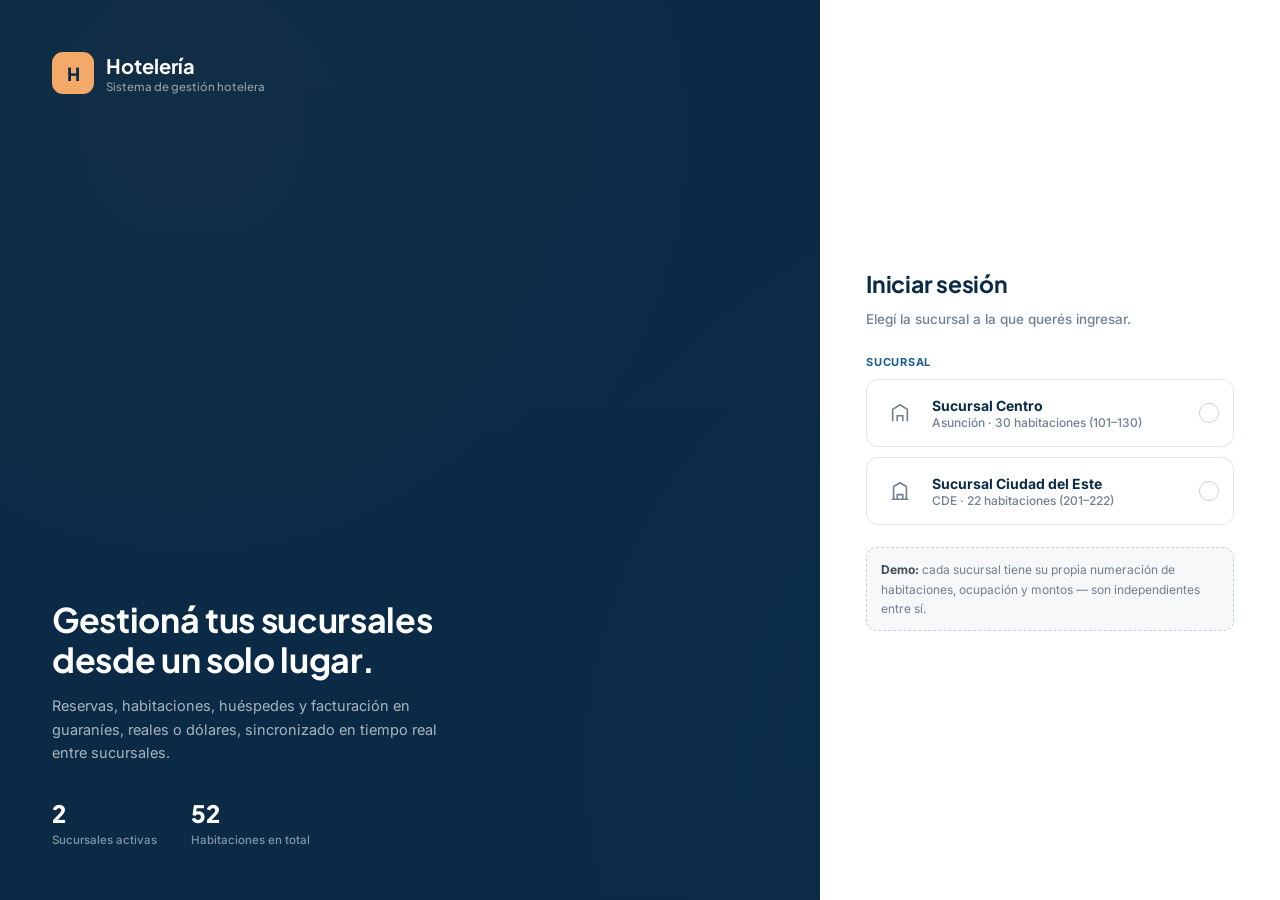
<file: index.html>
<!DOCTYPE html>
<html lang="es">
<head>
<meta charset="UTF-8">
<meta name="viewport" content="width=device-width, initial-scale=1.0">
<title>Hotelería — Iniciar sesión</title>
<link rel="stylesheet" href="assets/styles.css">
<style>
  body.login-body{
    min-height:100vh;
    display:flex;
    background:
      radial-gradient(circle at 15% 15%, rgba(245,169,104,.10), transparent 40%),
      radial-gradient(circle at 85% 85%, rgba(59,138,196,.16), transparent 45%),
      var(--blue-950);
  }
  .login-shell{
    display:grid;
    grid-template-columns:1fr 460px;
    width:100%;
  }
  .login-visual{
    position:relative;
    padding:52px;
    display:flex;
    flex-direction:column;
    justify-content:space-between;
    color:var(--white);
    overflow:hidden;
  }
  .login-visual::before{
    content:'';
    position:absolute;
    inset:0;
    z-index:0;
    /* Imagen de hotel con degradado oscuro encima para legibilidad */
    background:
      linear-gradient(180deg, rgba(10,42,69,.65) 0%, rgba(10,42,69,.85) 100%),
      url('https://images.unsplash.com/photo-1566073771259-6a8506099945?w=1200&h=800&fit=crop&crop=center') center/cover no-repeat;
  }
  .login-visual > *{position:relative; z-index:1;}
  .brandmark{display:flex; align-items:center; gap:12px;}
  .brandmark .mark{
    width:42px; height:42px; border-radius:11px;
    background:var(--orange-400);
    display:flex; align-items:center; justify-content:center;
    font-family:var(--font-display); font-weight:800; font-size:18px; color:var(--blue-950);
  }
  .brandmark .name{font-family:var(--font-display); font-weight:700; font-size:20px;}
  .brandmark .name span{display:block; font-size:11.5px; font-weight:500; color:rgba(255,255,255,.55); margin-top:1px;}

  .visual-copy h2{
    font-size:34px; color:var(--white); line-height:1.18; max-width:460px; font-weight:700;
  }
  .visual-copy p{
    font-size:14.5px; color:rgba(255,255,255,.65); max-width:420px; margin-top:14px; line-height:1.6;
  }
  .visual-stats{display:flex; gap:34px; margin-top:34px;}
  .visual-stats div b{display:block; font-family:var(--font-display); font-size:24px; font-weight:800;}
  .visual-stats div small{font-size:11.5px; color:rgba(255,255,255,.5); font-weight:500;}
  .visual-footer{font-size:12px; color:rgba(255,255,255,.4);}

  .login-panel{
    background:var(--white);
    display:flex; flex-direction:column; justify-content:center;
    padding:52px 46px;
  }
  .login-panel h1{font-size:23px; margin-bottom:6px;}
  .login-panel .lead{font-size:13.5px; color:var(--gray-500); margin-bottom:28px; font-weight:500;}

  .step-label{
    font-size:11px; text-transform:uppercase; letter-spacing:.07em;
    font-weight:700; color:var(--blue-700); margin-bottom:10px;
  }

  .sucursal-options{display:flex; flex-direction:column; gap:10px; margin-bottom:6px;}
  .sucursal-card{
    display:flex; align-items:center; gap:13px;
    border:1.5px solid var(--gray-200);
    border-radius:12px;
    padding:14px;
    cursor:pointer;
    transition:border-color .15s ease, background .15s ease;
    text-align:left;
    background:var(--white);
  }
  .sucursal-card:hover{border-color:var(--blue-500); background:var(--blue-50);}
  .sucursal-card.selected{border-color:var(--blue-700); background:var(--blue-50); box-shadow:0 0 0 3px var(--blue-100);}
  .sucursal-card .icon{
    width:38px; height:38px; border-radius:9px; flex-shrink:0;
    /* Fondo eliminado (antes tenía background:var(--blue-100)) */
    background:transparent;
    color:var(--gray-500);
    display:flex; align-items:center; justify-content:center;
  }
  .sucursal-card .icon svg{width:22px; height:22px; stroke:currentColor;}
  .sucursal-card .info b{display:block; font-size:14px; color:var(--blue-950); font-weight:700;}
  .sucursal-card .info small{font-size:12px; color:var(--gray-500); font-weight:500;}
  .sucursal-card .check{
    margin-left:auto; width:20px; height:20px; border-radius:50%;
    border:1.5px solid var(--gray-300); flex-shrink:0;
    display:flex; align-items:center; justify-content:center;
  }
  .sucursal-card.selected .check{background:var(--blue-700); border-color:var(--blue-700);}
  .sucursal-card.selected .check::after{content:''; width:8px; height:8px; border-radius:50%; background:var(--white);}

  .divider-line{height:1px; background:var(--gray-200); margin:22px 0;}

  .login-form{display:none;}
  .login-form.visible{display:block;}
  .back-link{display:inline-flex; align-items:center; gap:6px; font-size:12.5px; font-weight:600; color:var(--gray-500); margin-bottom:16px; cursor:pointer;}
  .back-link svg{width:14px;height:14px;}
  .back-link:hover{color:var(--blue-700);}

  .form-sucursal-tag{
    display:inline-flex; align-items:center; gap:7px;
    color:var(--orange-500);
    font-size:12.5px; font-weight:700;
    margin-bottom:20px;
  }
  .form-sucursal-tag .dot{width:6px; height:6px; border-radius:50%; background:var(--orange-500);}

  .checkbox-row{display:flex; align-items:center; justify-content:space-between; margin-bottom:22px; font-size:13px;}
  .checkbox-row label{display:flex; align-items:center; gap:7px; color:var(--gray-700); font-weight:500; cursor:pointer;}
  .checkbox-row a{color:var(--blue-700); font-weight:600;}

  .error-msg{
    display:none;
    background:var(--danger-bg); color:var(--danger);
    font-size:12.5px; font-weight:600;
    padding:9px 12px; border-radius:8px; margin-bottom:16px;
  }
  .error-msg.visible{display:block;}

  .demo-hint{
    margin-top:22px; padding:12px 14px;
    background:var(--gray-50); border:1px dashed var(--gray-300);
    border-radius:10px; font-size:12px; color:var(--gray-500); line-height:1.6;
  }
  .demo-hint b{color:var(--gray-700);}

  @media (max-width: 900px){
    .login-shell{grid-template-columns:1fr;}
    .login-visual{display:none;}
  }
</style>
</head>
<body class="login-body">

  <div class="login-shell">
    <!-- Panel visual -->
    <div class="login-visual">
      <div class="brandmark">
        <div class="mark">H</div>
        <div class="name">Hotelería<span>Sistema de gestión hotelera</span></div>
      </div>

      <div class="visual-copy">
        <h2>Gestioná tus sucursales desde un solo lugar.</h2>
        <p>Reservas, habitaciones, huéspedes y facturación en guaraníes, reales o dólares, sincronizado en tiempo real entre sucursales.</p>
        <div class="visual-stats">
          <div><b>2</b><small>Sucursales activas</small></div>
          <div><b>52</b><small>Habitaciones en total</small></div>
        </div>
      </div>
    </div>

    <!-- Panel de login -->
    <div class="login-panel">

      <!-- Paso 1: selección de sucursal -->
      <div id="stepSucursal">
        <h1>Iniciar sesión</h1>
        <p class="lead">Elegí la sucursal a la que querés ingresar.</p>

        <div class="step-label">Sucursal</div>
        <div class="sucursal-options">
          <button type="button" class="sucursal-card" data-sucursal="centro" onclick="seleccionarSucursal('centro')">
            <div class="icon">
              <svg viewBox="0 0 24 24" fill="none" stroke="currentColor" stroke-width="1.8"><path d="M4 21V8l8-5 8 5v13"/><path d="M9 21v-6h6v6"/><path d="M9 12h.01M15 12h.01M9 9h.01M15 9h.01"/></svg>
            </div>
            <div class="info">
              <b>Sucursal Centro</b>
              <small>Asunción · 30 habitaciones (101–130)</small>
            </div>
            <div class="check"></div>
          </button>

          <button type="button" class="sucursal-card" data-sucursal="este" onclick="seleccionarSucursal('este')">
            <div class="icon">
              <svg viewBox="0 0 24 24" fill="none" stroke="currentColor" stroke-width="1.8"><path d="M3 21h18M5 21V7l7-4 7 4v14M9 21v-5h6v5"/></svg>
            </div>
            <div class="info">
              <b>Sucursal Ciudad del Este</b>
              <small>CDE · 22 habitaciones (201–222)</small>
            </div>
            <div class="check"></div>
          </button>
        </div>

        <div class="demo-hint"><b>Demo:</b> cada sucursal tiene su propia numeración de habitaciones, ocupación y montos — son independientes entre sí.</div>
      </div>

      <!-- Paso 2: credenciales -->
      <div id="stepLogin" class="login-form">
        <span class="back-link" onclick="volverASucursal()">
          <svg viewBox="0 0 24 24" fill="none" stroke="currentColor" stroke-width="2"><path d="M19 12H5M12 19l-7-7 7-7"/></svg>
          Cambiar sucursal
        </span>

        <h1>Ingresar al sistema</h1>
        <p class="lead">Ingresá tus credenciales para continuar.</p>

        <div class="form-sucursal-tag"><span class="dot"></span><span id="tagSucursalNombre">Sucursal Centro</span></div>

        <div id="errorMsg" class="error-msg">Usuario o contraseña incorrectos. Probá con las credenciales de demostración.</div>

        <form id="loginForm" onsubmit="return manejarLogin(event)">
          <div class="field">
            <label>Usuario</label>
            <input type="text" id="usuario" placeholder="p. ej. admin" required>
          </div>
          <div class="field">
            <label>Contraseña</label>
            <input type="password" id="password" placeholder="••••••••" required>
          </div>
          <div class="checkbox-row">
            <label><input type="checkbox" checked style="width:auto;"> Recordarme</label>
            <a href="#">¿Olvidaste tu contraseña?</a>
          </div>
          <button type="submit" class="btn btn-primary btn-block">Ingresar</button>
        </form>
      </div>

    </div>
  </div>

<script>
  let sucursalElegida = null;

  const nombresSucursal = {
    centro: 'Sucursal Centro',
    este: 'Sucursal Ciudad del Este'
  };

  // Lista de usuarios válidos (usuario -> contraseña)
  const USUARIOS_VALIDOS = {
    'admin': '1234',
    'prueba': '123456',
    'Yessica': '1234567'
  };

  function seleccionarSucursal(id){
    sucursalElegida = id;
    document.querySelectorAll('.sucursal-card').forEach(c=>{
      c.classList.toggle('selected', c.dataset.sucursal === id);
    });
    setTimeout(()=>{
      document.getElementById('stepSucursal').style.display = 'none';
      document.getElementById('stepLogin').classList.add('visible');
      document.getElementById('tagSucursalNombre').textContent = nombresSucursal[id];
      // Limpiar errores previos al cambiar
      document.getElementById('errorMsg').classList.remove('visible');
    }, 180);
  }

  function volverASucursal(){
    document.getElementById('stepLogin').classList.remove('visible');
    document.getElementById('stepSucursal').style.display = 'block';
    document.getElementById('errorMsg').classList.remove('visible');
  }

  function manejarLogin(e){
    e.preventDefault();
    const usuario = document.getElementById('usuario').value.trim();
    const password = document.getElementById('password').value.trim();
    const errorMsg = document.getElementById('errorMsg');

    // Validar que los campos no estén vacíos
    if(!usuario || !password){
      errorMsg.textContent = 'Por favor, completá ambos campos.';
      errorMsg.classList.add('visible');
      return false;
    }

    // Verificar credenciales contra la lista de usuarios
    if(USUARIOS_VALIDOS.hasOwnProperty(usuario) && USUARIOS_VALIDOS[usuario] === password){
      // Credenciales correctas
      localStorage.setItem('hoteleria_sucursal', sucursalElegida);
      localStorage.setItem('hoteleria_auth', JSON.stringify({
        nombre: usuario,
        rol: 'Recepción',
        usuario: usuario
      }));
      if(!localStorage.getItem('hoteleria_currency')){
        localStorage.setItem('hoteleria_currency', 'PYG');
      }
      window.location.href = 'dashboard.html';
      return false;
    } else {
      errorMsg.textContent = 'Usuario o contraseña incorrectos. Probá con las credenciales de demostración.';
      errorMsg.classList.add('visible');
      return false;
    }
  }
</script>
</body>
</html>
</file>
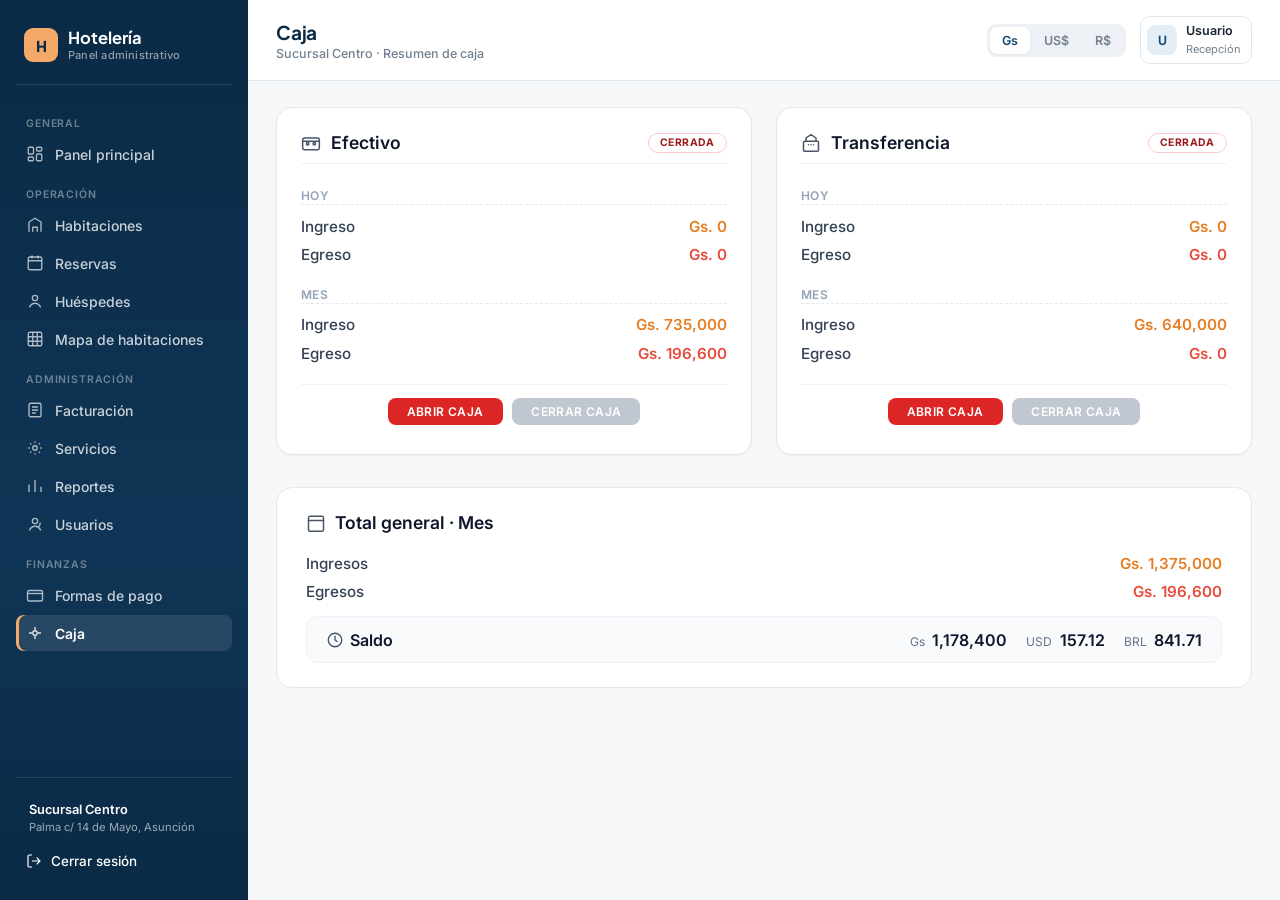
<file: caja.html>
<!DOCTYPE html>
<html lang="es">
<head>
  <meta charset="UTF-8">
  <meta name="viewport" content="width=device-width, initial-scale=1.0">
  <title>Hotelería — Caja</title>
  <link rel="stylesheet" href="assets/styles.css">
  <style>
    .caja-layout {
      display: flex;
      gap: 1.5rem;
      flex-wrap: wrap;
      margin-bottom: 2rem;
    }
    .caja-card {
      flex: 1 1 280px;
      background: #fff;
      border-radius: 16px;
      padding: 1.5rem 1.5rem 1.8rem;
      border: 1px solid #e5e7eb;
      box-shadow: 0 1px 3px rgba(0,0,0,0.04);
      transition: box-shadow 0.2s;
    }
    .caja-card:hover {
      box-shadow: 0 4px 12px rgba(0,0,0,0.04);
    }
    .caja-card .card-title {
      display: flex;
      align-items: center;
      justify-content: space-between;
      font-size: 1.1rem;
      font-weight: 600;
      color: #0f172a;
      margin-bottom: 1.2rem;
      padding-bottom: 0.6rem;
      border-bottom: 1px solid #eef2f6;
    }
    .caja-card .card-title .left {
      display: flex;
      align-items: center;
      gap: 0.6rem;
    }
    .caja-card .card-title .left svg {
      width: 20px;
      height: 20px;
      stroke: #475569;
      stroke-width: 1.8;
      fill: none;
      flex-shrink: 0;
    }

    /* ===== ESTADOS SIN FONDO, SOLO TEXTO Y BORDE ===== */
    .caja-card .estado {
      font-size: 0.65rem;
      font-weight: 700;
      text-transform: uppercase;
      letter-spacing: 0.04em;
      padding: 0.15rem 0.7rem;
      border-radius: 20px;
      border: 1px solid transparent;
    }
    .caja-card .estado.cerrada {
      color: #991b1b;
      border-color: #fecaca;
      background: transparent;
    }
    .caja-card .estado.abierta {
      color: #166534;
      border-color: #bbf7d0;
      background: transparent;
    }

    .period-label {
      display: flex;
      justify-content: space-between;
      font-size: 0.75rem;
      font-weight: 600;
      text-transform: uppercase;
      color: #94a3b8;
      letter-spacing: 0.04em;
      padding: 0.3rem 0 0.1rem;
      border-bottom: 1px dashed #e2e8f0;
      margin-bottom: 0.4rem;
    }
    .period-label + .period-label {
      margin-top: 0.8rem;
    }
    .row-item {
      display: flex;
      justify-content: space-between;
      padding: 0.3rem 0;
      font-size: 0.95rem;
    }
    .row-item .label {
      color: #334155;
      font-weight: 500;
    }
    .row-item .value {
      font-weight: 600;
    }
    .row-item .value.ingreso {
      color: #E67E22;
    }
    .row-item .value.egreso {
      color: #E74C3C;
    }

    /* ===== BOTONES MÁS COMPACTOS ===== */
    .caja-actions {
      display: flex;
      gap: 0.6rem;
      margin-top: 1rem;
      padding-top: 0.8rem;
      border-top: 1px solid #eef2f6;
      justify-content: center;
    }
    .caja-actions button {
      padding: 0.4rem 1.2rem;
      border-radius: 8px;
      border: none;
      font-weight: 600;
      font-size: 0.75rem;
      cursor: pointer;
      transition: background 0.15s;
      text-transform: uppercase;
      letter-spacing: 0.03em;
      min-width: 100px;
      flex: 0 1 auto;
    }
    .btn-abrir {
      background: #dc2626;
      color: #fff;
    }
    .btn-abrir:hover:not(:disabled) {
      background: #b91c1c;
    }
    .btn-abrir:disabled {
      opacity: 0.4;
      cursor: not-allowed;
    }
    .btn-cerrar {
      background: #64748b;
      color: #fff;
    }
    .btn-cerrar:hover:not(:disabled) {
      background: #475569;
    }
    .btn-cerrar:disabled {
      opacity: 0.4;
      cursor: not-allowed;
    }

    .total-box {
      background: #fff;
      border-radius: 16px;
      padding: 1.5rem 1.8rem;
      border: 1px solid #e5e7eb;
      margin-top: 0.5rem;
    }
    .total-box .total-title {
      font-size: 1.1rem;
      font-weight: 600;
      color: #0f172a;
      display: flex;
      align-items: center;
      gap: 0.6rem;
      margin-bottom: 1rem;
    }
    .total-box .total-title svg {
      width: 20px;
      height: 20px;
      stroke: #475569;
      stroke-width: 1.8;
      fill: none;
    }
    .total-row {
      display: flex;
      justify-content: space-between;
      padding: 0.3rem 0;
      font-size: 0.95rem;
    }
    .total-row .label {
      color: #334155;
      font-weight: 500;
    }
    .total-row .value {
      font-weight: 600;
    }
    .total-row .value.ingreso {
      color: #E67E22;
    }
    .total-row .value.egreso {
      color: #E74C3C;
    }

    .saldo-multimoneda {
      display: flex;
      justify-content: space-between;
      align-items: center;
      background: #f8fafc;
      padding: 0.8rem 1.2rem;
      border-radius: 12px;
      margin-top: 0.6rem;
      border: 1px solid #eef2f6;
      flex-wrap: wrap;
      gap: 0.5rem;
    }
    .saldo-multimoneda .saldo-label {
      font-weight: 600;
      color: #0f172a;
      display: flex;
      align-items: center;
      gap: 0.4rem;
    }
    .saldo-multimoneda .saldo-label svg {
      width: 18px;
      height: 18px;
      stroke: #475569;
      stroke-width: 1.8;
      fill: none;
    }
    .saldo-multimoneda .monedas {
      display: flex;
      gap: 1.2rem;
      flex-wrap: wrap;
    }
    .saldo-multimoneda .monedas span {
      font-weight: 600;
      color: #0f172a;
    }
    .saldo-multimoneda .monedas .moneda {
      font-weight: 400;
      color: #64748b;
      font-size: 0.75rem;
      margin-right: 0.2rem;
    }

    @media (max-width: 640px) {
      .caja-card {
        flex: 1 1 100%;
      }
      .saldo-multimoneda {
        flex-direction: column;
        align-items: stretch;
        gap: 0.4rem;
      }
      .saldo-multimoneda .monedas {
        justify-content: space-between;
      }
      .caja-actions button {
        min-width: 80px;
        padding: 0.3rem 0.8rem;
        font-size: 0.7rem;
      }
    }

    /* ===== SIDEBAR CON SCROLL ===== */
    .sidebar {
      overflow-y: auto;
      max-height: 100vh;
      scrollbar-width: thin;
    }
    .sidebar::-webkit-scrollbar {
      width: 4px;
    }
    .sidebar::-webkit-scrollbar-thumb {
      background: #cbd5e1;
      border-radius: 4px;
    }
    .sidebar::-webkit-scrollbar-track {
      background: transparent;
    }

    /* ===== SUCURSAL EN SIDEBAR (dinámico) ===== */
    .sidebar-footer {
      background: transparent;
    }
    .sucursal-info {
      padding: 0.5rem 0.8rem;
      font-size: 0.8rem;
      color: #ffffff;
      line-height: 1.5;
    }
    .sucursal-info .nombre {
      font-weight: 600;
      color: #ffffff;
      display: block;
    }
    .sucursal-info .direccion {
      font-size: 0.7rem;
      color: rgba(255, 255, 255, 0.6);
      display: block;
    }
    .logout-link {
      color: #ffffff !important;
    }
    .logout-link:hover {
      color: rgba(255, 255, 255, 0.7) !important;
    }

    /* ===== MODAL DE CIERRE DE SESIÓN ===== */
    .modal-confirm {
      max-width: 400px;
      width: 90%;
    }
    .modal-confirm .modal-body p {
      font-size: 1rem;
      color: #1e293b;
      margin: 0.5rem 0 1.2rem;
      line-height: 1.6;
    }
    .modal-confirm .modal-foot {
      display: flex;
      gap: 0.8rem;
      justify-content: center;
      padding-top: 0.5rem;
    }
    .modal-confirm .btn-cancel {
      background: #e2e8f0;
      color: #1e293b;
      border: none;
      padding: 0.5rem 1.5rem;
      border-radius: 8px;
      font-weight: 600;
      font-size: 0.9rem;
      cursor: pointer;
      transition: background 0.2s;
      min-width: 100px;
    }
    .modal-confirm .btn-cancel:hover {
      background: #cbd5e1;
    }
    .modal-confirm .btn-danger {
      background: #dc2626;
      color: #fff;
      border: none;
      padding: 0.5rem 1.5rem;
      border-radius: 8px;
      font-weight: 600;
      font-size: 0.9rem;
      cursor: pointer;
      transition: background 0.2s;
      min-width: 100px;
    }
    .modal-confirm .btn-danger:hover {
      background: #b91c1c;
    }
  </style>
</head>
<body>
<div class="mobile-topbar">
  <div class="brandmark"><div class="mark">H</div><span class="brandname">Hotelería</span></div>
  <button class="hamburger-btn" onclick="toggleSidebar()" aria-label="Abrir menú">
    <svg viewBox="0 0 24 24" fill="none" stroke="currentColor" stroke-width="2"><path d="M4 6h16M4 12h16M4 18h16"/></svg>
  </button>
</div>
<div class="sidebar-overlay" onclick="closeSidebar()"></div>
<div class="app-shell">

  <!-- ===== SIDEBAR ACTUALIZADA (con enlace a Servicios) ===== -->
  <aside class="sidebar">
    <div class="sidebar-brand">
      <div class="mark">H</div>
      <div class="name">Hotelería<span>Panel administrativo</span></div>
    </div>

    <div class="nav-group-label">General</div>
    <a class="nav-link" href="dashboard.html">
      <svg viewBox="0 0 24 24" fill="none" stroke="currentColor" stroke-width="1.8"><rect x="3" y="3" width="7" height="9" rx="1.5"/><rect x="14" y="3" width="7" height="5" rx="1.5"/><rect x="14" y="12" width="7" height="9" rx="1.5"/><rect x="3" y="16" width="7" height="5" rx="1.5"/></svg>
      Panel principal
    </a>

    <div class="nav-group-label">Operación</div>
    <a class="nav-link" href="habitaciones.html">
      <svg viewBox="0 0 24 24" fill="none" stroke="currentColor" stroke-width="1.8"><path d="M4 21V8l8-5 8 5v13"/><path d="M9 21v-6h6v6"/></svg>
      Habitaciones
    </a>
    <a class="nav-link" href="reservas.html">
      <svg viewBox="0 0 24 24" fill="none" stroke="currentColor" stroke-width="1.8"><rect x="3" y="4" width="18" height="17" rx="2"/><path d="M3 9h18M8 2v4M16 2v4"/></svg>
      Reservas
    </a>
    <a class="nav-link" href="huespedes.html">
      <svg viewBox="0 0 24 24" fill="none" stroke="currentColor" stroke-width="1.8"><circle cx="12" cy="8" r="3.5"/><path d="M4.5 20.5c1.6-3.6 4.4-5.5 7.5-5.5s5.9 1.9 7.5 5.5"/></svg>
      Huéspedes
    </a>
    <a class="nav-link" href="mapa.html">
      <svg viewBox="0 0 24 24" fill="none" stroke="currentColor" stroke-width="1.8"><rect x="3" y="3" width="18" height="18" rx="2"/><path d="M3 9h18M3 15h18M9 3v18M15 3v18"/></svg>
      Mapa de habitaciones
    </a>

    <div class="nav-group-label">Administración</div>
    <a class="nav-link" href="facturacion.html">
      <svg viewBox="0 0 24 24" fill="none" stroke="currentColor" stroke-width="1.8"><rect x="4" y="3" width="16" height="18" rx="2"/><path d="M8 8h8M8 12h8M8 16h5"/></svg>
      Facturación
    </a>
    <!-- ===== NUEVO ENLACE A SERVICIOS ===== -->
    <a class="nav-link" href="servicios.html">
      <svg viewBox="0 0 24 24" fill="none" stroke="currentColor" stroke-width="1.8"><circle cx="12" cy="12" r="3"/><path d="M19 12h2M3 12h2M12 3v2M12 19v2M5.6 5.6l1.4 1.4M17 17l1.4 1.4M17 7l1.4-1.4M5.6 18.4l1.4-1.4"/></svg>
      Servicios
    </a>
    <a class="nav-link" href="reportes.html">
      <svg viewBox="0 0 24 24" fill="none" stroke="currentColor" stroke-width="1.8"><path d="M4 20V10M12 20V4M20 20v-7"/></svg>
      Reportes
    </a>
    <a class="nav-link" href="usuarios.html">
      <svg viewBox="0 0 24 24" fill="none" stroke="currentColor" stroke-width="1.8"><circle cx="12" cy="8" r="3.5"/><path d="M4.5 20.5c1.6-3.6 4.4-5.5 7.5-5.5s5.9 1.9 7.5 5.5"/><path d="M16.5 16.5c1.6-1.6 2.5-3.8 2.5-6.5"/></svg>
      Usuarios
    </a>

    <div class="nav-group-label">Finanzas</div>
    <a class="nav-link" href="formas.html">
      <svg viewBox="0 0 24 24" fill="none" stroke="currentColor" stroke-width="1.8">
        <rect x="2" y="6" width="20" height="14" rx="2"/><path d="M2 10h20"/>
      </svg>
      Formas de pago
    </a>
    <a class="nav-link active" href="caja.html">
      <svg viewBox="0 0 24 24" fill="none" stroke="currentColor" stroke-width="1.8">
        <circle cx="12" cy="12" r="3"/><path d="M20 12h-4M8 12H4"/><path d="M12 8V4M12 20v-4"/>
      </svg>
      Caja
    </a>

    <div class="sidebar-footer">
      <div class="sucursal-info" id="sucursalSidebar">
        <span class="nombre" id="sucursalNombre">Sucursal Centro</span>
        <span class="direccion" id="sucursalDireccion">Palma c/ 14 de Mayo, Asunción</span>
      </div>
      <a class="logout-link" href="#" onclick="abrirModalCierre(); return false;">
        <svg viewBox="0 0 24 24" fill="none" stroke="currentColor" stroke-width="1.8"><path d="M9 21H5a2 2 0 01-2-2V5a2 2 0 012-2h4M16 17l5-5-5-5M21 12H9"/></svg>
        Cerrar sesión
      </a>
    </div>
  </aside>

  <!-- ===== MAIN ===== -->
  <div class="main">
    <div class="topbar">
      <div>
        <h1>Caja</h1>
        <div class="subtitle" id="subCaja"></div>
      </div>
      <div class="topbar-right">
        <div class="currency-toggle">
          <button data-currency="PYG">Gs</button>
          <button data-currency="USD">US$</button>
          <button data-currency="BRL">R$</button>
        </div>
        <div class="user-chip">
          <div class="avatar" data-user-avatar></div>
          <div class="info"><b data-user-name></b><small data-user-role></small></div>
        </div>
      </div>
    </div>

    <div class="content">
      <div class="caja-layout" id="cajaCards">
        <!-- se llena con JS -->
      </div>
      <div class="total-box" id="totalBox">
        <!-- se llena con JS -->
      </div>
    </div>
  </div>
</div>

<!-- ===== MODAL DE CIERRE DE SESIÓN ===== -->
<div class="modal-overlay" id="modalCierreSesion">
  <div class="modal modal-confirm">
    <div class="modal-head">
      <h3>Confirmar cierre</h3>
      <button class="modal-close" onclick="cerrarModalCierre()">✕</button>
    </div>
    <div class="modal-body">
      <p>¿Está seguro de que desea cerrar sesión? Se perderán los cambios no guardados.</p>
    </div>
    <div class="modal-foot">
      <button class="btn-cancel" onclick="cerrarModalCierre()">Cancelar</button>
      <button class="btn-danger" id="btnConfirmarCierre">Cerrar sesión</button>
    </div>
  </div>
</div>

<!-- ===== MODAL GENÉRICO ===== -->
<div class="modal-overlay" id="modalGenerico">
  <div class="modal">
    <div class="modal-head">
      <h3>Mensaje</h3>
      <button class="modal-close" onclick="cerrarModal()">✕</button>
    </div>
    <div class="modal-body" id="modalMensaje">
      <p>Mensaje</p>
    </div>
    <div class="modal-foot">
      <button class="btn btn-primary" onclick="cerrarModal()">Aceptar</button>
    </div>
  </div>
</div>

<script src="assets/app.js"></script>
<script>
  (function() {
    // ---- Obtener sucursal activa ----
    const suc = getSucursalActual();

    // ---- Datos de caja diferentes según sucursal ----
    function getCajaData(sucId) {
      if (sucId === 'centro') {
        return {
          efectivo: {
            hoy: { ingreso: 0, egreso: 0 },
            mes: { ingreso: 735000, egreso: 196600 },
            abierta: false
          },
          transferencia: {
            hoy: { ingreso: 0, egreso: 0 },
            mes: { ingreso: 640000, egreso: 0 },
            abierta: false
          }
        };
      } else { // 'este'
        return {
          efectivo: {
            hoy: { ingreso: 150000, egreso: 50000 },
            mes: { ingreso: 520000, egreso: 120000 },
            abierta: false
          },
          transferencia: {
            hoy: { ingreso: 80000, egreso: 0 },
            mes: { ingreso: 410000, egreso: 0 },
            abierta: false
          }
        };
      }
    }

    let data = getCajaData(suc.id);
    const TIPO_CAMBIO = { USD: 7500, BRL: 1400 };

    // ---- Actualizar sidebar dinámicamente ----
    const direcciones = {
      centro: 'Palma c/ 14 de Mayo, Asunción',
      este: 'Av. Monseñor Rodríguez, Ciudad del Este'
    };
    document.getElementById('sucursalNombre').textContent = suc.corto || 'Sucursal';
    document.getElementById('sucursalDireccion').textContent = direcciones[suc.id] || '';

    // ---- Subtítulo ----
    document.getElementById('subCaja').textContent = suc.corto + ' · Resumen de caja';

    // ---- Íconos SVG ----
    const iconEfectivo = `<svg viewBox="0 0 24 24" fill="none" stroke="currentColor" stroke-width="1.8" stroke-linecap="round" stroke-linejoin="round"><rect x="2" y="6" width="20" height="14" rx="2"/><path d="M2 10h20"/><circle cx="8" cy="13" r="1.5"/><circle cx="16" cy="13" r="1.5"/></svg>`;
    const iconTransferencia = `<svg viewBox="0 0 24 24" fill="none" stroke="currentColor" stroke-width="1.8" stroke-linecap="round" stroke-linejoin="round"><rect x="3" y="10" width="18" height="12" rx="1.5"/><path d="M6 10V6l6-4 6 4v4"/><path d="M9 14h.01M12 14h.01M15 14h.01"/></svg>`;

    // ---- Renderizar tarjetas ----
    function renderCards() {
      const container = document.getElementById('cajaCards');
      container.innerHTML = '';

      function crearCard(titulo, iconoSVG, datos, key) {
        const card = document.createElement('div');
        card.className = 'caja-card';
        const estadoClase = datos.abierta ? 'abierta' : 'cerrada';
        const estadoTexto = datos.abierta ? 'Abierta' : 'Cerrada';
        card.innerHTML = `
          <div class="card-title">
            <div class="left">${iconoSVG} ${titulo}</div>
            <span class="estado ${estadoClase}">${estadoTexto}</span>
          </div>
          <div class="period-label"><span>Hoy</span> <span></span></div>
          <div class="row-item"><span class="label">Ingreso</span><span class="value ingreso">Gs. ${datos.hoy.ingreso.toLocaleString()}</span></div>
          <div class="row-item"><span class="label">Egreso</span><span class="value egreso">Gs. ${datos.hoy.egreso.toLocaleString()}</span></div>
          <div class="period-label" style="margin-top:0.8rem;"><span>Mes</span> <span></span></div>
          <div class="row-item"><span class="label">Ingreso</span><span class="value ingreso">Gs. ${datos.mes.ingreso.toLocaleString()}</span></div>
          <div class="row-item"><span class="label">Egreso</span><span class="value egreso">Gs. ${datos.mes.egreso.toLocaleString()}</span></div>
          <div class="caja-actions">
            <button class="btn-abrir" data-key="${key}" ${datos.abierta ? 'disabled' : ''}>Abrir caja</button>
            <button class="btn-cerrar" data-key="${key}" ${!datos.abierta ? 'disabled' : ''}>Cerrar caja</button>
          </div>
        `;
        container.appendChild(card);

        card.querySelector('.btn-abrir').addEventListener('click', function() {
          const k = this.dataset.key;
          data[k].abierta = true;
          renderCards();
          mostrarMensaje(`Caja de ${titulo} abierta correctamente.`);
        });

        card.querySelector('.btn-cerrar').addEventListener('click', function() {
          const k = this.dataset.key;
          data[k].abierta = false;
          renderCards();
          mostrarMensaje(`Caja de ${titulo} cerrada.`);
        });
      }

      crearCard('Efectivo', iconEfectivo, data.efectivo, 'efectivo');
      crearCard('Transferencia', iconTransferencia, data.transferencia, 'transferencia');
    }

    // ---- Renderizar total ----
    function renderTotal() {
      const box = document.getElementById('totalBox');
      const totalIngresos = data.efectivo.mes.ingreso + data.transferencia.mes.ingreso;
      const totalEgresos = data.efectivo.mes.egreso + data.transferencia.mes.egreso;
      const saldoGs = totalIngresos - totalEgresos;
      const saldoUsd = saldoGs / TIPO_CAMBIO.USD;
      const saldoBrl = saldoGs / TIPO_CAMBIO.BRL;

      box.innerHTML = `
        <div class="total-title">
          <svg viewBox="0 0 24 24" fill="none" stroke="currentColor" stroke-width="1.8" stroke-linecap="round" stroke-linejoin="round"><rect x="3" y="4" width="18" height="18" rx="2"/><path d="M3 9h18"/></svg>
          Total general · Mes
        </div>
        <div class="total-row"><span class="label">Ingresos</span><span class="value ingreso">Gs. ${totalIngresos.toLocaleString()}</span></div>
        <div class="total-row"><span class="label">Egresos</span><span class="value egreso">Gs. ${totalEgresos.toLocaleString()}</span></div>
        <div class="saldo-multimoneda">
          <span class="saldo-label">
            <svg viewBox="0 0 24 24" fill="none" stroke="currentColor" stroke-width="1.8" stroke-linecap="round" stroke-linejoin="round"><circle cx="12" cy="12" r="9"/><path d="M12 7v5l3 2"/></svg>
            Saldo
          </span>
          <div class="monedas">
            <span><span class="moneda">Gs</span> ${saldoGs.toLocaleString()}</span>
            <span><span class="moneda">USD</span> ${saldoUsd.toFixed(2)}</span>
            <span><span class="moneda">BRL</span> ${saldoBrl.toFixed(2)}</span>
          </div>
        </div>
      `;
    }

    // ---- Mostrar mensaje ----
    function mostrarMensaje(msg) {
      document.getElementById('modalMensaje').querySelector('p').textContent = msg;
      document.getElementById('modalGenerico').classList.add('open');
    }
    window.cerrarModal = function() {
      document.getElementById('modalGenerico').classList.remove('open');
    };

    // ---- Inicializar ----
    renderCards();
    renderTotal();

    window.addEventListener('currencychange', function() {
      renderTotal();
    });

    // ---- Cargar usuario en topbar ----
    const auth = JSON.parse(localStorage.getItem('hoteleria_auth') || '{}');
    if (auth.nombre) {
      document.querySelector('[data-user-name]').textContent = auth.nombre;
      document.querySelector('[data-user-role]').textContent = auth.rol || 'Recepción';
      const avatar = document.querySelector('[data-user-avatar]');
      if (avatar) {
        avatar.textContent = auth.nombre.split(' ').map(w => w[0]).slice(0,2).join('');
      }
    }

    // ============================================================
    //   MODAL DE CIERRE DE SESIÓN
    // ============================================================

    const modalCierre = document.getElementById('modalCierreSesion');
    const btnConfirmar = document.getElementById('btnConfirmarCierre');

    window.abrirModalCierre = function() {
      modalCierre.classList.add('open');
    };

    window.cerrarModalCierre = function() {
      modalCierre.classList.remove('open');
    };

    btnConfirmar.addEventListener('click', function() {
      if (typeof logout === 'function') {
        logout();
      } else {
        localStorage.removeItem('hoteleria_auth');
        localStorage.removeItem('hoteleria_sucursal');
        window.location.href = 'index.html';
      }
      modalCierre.classList.remove('open');
    });

    modalCierre.addEventListener('click', function(e) {
      if (e.target === modalCierre) {
        modalCierre.classList.remove('open');
      }
    });

  })();
</script>
</body>
</html>
</file>
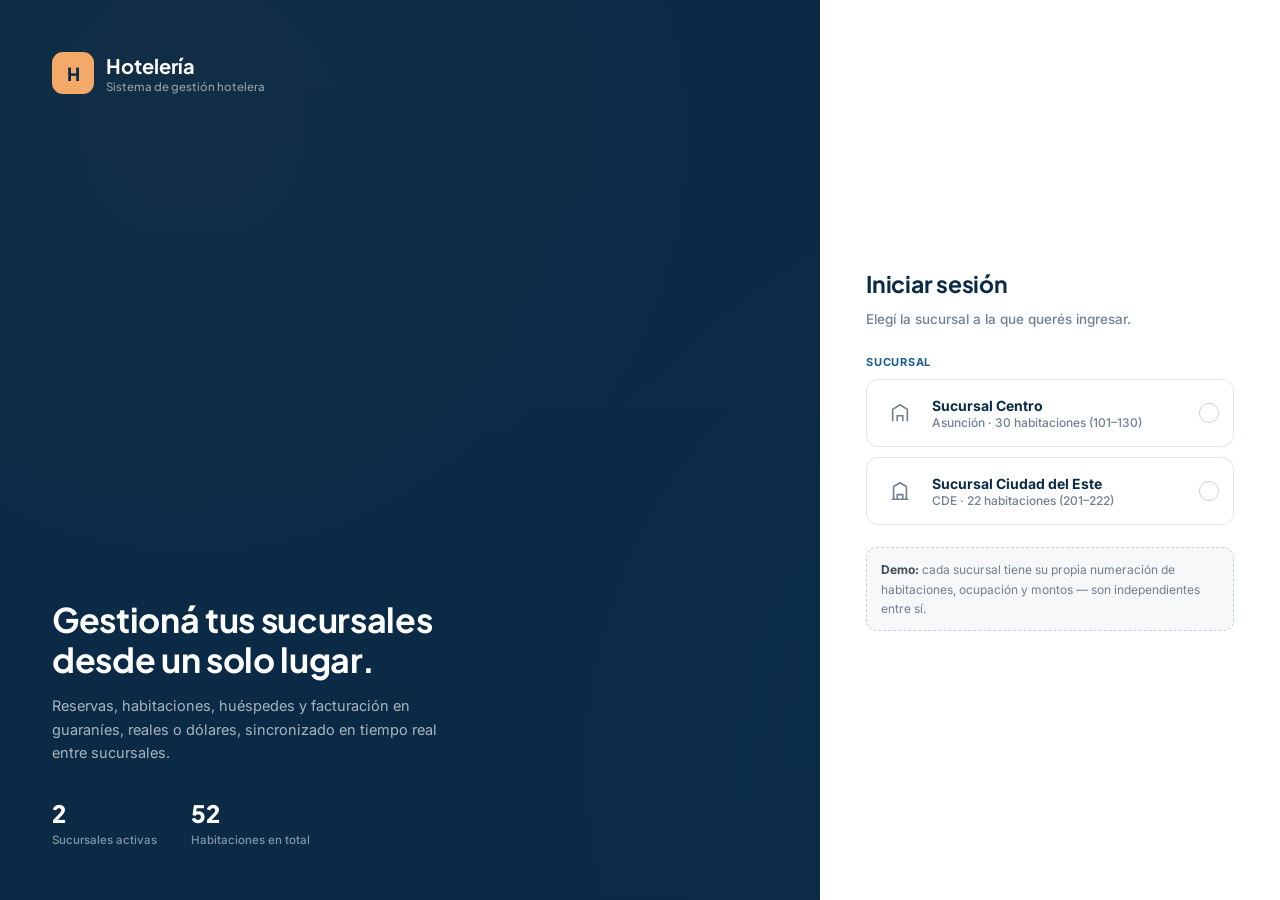
<file: dashboard.html>
<!DOCTYPE html>
<html lang="es">
<head>
<meta charset="UTF-8">
<meta name="viewport" content="width=device-width, initial-scale=1.0">
<title>Hotelería — Panel principal</title>
<link rel="stylesheet" href="assets/styles.css">
<style>
  /* ===== SIDEBAR CON SCROLL ===== */
  .sidebar {
    overflow-y: auto;
    max-height: 100vh;
    scrollbar-width: thin;
  }
  .sidebar::-webkit-scrollbar {
    width: 4px;
  }
  .sidebar::-webkit-scrollbar-thumb {
    background: #cbd5e1;
    border-radius: 4px;
  }
  .sidebar::-webkit-scrollbar-track {
    background: transparent;
  }

  /* ===== SUCURSAL EN SIDEBAR ===== */
  .sidebar-footer {
    background: transparent;
  }
  .sucursal-info {
    padding: 0.5rem 0.8rem;
    font-size: 0.8rem;
    color: #ffffff;
    line-height: 1.5;
  }
  .sucursal-info .nombre {
    font-weight: 600;
    color: #ffffff;
    display: block;
  }
  .sucursal-info .direccion {
    font-size: 0.7rem;
    color: rgba(255, 255, 255, 0.6);
    display: block;
  }
  .logout-link {
    color: #ffffff !important;
  }
  .logout-link:hover {
    color: rgba(255, 255, 255, 0.7) !important;
  }

  /* ===== MODAL DE CIERRE DE SESIÓN ===== */
  .modal-confirm {
    max-width: 400px;
    width: 90%;
  }
  .modal-confirm .modal-body p {
    font-size: 1rem;
    color: #1e293b;
    margin: 0.5rem 0 1.2rem;
    line-height: 1.6;
  }
  .modal-confirm .modal-foot {
    display: flex;
    gap: 0.8rem;
    justify-content: center;
    padding-top: 0.5rem;
  }
  .modal-confirm .btn-cancel {
    background: #e2e8f0;
    color: #1e293b;
    border: none;
    padding: 0.5rem 1.5rem;
    border-radius: 8px;
    font-weight: 600;
    font-size: 0.9rem;
    cursor: pointer;
    transition: background 0.2s;
    min-width: 100px;
  }
  .modal-confirm .btn-cancel:hover {
    background: #cbd5e1;
  }
  .modal-confirm .btn-danger {
    background: #dc2626;
    color: #fff;
    border: none;
    padding: 0.5rem 1.5rem;
    border-radius: 8px;
    font-weight: 600;
    font-size: 0.9rem;
    cursor: pointer;
    transition: background 0.2s;
    min-width: 100px;
  }
  .modal-confirm .btn-danger:hover {
    background: #b91c1c;
  }

  /* ===== PAGINACIÓN ===== */
  .pagination {
    display: flex;
    justify-content: flex-end;
    align-items: center;
    gap: 0.5rem;
    margin-top: 0.6rem;
    font-size: 0.8rem;
    color: #64748b;
  }
  .pagination button {
    background: #e2e8f0;
    border: none;
    padding: 0.2rem 0.8rem;
    border-radius: 4px;
    cursor: pointer;
    font-weight: 600;
    transition: background 0.15s;
  }
  .pagination button:hover {
    background: #cbd5e1;
  }
  .pagination button:disabled {
    opacity: 0.4;
    cursor: not-allowed;
  }
  .pagination .page-info {
    margin: 0 0.3rem;
  }
</style>
</head>
<body>
<div class="mobile-topbar">
  <div class="brandmark"><div class="mark">H</div><span class="brandname">Hotelería</span></div>
  <button class="hamburger-btn" onclick="toggleSidebar()" aria-label="Abrir menú">
    <svg viewBox="0 0 24 24" fill="none" stroke="currentColor" stroke-width="2"><path d="M4 6h16M4 12h16M4 18h16"/></svg>
  </button>
</div>
<div class="sidebar-overlay" onclick="closeSidebar()"></div>
<div class="app-shell">

  <!-- ===== SIDEBAR (CON SERVICIOS) ===== -->
  <aside class="sidebar">
    <div class="sidebar-brand">
      <div class="mark">H</div>
      <div class="name">Hotelería<span>Panel administrativo</span></div>
    </div>

    <div class="nav-group-label">General</div>
    <a class="nav-link active" href="dashboard.html">
      <svg viewBox="0 0 24 24" fill="none" stroke="currentColor" stroke-width="1.8"><rect x="3" y="3" width="7" height="9" rx="1.5"/><rect x="14" y="3" width="7" height="5" rx="1.5"/><rect x="14" y="12" width="7" height="9" rx="1.5"/><rect x="3" y="16" width="7" height="5" rx="1.5"/></svg>
      Panel principal
    </a>

    <div class="nav-group-label">Operación</div>
    <a class="nav-link" href="habitaciones.html">
      <svg viewBox="0 0 24 24" fill="none" stroke="currentColor" stroke-width="1.8"><path d="M4 21V8l8-5 8 5v13"/><path d="M9 21v-6h6v6"/></svg>
      Habitaciones
    </a>
    <a class="nav-link" href="reservas.html">
      <svg viewBox="0 0 24 24" fill="none" stroke="currentColor" stroke-width="1.8"><rect x="3" y="4" width="18" height="17" rx="2"/><path d="M3 9h18M8 2v4M16 2v4"/></svg>
      Reservas
    </a>
    <a class="nav-link" href="huespedes.html">
      <svg viewBox="0 0 24 24" fill="none" stroke="currentColor" stroke-width="1.8"><circle cx="12" cy="8" r="3.5"/><path d="M4.5 20.5c1.6-3.6 4.4-5.5 7.5-5.5s5.9 1.9 7.5 5.5"/></svg>
      Huéspedes
    </a>
    <a class="nav-link" href="mapa.html">
      <svg viewBox="0 0 24 24" fill="none" stroke="currentColor" stroke-width="1.8"><rect x="3" y="3" width="18" height="18" rx="2"/><path d="M3 9h18M3 15h18M9 3v18M15 3v18"/></svg>
      Mapa de habitaciones
    </a>

    <div class="nav-group-label">Administración</div>
    <a class="nav-link" href="facturacion.html">
      <svg viewBox="0 0 24 24" fill="none" stroke="currentColor" stroke-width="1.8"><rect x="4" y="3" width="16" height="18" rx="2"/><path d="M8 8h8M8 12h8M8 16h5"/></svg>
      Facturación
    </a>
    <!-- NUEVO: Enlace a Servicios adicionales -->
    <a class="nav-link" href="servicios.html">
      <svg viewBox="0 0 24 24" fill="none" stroke="currentColor" stroke-width="1.8"><circle cx="12" cy="12" r="3"/><path d="M19 12h2M3 12h2M12 3v2M12 19v2M5.6 5.6l1.4 1.4M17 17l1.4 1.4M17 7l1.4-1.4M5.6 18.4l1.4-1.4"/></svg>
      Servicios
    </a>
    <a class="nav-link" href="reportes.html">
      <svg viewBox="0 0 24 24" fill="none" stroke="currentColor" stroke-width="1.8"><path d="M4 20V10M12 20V4M20 20v-7"/></svg>
      Reportes
    </a>
    <a class="nav-link" href="usuarios.html">
      <svg viewBox="0 0 24 24" fill="none" stroke="currentColor" stroke-width="1.8"><circle cx="12" cy="8" r="3.5"/><path d="M4.5 20.5c1.6-3.6 4.4-5.5 7.5-5.5s5.9 1.9 7.5 5.5"/><path d="M16.5 16.5c1.6-1.6 2.5-3.8 2.5-6.5"/></svg>
      Usuarios
    </a>

    <div class="nav-group-label">Finanzas</div>
    <a class="nav-link" href="formas.html">
      <svg viewBox="0 0 24 24" fill="none" stroke="currentColor" stroke-width="1.8"><rect x="2" y="6" width="20" height="14" rx="2"/><path d="M2 10h20"/></svg>
      Formas de pago
    </a>
    <a class="nav-link" href="caja.html">
      <svg viewBox="0 0 24 24" fill="none" stroke="currentColor" stroke-width="1.8"><circle cx="12" cy="12" r="3"/><path d="M20 12h-4M8 12H4"/><path d="M12 8V4M12 20v-4"/></svg>
      Caja
    </a>

    <div class="sidebar-footer">
      <div class="sucursal-info" id="sucursalSidebar">
        <span class="nombre" id="sucursalNombre">Sucursal Centro</span>
        <span class="direccion" id="sucursalDireccion">Palma c/ 14 de Mayo, Asunción</span>
      </div>
      <a class="logout-link" href="#" onclick="abrirModalCierre(); return false;">
        <svg viewBox="0 0 24 24" fill="none" stroke="currentColor" stroke-width="1.8"><path d="M9 21H5a2 2 0 01-2-2V5a2 2 0 012-2h4M16 17l5-5-5-5M21 12H9"/></svg>
        Cerrar sesión
      </a>
    </div>
  </aside>

  <!-- ===== MAIN ===== -->
  <div class="main">
    <div class="topbar">
      <div>
        <h1>Panel principal</h1>
        <div class="subtitle" id="fechaHoy"></div>
      </div>
      <div class="topbar-right">
        <div class="currency-toggle">
          <button data-currency="PYG">Gs</button>
          <button data-currency="USD">US$</button>
          <button data-currency="BRL">R$</button>
        </div>
        <div class="user-chip">
          <div class="avatar" data-user-avatar></div>
          <div class="info"><b data-user-name></b><small data-user-role></small></div>
        </div>
      </div>
    </div>

    <div class="content">

      <!-- ===== ESTADÍSTICAS ===== -->
      <div class="grid grid-4" style="margin-bottom:22px;">
        <div class="stat-card">
          <div class="stat-top">
            <div class="icon-box"><svg viewBox="0 0 24 24" fill="none" stroke="currentColor" stroke-width="1.8"><path d="M4 21V8l8-5 8 5v13"/><path d="M9 21v-6h6v6"/></svg></div>
            <span class="delta up">+4.2%</span>
          </div>
          <div class="value" id="statOcupacion">—</div>
          <div class="label">Ocupación de hoy</div>
        </div>
        <div class="stat-card">
          <div class="stat-top">
            <div class="icon-box"><svg viewBox="0 0 24 24" fill="none" stroke="currentColor" stroke-width="1.8"><rect x="3" y="4" width="18" height="17" rx="2"/><path d="M3 9h18"/></svg></div>
            <span class="delta up">+2</span>
          </div>
          <div class="value" id="statCheckins">—</div>
          <div class="label">Check-ins de hoy</div>
        </div>
        <div class="stat-card">
          <div class="stat-top">
            <div class="icon-box"><svg viewBox="0 0 24 24" fill="none" stroke="currentColor" stroke-width="1.8"><circle cx="12" cy="8" r="3.5"/><path d="M4.5 20.5c1.6-3.6 4.4-5.5 7.5-5.5s5.9 1.9 7.5 5.5"/></svg></div>
            <span class="delta down">-1</span>
          </div>
          <div class="value" id="statHuespedes">—</div>
          <div class="label">Huéspedes hospedados</div>
        </div>
        <div class="stat-card accent">
          <div class="stat-top">
            <div class="icon-box"><svg viewBox="0 0 24 24" fill="none" stroke="currentColor" stroke-width="1.8"><path d="M12 1v22M17 5H9.5a3.5 3.5 0 000 7h5a3.5 3.5 0 010 7H6"/></svg></div>
            <span class="delta up">+8.1%</span>
          </div>
          <div class="value" id="statIngresos">—</div>
          <div class="label">Ingresos del mes</div>
        </div>
      </div>

      <!-- ===== RESERVAS RECIENTES CON PAGINACIÓN ===== -->
      <div class="card">
        <div class="card-header">
          <h3>Reservas recientes</h3>
          <a href="reservas.html" class="btn btn-outline btn-sm">Ver todas</a>
        </div>
        <div class="table-wrap">
          <table>
            <thead>
              <tr>
                <th>Código</th><th>Huésped</th><th>Habitación</th><th>Check-in</th><th>Check-out</th><th>Total</th><th>Estado</th>
              </tr>
            </thead>
            <tbody id="tablaReservasRecientes"></tbody>
          </table>
        </div>
        <div class="pagination" id="paginacionReservas">
          <button id="resPrev" disabled>‹</button>
          <span class="page-info" id="resPaginaInfo">Página 1 de 1</span>
          <button id="resNext" disabled>›</button>
        </div>
      </div>

    </div> <!-- /content -->
  </div> <!-- /main -->
</div> <!-- /app-shell -->

<!-- ===== MODAL DE CIERRE DE SESIÓN ===== -->
<div class="modal-overlay" id="modalCierreSesion">
  <div class="modal modal-confirm">
    <div class="modal-head">
      <h3>Confirmar cierre</h3>
      <button class="modal-close" onclick="cerrarModalCierre()">✕</button>
    </div>
    <div class="modal-body">
      <p>¿Está seguro de que desea cerrar sesión? Se perderán los cambios no guardados.</p>
    </div>
    <div class="modal-foot">
      <button class="btn-cancel" onclick="cerrarModalCierre()">Cancelar</button>
      <button class="btn-danger" id="btnConfirmarCierre">Cerrar sesión</button>
    </div>
  </div>
</div>

<script src="assets/app.js"></script>
<script>
  // ---- Modal de cierre de sesión ----
  (function() {
    const modalCierre = document.getElementById('modalCierreSesion');
    const btnConfirmar = document.getElementById('btnConfirmarCierre');

    window.abrirModalCierre = function() {
      modalCierre.classList.add('open');
    };
    window.cerrarModalCierre = function() {
      modalCierre.classList.remove('open');
    };
    btnConfirmar.addEventListener('click', function() {
      if (typeof logout === 'function') {
        logout();
      } else {
        localStorage.removeItem('hoteleria_auth');
        localStorage.removeItem('hoteleria_sucursal');
        window.location.href = 'index.html';
      }
      modalCierre.classList.remove('open');
    });
    modalCierre.addEventListener('click', function(e) {
      if (e.target === modalCierre) modalCierre.classList.remove('open');
    });
  })();

  // ---- Código del dashboard con datos y paginación ----
  requireAuth();
  const suc = getSucursalActual();

  // ---- Sidebar dinámico ----
  const direcciones = {
    centro: 'Palma c/ 14 de Mayo, Asunción',
    este: 'Av. Monseñor Rodríguez, Ciudad del Este'
  };
  document.getElementById('sucursalNombre').textContent = suc.corto || 'Sucursal';
  document.getElementById('sucursalDireccion').textContent = direcciones[suc.id] || '';

  // ---- Fecha ----
  document.getElementById('fechaHoy').textContent =
    new Date().toLocaleDateString('es-PY', { weekday:'long', day:'numeric', month:'long', year:'numeric' }) + ' · ' + suc.corto;

  // ================================================================
  //  1. DATOS DE HABITACIONES, RESERVAS Y HUÉSPEDES
  // ================================================================
  function generarHabitaciones(suc) {
    const prefijo = suc.prefijoHabitacion || 1;
    const total = suc.id === 'centro' ? 28 : 22;
    const habitaciones = [];
    const tipos = ['Individual', 'Doble', 'Suite', 'Doble', 'Individual'];
    for (let i = 0; i < total; i++) {
      const numero = `${prefijo}${100 + i}`;
      const tipo = tipos[i % tipos.length];
      const piso = Math.floor(i / 6) + 1;
      habitaciones.push({
        numero,
        tipo,
        piso,
        capacidad: tipo === 'Suite' ? 3 : (tipo === 'Doble' ? 2 : 1),
        precio: 150000 + Math.floor(Math.random() * 350000),
        estado: 'disponible',
        ultimaLimpieza: `2026-07-${String(10 + i % 15).padStart(2, '0')}`
      });
    }
    return habitaciones;
  }

  let habitaciones = generarHabitaciones(suc);

  const nombresHuespedes = [
    'Ana Pérez', 'Luis Gómez', 'María Rodríguez', 'Carlos López',
    'Laura Fernández', 'Jorge Martínez', 'Sofía González', 'Miguel Sánchez',
    'Elena Ruiz', 'Pablo Díaz', 'Martín Ferreira', 'Lucía Acosta',
    'Roberto Silva', 'Carla Méndez', 'Diego Benítez'
  ];
  const paises = ['Paraguay', 'Argentina', 'Brasil', 'Uruguay', 'Chile'];

  const cantidadHuespedes = suc.id === 'centro' ? 28 : 16;
  const huespedes = [];
  for (let i = 0; i < cantidadHuespedes; i++) {
    const nombre = nombresHuespedes[i % nombresHuespedes.length];
    const documento = `${Math.floor(Math.random() * 10000000)}`;
    const pais = paises[i % paises.length];
    const telefono = `+595 9${Math.floor(Math.random() * 10000000)}`;
    const email = `${nombre.toLowerCase().replace(' ', '.')}@ejemplo.com`;
    const estadias = Math.floor(Math.random() * 8) + 1;
    const ultimaVisita = `2026-07-${String(10 + i % 15).padStart(2, '0')}`;
    huespedes.push({ nombre, documento, pais, telefono, email, estadias, ultimaVisita });
  }

  // Reservas
  const nombres = ['Ana Pérez', 'Luis Gómez', 'María Rodríguez', 'Carlos López', 'Laura Fernández', 'Jorge Martínez', 'Sofía González', 'Miguel Sánchez', 'Elena Ruiz', 'Pablo Díaz'];
  const tipos = ['Individual', 'Doble', 'Suite'];
  const estadosRes = ['confirmada', 'pendiente', 'cancelada'];
  const cantidadReservas = suc.id === 'centro' ? 32 : 18;
  const reservas = [];
  for (let i = 0; i < cantidadReservas; i++) {
    const huesped = nombres[i % nombres.length];
    const habitacion = `${suc.prefijoHabitacion || 1}${100 + i}`;
    const checkin = `2026-07-${String(15 + i % 10).padStart(2, '0')}`;
    const checkout = `2026-07-${String(20 + i % 10).padStart(2, '0')}`;
    const noches = Math.floor(Math.random() * 4) + 1;
    const totalPYG = (Math.floor(Math.random() * 500000) + 300000) * noches;
    const estado = estadosRes[i % estadosRes.length];
    const tipo = tipos[i % tipos.length];
    reservas.push({
      id: `RES-${1000 + i}`,
      huesped,
      habitacion,
      tipo,
      checkin,
      checkout,
      noches,
      totalPYG,
      estado
    });
  }

  // Distribución de estados de habitaciones
  const distribucionCentro = [
    'ocupada','ocupada','disponible','ocupada','limpieza','mantenimiento','ocupada','disponible',
    'ocupada','limpieza','ocupada','disponible','ocupada','ocupada','limpieza','mantenimiento',
    'disponible','ocupada','limpieza','ocupada','disponible','ocupada','limpieza','mantenimiento'
  ];
  const distribucionEste = [
    'disponible','disponible','ocupada','disponible','limpieza','disponible','ocupada','disponible',
    'disponible','limpieza','disponible','ocupada','disponible','limpieza','ocupada','disponible',
    'ocupada','disponible','limpieza','disponible','ocupada','disponible','limpieza','disponible'
  ];
  const distribucion = suc.id === 'centro' ? distribucionCentro : distribucionEste;
  habitaciones = habitaciones.map((h, i) => {
    if (i < distribucion.length) {
      h.estado = distribucion[i];
    } else {
      const restantes = ['disponible', 'ocupada', 'limpieza', 'mantenimiento'];
      h.estado = restantes[i % restantes.length];
    }
    return h;
  });

  // ================================================================
  //  2. RENDERIZADO CON PAGINACIÓN EN RESERVAS
  // ================================================================

  let resPage = 0;
  const resPageSize = 5;

  function pintarStats() {
    const cur = getCurrentCurrency();
    const ocupadas = habitaciones.filter(h => h.estado === 'ocupada').length;
    const total = habitaciones.length;
    const pct = total ? Math.round((ocupadas / total) * 100) : 0;
    document.getElementById('statOcupacion').textContent = pct + '%';
    document.getElementById('statCheckins').textContent = reservas.filter(r => r.estado === 'confirmada').length;
    document.getElementById('statHuespedes').textContent = huespedes.length;
    const ingresos = reservas.reduce((a, r) => a + (r.estado !== 'cancelada' ? r.totalPYG : 0), 0);
    document.getElementById('statIngresos').textContent = formatMoney(ingresos, cur);
  }

  function pintarReservasRecientes() {
    const cur = getCurrentCurrency();
    const start = resPage * resPageSize;
    const end = start + resPageSize;
    const pageItems = reservas.slice(start, end);
    const totalPages = Math.ceil(reservas.length / resPageSize) || 1;

    const tbody = document.getElementById('tablaReservasRecientes');
    tbody.innerHTML = pageItems.map(r => `
      <tr>
        <td class="cell-strong mono">${r.id}</td>
        <td>${r.huesped}</td>
        <td>${r.habitacion}</td>
        <td class="cell-muted">${r.checkin}</td>
        <td class="cell-muted">${r.checkout}</td>
        <td class="mono cell-strong">${formatMoney(r.totalPYG, cur)}</td>
        <td><span class="badge badge-${r.estado}">${r.estado.charAt(0).toUpperCase()+r.estado.slice(1)}</span></td>
      </tr>
    `).join('');

    document.getElementById('resPaginaInfo').textContent = `Página ${resPage+1} de ${totalPages}`;
    document.getElementById('resPrev').disabled = resPage === 0;
    document.getElementById('resNext').disabled = resPage >= totalPages - 1;
  }

  function pintarTodo() {
    pintarStats();
    pintarReservasRecientes();
  }

  // ---- Eventos de paginación ----
  document.getElementById('resPrev').addEventListener('click', function() {
    if (resPage > 0) { resPage--; pintarReservasRecientes(); }
  });
  document.getElementById('resNext').addEventListener('click', function() {
    const totalPages = Math.ceil(reservas.length / resPageSize) || 1;
    if (resPage < totalPages - 1) { resPage++; pintarReservasRecientes(); }
  });

  // ---- Inicializar y escuchar cambios de moneda ----
  pintarTodo();
  window.addEventListener('currencychange', pintarTodo);
</script>
</body>
</html>
</file>
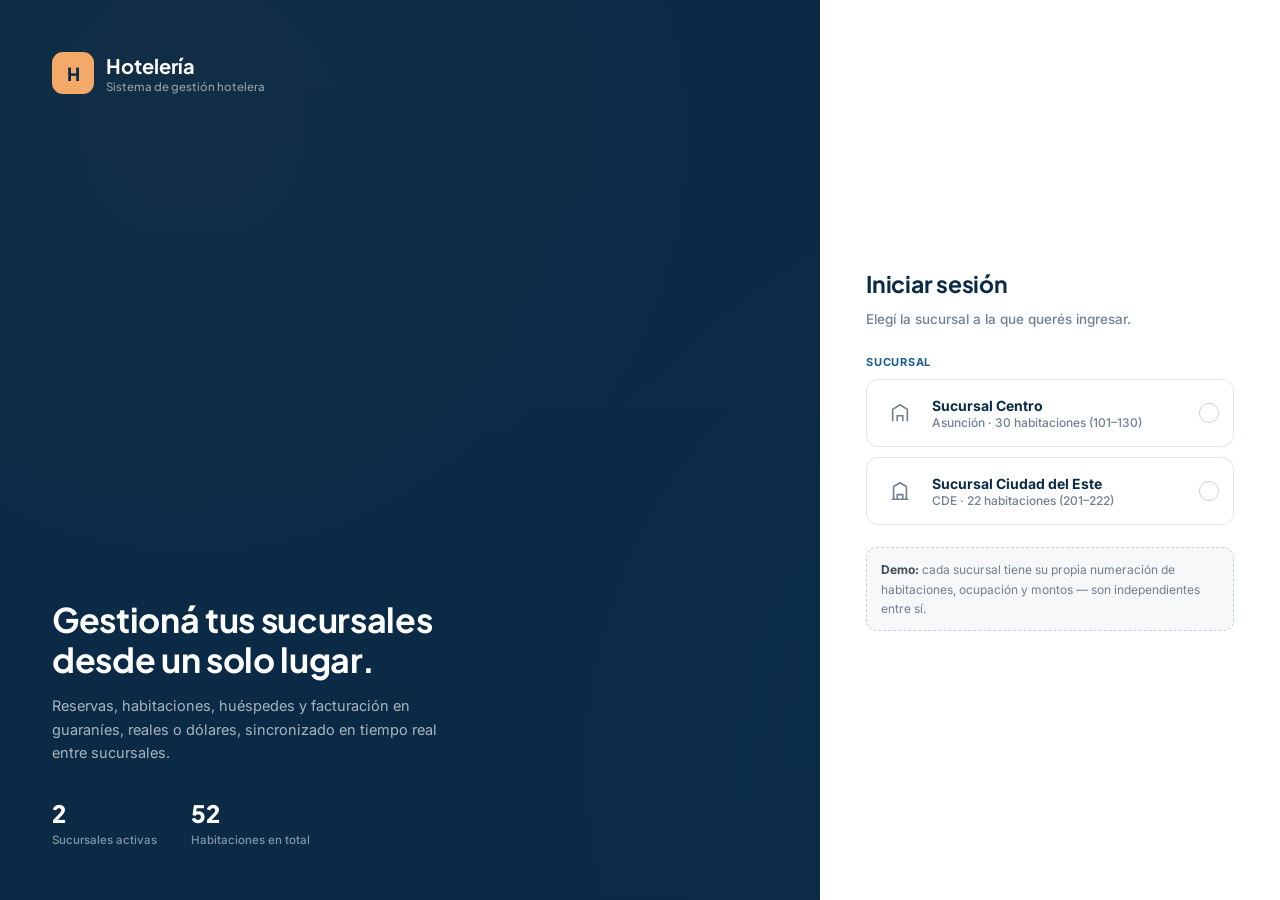
<file: facturacion.html>
<!DOCTYPE html>
<html lang="es">
<head>
<meta charset="UTF-8">
<meta name="viewport" content="width=device-width, initial-scale=1.0">
<title>Hotelería — Facturación</title>
<link rel="stylesheet" href="assets/styles.css">
<style>
  /* ===== SIDEBAR CON SCROLL ===== */
  .sidebar {
    overflow-y: auto;
    max-height: 100vh;
    scrollbar-width: thin;
  }
  .sidebar::-webkit-scrollbar {
    width: 4px;
  }
  .sidebar::-webkit-scrollbar-thumb {
    background: #cbd5e1;
    border-radius: 4px;
  }
  .sidebar::-webkit-scrollbar-track {
    background: transparent;
  }

  /* ===== SUCURSAL EN SIDEBAR ===== */
  .sidebar-footer {
    background: transparent;
  }
  .sucursal-info {
    padding: 0.5rem 0.8rem;
    font-size: 0.8rem;
    color: #ffffff;
    line-height: 1.5;
  }
  .sucursal-info .nombre {
    font-weight: 600;
    color: #ffffff;
    display: block;
  }
  .sucursal-info .direccion {
    font-size: 0.7rem;
    color: rgba(255, 255, 255, 0.6);
    display: block;
  }
  .logout-link {
    color: #ffffff !important;
  }
  .logout-link:hover {
    color: rgba(255, 255, 255, 0.7) !important;
  }

  /* ===== MODAL DE CIERRE DE SESIÓN ===== */
  .modal-confirm {
    max-width: 400px;
    width: 90%;
  }
  .modal-confirm .modal-body p {
    font-size: 1rem;
    color: #1e293b;
    margin: 0.5rem 0 1.2rem;
    line-height: 1.6;
  }
  .modal-confirm .modal-foot {
    display: flex;
    gap: 0.8rem;
    justify-content: center;
    padding-top: 0.5rem;
  }
  .modal-confirm .btn-cancel {
    background: #e2e8f0;
    color: #1e293b;
    border: none;
    padding: 0.5rem 1.5rem;
    border-radius: 8px;
    font-weight: 600;
    font-size: 0.9rem;
    cursor: pointer;
    transition: background 0.2s;
    min-width: 100px;
  }
  .modal-confirm .btn-cancel:hover {
    background: #cbd5e1;
  }
  .modal-confirm .btn-danger {
    background: #dc2626;
    color: #fff;
    border: none;
    padding: 0.5rem 1.5rem;
    border-radius: 8px;
    font-weight: 600;
    font-size: 0.9rem;
    cursor: pointer;
    transition: background 0.2s;
    min-width: 100px;
  }
  .modal-confirm .btn-danger:hover {
    background: #b91c1c;
  }

  /* ===== ESTILOS PARA IMPRESIÓN ===== */
  .print-modal .modal {
    max-width: 720px;
  }
  .print-modal .modal-body {
    padding: 0.5rem 1.5rem 1.5rem;
  }

  .print-toggle {
    display: flex;
    gap: 0.5rem;
    margin-bottom: 1.2rem;
    justify-content: center;
  }
  .print-toggle button {
    padding: 0.4rem 1.5rem;
    border-radius: 30px;
    border: 1px solid #d1d5db;
    background: #fff;
    font-weight: 600;
    font-size: 0.8rem;
    cursor: pointer;
    transition: all 0.15s;
    color: #374151;
  }
  .print-toggle button.active {
    background: #1e293b;
    color: #fff;
    border-color: #1e293b;
  }
  .print-toggle button:hover:not(.active) {
    background: #f1f5f9;
  }

  /* ===== VISTA PREVIA PROFESIONAL ===== */
  .print-preview {
    background: #fff;
    padding: 1.5rem 2rem;
    border-radius: 4px;
    border: 1px solid #d1d5db;
    font-size: 0.85rem;
    line-height: 1.6;
    color: #1e293b;
    font-family: 'Courier New', monospace;
  }
  .print-preview .empresa {
    text-align: center;
    border-bottom: 2px solid #1e293b;
    padding-bottom: 0.5rem;
    margin-bottom: 1rem;
  }
  .print-preview .empresa .nombre {
    font-size: 1.3rem;
    font-weight: 700;
    letter-spacing: 1px;
  }
  .print-preview .empresa .datos {
    font-size: 0.7rem;
    color: #475569;
  }
  .print-preview .titulo-factura {
    text-align: center;
    font-size: 1.1rem;
    font-weight: 700;
    margin: 0.3rem 0 0.6rem;
    letter-spacing: 2px;
  }
  .print-preview .info-cliente {
    display: flex;
    justify-content: space-between;
    margin: 0.4rem 0 0.8rem;
    font-size: 0.8rem;
  }
  .print-preview .info-cliente span {
    font-weight: 600;
  }
  .print-preview table {
    width: 100%;
    border-collapse: collapse;
    margin: 0.6rem 0;
    font-size: 0.75rem;
  }
  .print-preview table th {
    text-align: left;
    border-bottom: 2px solid #1e293b;
    padding: 0.2rem 0.1rem;
    font-weight: 700;
    color: #1e293b;
  }
  .print-preview table td {
    padding: 0.2rem 0.1rem;
    border-bottom: 1px dashed #e2e8f0;
  }
  .print-preview table td:last-child,
  .print-preview table th:last-child {
    text-align: right;
  }
  .print-preview .totales {
    margin-top: 0.6rem;
    text-align: right;
    border-top: 2px solid #1e293b;
    padding-top: 0.4rem;
  }
  .print-preview .totales .linea {
    display: flex;
    justify-content: flex-end;
    gap: 2rem;
    font-weight: 500;
  }
  .print-preview .totales .total {
    font-size: 1.1rem;
    font-weight: 700;
  }
  .print-preview .metodo {
    margin-top: 0.4rem;
    text-align: right;
    font-size: 0.8rem;
    color: #475569;
  }
  .print-preview .footer-legal {
    border-top: 1px solid #d1d5db;
    margin-top: 0.8rem;
    padding-top: 0.4rem;
    text-align: center;
    font-size: 0.65rem;
    color: #64748b;
  }

  /* ===== TICKET (resumido pero con todos los items) ===== */
  .print-preview.ticket .empresa .nombre {
    font-size: 1.1rem;
  }
  .print-preview.ticket table {
    font-size: 0.75rem;
  }
  .print-preview.ticket .totales .total {
    font-size: 1rem;
  }
  .print-preview.ticket .items-list {
    font-size: 0.75rem;
    margin: 0.3rem 0;
  }
  .print-preview.ticket .items-list .item {
    display: flex;
    justify-content: space-between;
    padding: 0.1rem 0;
    border-bottom: 1px dotted #e2e8f0;
  }
  .print-preview.ticket .items-list .item:last-child {
    border-bottom: none;
  }

  .print-actions {
    display: flex;
    gap: 0.8rem;
    justify-content: center;
    margin-top: 1.5rem;
    flex-wrap: wrap;
  }

  /* ===== BOTÓN IMPRIMIR EN TABLA ===== */
  .btn-print {
    background: none;
    border: none;
    cursor: pointer;
    color: #64748b;
    padding: 0.2rem 0.4rem;
    transition: color 0.15s;
    display: inline-flex;
    align-items: center;
    gap: 4px;
    font-size: 0.75rem;
    font-weight: 500;
  }
  .btn-print:hover {
    color: #1e293b;
  }
  .btn-print svg {
    width: 18px;
    height: 18px;
    stroke: currentColor;
    stroke-width: 1.8;
    fill: none;
  }

  /* ===== BOTÓN REGISTRAR PAGO (en tabla) ===== */
  .btn-pagar {
    background: none;
    border: none;
    cursor: pointer;
    color: #16a34a;
    padding: 0.2rem 0.4rem;
    transition: color 0.15s;
    display: inline-flex;
    align-items: center;
    gap: 4px;
    font-size: 0.75rem;
    font-weight: 500;
  }
  .btn-pagar:hover {
    color: #15803d;
  }
  .btn-pagar svg {
    width: 18px;
    height: 18px;
    stroke: currentColor;
    stroke-width: 1.8;
    fill: none;
  }
  .btn-pagar.pagado {
    color: #94a3b8;
    cursor: default;
    pointer-events: none;
  }

  /* ===== BOTÓN ENVIAR CORREO ===== */
  .btn-email {
    background: #0ea5e9;
    color: #fff;
    border: none;
    padding: 0.5rem 1.5rem;
    border-radius: 8px;
    font-weight: 600;
    font-size: 0.9rem;
    cursor: pointer;
    transition: background 0.2s;
    display: inline-flex;
    align-items: center;
    gap: 6px;
  }
  .btn-email:hover {
    background: #0284c7;
  }
  .btn-email svg {
    width: 18px;
    height: 18px;
    stroke: currentColor;
    stroke-width: 2;
    fill: none;
  }

  /* ===== NOTIFICACIÓN TOAST ===== */
  .toast {
    position: fixed;
    bottom: 30px;
    right: 30px;
    background: #1e293b;
    color: #fff;
    padding: 1rem 1.8rem;
    border-radius: 12px;
    box-shadow: 0 8px 30px rgba(0,0,0,0.3);
    font-size: 0.95rem;
    font-weight: 500;
    display: flex;
    align-items: center;
    gap: 12px;
    z-index: 9999;
    opacity: 0;
    transform: translateY(20px);
    transition: opacity 0.3s, transform 0.3s;
    pointer-events: none;
  }
  .toast.visible {
    opacity: 1;
    transform: translateY(0);
    pointer-events: auto;
  }
  .toast .icon {
    display: flex;
    align-items: center;
    justify-content: center;
    width: 24px;
    height: 24px;
  }
  .toast .icon svg {
    width: 20px;
    height: 20px;
    stroke: #fff;
    stroke-width: 2;
    fill: none;
  }

  /* ===== PAGINACIÓN ===== */
  .pagination {
    display: flex;
    justify-content: flex-end;
    align-items: center;
    gap: 0.5rem;
    margin-top: 0.6rem;
    font-size: 0.8rem;
    color: #64748b;
  }
  .pagination button {
    background: #e2e8f0;
    border: none;
    padding: 0.2rem 0.8rem;
    border-radius: 4px;
    cursor: pointer;
    font-weight: 600;
    transition: background 0.15s;
  }
  .pagination button:hover {
    background: #cbd5e1;
  }
  .pagination button:disabled {
    opacity: 0.4;
    cursor: not-allowed;
  }
  .pagination .page-info {
    margin: 0 0.3rem;
  }

  /* ===== MODAL NUEVA FACTURA ===== */
  .modal-factura .modal {
    max-width: 560px;
  }
  .modal-factura .modal-body {
    padding: 0.5rem 1.5rem 1.5rem;
  }
  .modal-factura .field-group {
    margin-bottom: 1rem;
  }
  .modal-factura .field-group label {
    display: block;
    font-weight: 600;
    font-size: 0.85rem;
    color: #334155;
    margin-bottom: 0.25rem;
  }
  .modal-factura .field-group label .req {
    color: #dc2626;
  }
  .modal-factura .field-group input,
  .modal-factura .field-group select {
    width: 100%;
    padding: 0.5rem 0.75rem;
    border: 1px solid #d1d5db;
    border-radius: 8px;
    font-size: 0.9rem;
    background: #fff;
    transition: border 0.15s;
  }
  .modal-factura .field-group input:focus,
  .modal-factura .field-group select:focus {
    outline: none;
    border-color: #2563eb;
    box-shadow: 0 0 0 3px rgba(37,99,235,0.1);
  }
  .modal-factura .field-row {
    display: grid;
    grid-template-columns: 1fr 1fr;
    gap: 1rem;
  }
  .modal-factura .servicios-check {
    display: grid;
    grid-template-columns: 1fr 1fr;
    gap: 0.4rem 1rem;
    margin-top: 0.3rem;
  }
  .modal-factura .servicios-check label {
    display: flex;
    align-items: center;
    gap: 6px;
    font-size: 0.8rem;
    font-weight: 400;
    color: #1e293b;
    cursor: pointer;
  }
  .modal-factura .servicios-check input[type="checkbox"] {
    width: 16px;
    height: 16px;
    accent-color: #2563eb;
  }
  .modal-factura .info-note {
    font-size: 0.75rem;
    color: #64748b;
    margin-top: 0.3rem;
    display: flex;
    align-items: center;
    gap: 6px;
  }
  .modal-factura .info-note svg {
    width: 14px;
    height: 14px;
    stroke: currentColor;
    stroke-width: 1.8;
    fill: none;
    flex-shrink: 0;
  }

  /* ===== BADGE CON ÍCONO SVG ===== */
  .badge-estado {
    display: inline-flex;
    align-items: center;
    gap: 4px;
    padding: 0.2rem 0.6rem 0.2rem 0.4rem;
    border-radius: 20px;
    font-size: 0.7rem;
    font-weight: 600;
    text-transform: capitalize;
  }
  .badge-estado svg {
    width: 14px;
    height: 14px;
    stroke-width: 2.5;
    fill: none;
  }
  .badge-estado.pagada {
    background: #dcfce7;
    color: #166534;
  }
  .badge-estado.pagada svg {
    stroke: #166534;
  }
  .badge-estado.pendiente {
    background: #fef3c7;
    color: #92400e;
  }
  .badge-estado.pendiente svg {
    stroke: #92400e;
  }

  /* ===== MODAL DE CONFIRMACIÓN DE PAGO (con servicios) ===== */
  .modal-pago .modal {
    max-width: 480px;
  }
  .modal-pago .modal-body {
    padding: 0.5rem 1.5rem 1.5rem;
  }
  .modal-pago .detalle {
    background: #f8fafc;
    border-radius: 8px;
    padding: 0.8rem 1rem;
    margin: 0.6rem 0;
  }
  .modal-pago .detalle .linea {
    display: flex;
    justify-content: space-between;
    font-size: 0.85rem;
    padding: 0.15rem 0;
  }
  .modal-pago .detalle .linea .label {
    color: #64748b;
  }
  .modal-pago .detalle .linea .valor {
    font-weight: 600;
    color: #1e293b;
  }
  .modal-pago .detalle .subtotal {
    border-top: 1px dashed #d1d5db;
    margin-top: 0.3rem;
    padding-top: 0.3rem;
  }
  .modal-pago .detalle .total {
    border-top: 2px solid #e2e8f0;
    margin-top: 0.3rem;
    padding-top: 0.3rem;
    font-size: 1rem;
  }
  .modal-pago .detalle .total .valor {
    font-size: 1.1rem;
    color: #0b63e5;
  }
  .modal-pago .detalle .item-row {
    display: flex;
    justify-content: space-between;
    font-size: 0.8rem;
    padding: 0.1rem 0;
    color: #1e293b;
  }
  .modal-pago .detalle .item-row .desc {
    flex: 1;
  }
  .modal-pago .detalle .item-row .precio {
    font-weight: 500;
    margin-left: 1rem;
  }
  .modal-pago .field-group {
    margin: 0.8rem 0 0.2rem;
  }
  .modal-pago .field-group label {
    display: block;
    font-weight: 600;
    font-size: 0.8rem;
    color: #334155;
    margin-bottom: 0.2rem;
  }
  .modal-pago .field-group select {
    width: 100%;
    padding: 0.4rem 0.6rem;
    border: 1px solid #d1d5db;
    border-radius: 6px;
    font-size: 0.85rem;
    background: #fff;
  }

  /* ===== MODAL DE ÉXITO ===== */
  .modal-exito .modal {
    max-width: 400px;
  }
  .modal-exito .modal-body {
    text-align: center;
    padding: 1.5rem;
  }
  .modal-exito .modal-body .icon-check {
    display: flex;
    justify-content: center;
    margin-bottom: 0.8rem;
  }
  .modal-exito .modal-body .icon-check svg {
    width: 48px;
    height: 48px;
    stroke: #16a34a;
    stroke-width: 2.5;
    fill: none;
  }
  .modal-exito .modal-body .titulo {
    font-size: 1rem;
    color: #1e293b;
    font-weight: 600;
    margin: 0;
  }
  .modal-exito .modal-body .subtitulo {
    font-size: 0.85rem;
    color: #64748b;
    margin-top: 0.3rem;
  }
  .modal-exito .modal-foot {
    justify-content: center;
  }

  .info-note {
    margin-top: 16px;
    padding: 12px 16px;
    background: #f1f5f9;
    border-radius: 8px;
    font-size: 0.8rem;
    color: #475569;
    display: flex;
    align-items: center;
    gap: 10px;
  }
  .info-note svg {
    width: 20px;
    height: 20px;
    stroke: currentColor;
    stroke-width: 1.8;
    fill: none;
    flex-shrink: 0;
  }

  /* ===== MEDIA PRINT ===== */
  @media print {
    body * {
      visibility: hidden;
    }
    #printContent, #printContent * {
      visibility: visible;
    }
    #printContent {
      position: absolute;
      left: 0;
      top: 0;
      width: 100%;
      padding: 0.3in;
      background: #fff;
    }
    .print-toggle, .print-actions, .modal-close {
      display: none !important;
    }
    .print-preview {
      border: none !important;
      padding: 0 !important;
      box-shadow: none !important;
    }
    .modal-overlay {
      background: none !important;
      position: static !important;
      display: block !important;
    }
    .modal {
      box-shadow: none !important;
      max-width: 100% !important;
    }
  }
</style>
</head>
<body>
<div class="mobile-topbar">
  <div class="brandmark"><div class="mark">H</div><span class="brandname">Hotelería</span></div>
  <button class="hamburger-btn" onclick="toggleSidebar()" aria-label="Abrir menú">
    <svg viewBox="0 0 24 24" fill="none" stroke="currentColor" stroke-width="2"><path d="M4 6h16M4 12h16M4 18h16"/></svg>
  </button>
</div>
<div class="sidebar-overlay" onclick="closeSidebar()"></div>
<div class="app-shell">

  <!-- ===== SIDEBAR ===== -->
  <aside class="sidebar">
    <div class="sidebar-brand">
      <div class="mark">H</div>
      <div class="name">Hotelería<span>Panel administrativo</span></div>
    </div>

    <div class="nav-group-label">General</div>
    <a class="nav-link" href="dashboard.html">
      <svg viewBox="0 0 24 24" fill="none" stroke="currentColor" stroke-width="1.8"><rect x="3" y="3" width="7" height="9" rx="1.5"/><rect x="14" y="3" width="7" height="5" rx="1.5"/><rect x="14" y="12" width="7" height="9" rx="1.5"/><rect x="3" y="16" width="7" height="5" rx="1.5"/></svg>
      Panel principal
    </a>

    <div class="nav-group-label">Operación</div>
    <a class="nav-link" href="habitaciones.html">
      <svg viewBox="0 0 24 24" fill="none" stroke="currentColor" stroke-width="1.8"><path d="M4 21V8l8-5 8 5v13"/><path d="M9 21v-6h6v6"/></svg>
      Habitaciones
    </a>
    <a class="nav-link" href="reservas.html">
      <svg viewBox="0 0 24 24" fill="none" stroke="currentColor" stroke-width="1.8"><rect x="3" y="4" width="18" height="17" rx="2"/><path d="M3 9h18M8 2v4M16 2v4"/></svg>
      Reservas
    </a>
    <a class="nav-link" href="huespedes.html">
      <svg viewBox="0 0 24 24" fill="none" stroke="currentColor" stroke-width="1.8"><circle cx="12" cy="8" r="3.5"/><path d="M4.5 20.5c1.6-3.6 4.4-5.5 7.5-5.5s5.9 1.9 7.5 5.5"/></svg>
      Huéspedes
    </a>
    <a class="nav-link" href="mapa.html">
      <svg viewBox="0 0 24 24" fill="none" stroke="currentColor" stroke-width="1.8"><rect x="3" y="3" width="18" height="18" rx="2"/><path d="M3 9h18M3 15h18M9 3v18M15 3v18"/></svg>
      Mapa de habitaciones
    </a>

    <div class="nav-group-label">Administración</div>
    <a class="nav-link active" href="facturacion.html">
      <svg viewBox="0 0 24 24" fill="none" stroke="currentColor" stroke-width="1.8"><rect x="4" y="3" width="16" height="18" rx="2"/><path d="M8 8h8M8 12h8M8 16h5"/></svg>
      Facturación
    </a>
    <a class="nav-link" href="servicios.html">
      <svg viewBox="0 0 24 24" fill="none" stroke="currentColor" stroke-width="1.8"><circle cx="12" cy="12" r="3"/><path d="M19 12h2M3 12h2M12 3v2M12 19v2M5.6 5.6l1.4 1.4M17 17l1.4 1.4M17 7l1.4-1.4M5.6 18.4l1.4-1.4"/></svg>
      Servicios
    </a>
    <a class="nav-link" href="reportes.html">
      <svg viewBox="0 0 24 24" fill="none" stroke="currentColor" stroke-width="1.8"><path d="M4 20V10M12 20V4M20 20v-7"/></svg>
      Reportes
    </a>
    <a class="nav-link" href="usuarios.html">
      <svg viewBox="0 0 24 24" fill="none" stroke="currentColor" stroke-width="1.8"><circle cx="12" cy="8" r="3.5"/><path d="M4.5 20.5c1.6-3.6 4.4-5.5 7.5-5.5s5.9 1.9 7.5 5.5"/><path d="M16.5 16.5c1.6-1.6 2.5-3.8 2.5-6.5"/></svg>
      Usuarios
    </a>

    <div class="nav-group-label">Finanzas</div>
    <a class="nav-link" href="formas.html">
      <svg viewBox="0 0 24 24" fill="none" stroke="currentColor" stroke-width="1.8"><rect x="2" y="6" width="20" height="14" rx="2"/><path d="M2 10h20"/></svg>
      Formas de pago
    </a>
    <a class="nav-link" href="caja.html">
      <svg viewBox="0 0 24 24" fill="none" stroke="currentColor" stroke-width="1.8"><circle cx="12" cy="12" r="3"/><path d="M20 12h-4M8 12H4"/><path d="M12 8V4M12 20v-4"/></svg>
      Caja
    </a>

    <div class="sidebar-footer">
      <div class="sucursal-info" id="sucursalSidebar">
        <span class="nombre" id="sucursalNombre">Sucursal Centro</span>
        <span class="direccion" id="sucursalDireccion">Palma c/ 14 de Mayo, Asunción</span>
      </div>
      <a class="logout-link" href="#" onclick="abrirModalCierre(); return false;">
        <svg viewBox="0 0 24 24" fill="none" stroke="currentColor" stroke-width="1.8"><path d="M9 21H5a2 2 0 01-2-2V5a2 2 0 012-2h4M16 17l5-5-5-5M21 12H9"/></svg>
        Cerrar sesión
      </a>
    </div>
  </aside>

  <!-- ===== MAIN ===== -->
  <div class="main">
    <div class="topbar">
      <div>
        <h1>Facturación</h1>
        <div class="subtitle" id="subFacturacion"></div>
      </div>
      <div class="topbar-right">
        <div class="currency-toggle">
          <button data-currency="PYG">Gs</button>
          <button data-currency="USD">US$</button>
          <button data-currency="BRL">R$</button>
        </div>
        <div class="user-chip">
          <div class="avatar" data-user-avatar></div>
          <div class="info"><b data-user-name></b><small data-user-role></small></div>
        </div>
      </div>
    </div>

    <div class="content">

      <div class="grid grid-3" style="margin-bottom:20px;">
        <div class="stat-card">
          <div class="stat-top">
            <div class="icon-box"><svg viewBox="0 0 24 24" fill="none" stroke="currentColor" stroke-width="1.8"><path d="M12 1v22M17 5H9.5a3.5 3.5 0 000 7h5a3.5 3.5 0 010 7H6"/></svg></div>
          </div>
          <div class="value" id="statTotal">—</div>
          <div class="label">Facturado este mes</div>
        </div>
        <div class="stat-card">
          <div class="stat-top">
            <div class="icon-box"><svg viewBox="0 0 24 24" fill="none" stroke="currentColor" stroke-width="1.8"><path d="M9 12l2 2 4-4"/><circle cx="12" cy="12" r="9"/></svg></div>
          </div>
          <div class="value" id="statPagadas">—</div>
          <div class="label">Facturas pagadas</div>
        </div>
        <div class="stat-card accent">
          <div class="stat-top">
            <div class="icon-box"><svg viewBox="0 0 24 24" fill="none" stroke="currentColor" stroke-width="1.8"><circle cx="12" cy="12" r="9"/><path d="M12 7v5l3 3"/></svg></div>
          </div>
          <div class="value" id="statPendientes">—</div>
          <div class="label">Facturas pendientes</div>
        </div>
      </div>

      <div class="toolbar">
        <div class="search-box">
          <svg viewBox="0 0 24 24" fill="none" stroke="currentColor" stroke-width="2"><circle cx="11" cy="11" r="7"/><path d="M21 21l-4.3-4.3"/></svg>
          <input type="text" id="buscador" placeholder="Buscar por huésped o código de factura...">
        </div>
        <div class="filters">
          <select class="chip-select" id="filtroEstado">
            <option value="">Todos los estados</option>
            <option value="pagada">Pagada</option>
            <option value="pendiente">Pendiente</option>
          </select>
          <button class="btn btn-accent btn-sm" onclick="abrirModal()">
            <svg viewBox="0 0 24 24" fill="none" stroke="currentColor" stroke-width="2"><path d="M12 5v14M5 12h14"/></svg>
            Nueva factura
          </button>
        </div>
      </div>

      <div class="card">
        <div class="table-wrap">
          <table>
            <thead>
              <tr>
                <th>Factura</th>
                <th>Huésped</th>
                <th>Concepto</th>
                <th>Subtotal</th>
                <th>Servicios adicionales</th>
                <th>Total+IVA</th>
                <th>Método</th>
                <th>Estado</th>
                <th style="text-align:center;">Acciones</th>
              </tr>
            </thead>
            <tbody id="tablaFacturas"></tbody>
          </table>
        </div>
        <div class="pagination" id="paginacionFacturas">
          <button id="factPrev" disabled>‹</button>
          <span class="page-info" id="factPaginaInfo">Página 1 de 1</span>
          <button id="factNext" disabled>›</button>
        </div>
      </div>

      <div class="card" style="margin-top:16px;">
        <div class="card-body" style="display:flex; align-items:center; gap:10px; color:var(--gray-500); font-size:12.5px;">
          <svg viewBox="0 0 24 24" fill="none" stroke="currentColor" stroke-width="1.8" style="width:16px;height:16px;flex-shrink:0;"><circle cx="12" cy="12" r="9"/><path d="M12 8v5M12 16h.01"/></svg>
          Los montos se calculan en guaraníes y se convierten automáticamente según la moneda seleccionada arriba. Tasas de referencia: 1 US$ = Gs 7.300 · 1 R$ = Gs 1.350.
        </div>
      </div>
    </div>
  </div>
</div>

<!-- ===== TOAST NOTIFICACIÓN ===== -->
<div id="toastNotificacion" class="toast">
  <span class="icon">
    <svg viewBox="0 0 24 24" fill="none" stroke="currentColor" stroke-width="2"><path d="M4 4h16c1.1 0 2 .9 2 2v12c0 1.1-.9 2-2 2H4c-1.1 0-2-.9-2-2V6c0-1.1.9-2 2-2z"/><path d="M22 6l-10 7L2 6"/></svg>
  </span>
  <span id="toastMensaje">Factura enviada correctamente</span>
</div>

<!-- ===== MODAL DE CIERRE DE SESIÓN ===== -->
<div class="modal-overlay" id="modalCierreSesion">
  <div class="modal modal-confirm">
    <div class="modal-head">
      <h3>Confirmar cierre</h3>
      <button class="modal-close" onclick="cerrarModalCierre()">✕</button>
    </div>
    <div class="modal-body">
      <p>¿Está seguro de que desea cerrar sesión? Se perderán los cambios no guardados.</p>
    </div>
    <div class="modal-foot">
      <button class="btn-cancel" onclick="cerrarModalCierre()">Cancelar</button>
      <button class="btn-danger" id="btnConfirmarCierre">Cerrar sesión</button>
    </div>
  </div>
</div>

<!-- ===== MODAL NUEVA FACTURA ===== -->
<div class="modal-overlay modal-factura" id="modalFactura">
  <div class="modal">
    <div class="modal-head">
      <h3>Nueva factura</h3>
      <button class="modal-close" onclick="cerrarModal()">✕</button>
    </div>
    <div class="modal-body">
      <div class="field-group">
        <label>Huésped <span class="req">*</span></label>
        <input type="text" id="nuevoHuesped" placeholder="Nombre completo del huésped" value="Ana María Pérez Gómez">
      </div>

      <div class="field-group">
        <label>Concepto principal <span class="req">*</span></label>
        <select id="nuevoConcepto">
          <option value="Hospedaje Individual 1 noche">Hospedaje Individual 1 noche</option>
          <option value="Hospedaje Individual 2 noches">Hospedaje Individual 2 noches</option>
          <option value="Hospedaje Individual 3 noches" selected>Hospedaje Individual 3 noches</option>
          <option value="Hospedaje Doble 1 noche">Hospedaje Doble 1 noche</option>
          <option value="Hospedaje Doble 2 noches">Hospedaje Doble 2 noches</option>
          <option value="Hospedaje Doble 3 noches">Hospedaje Doble 3 noches</option>
          <option value="Hospedaje Doble 4 noches">Hospedaje Doble 4 noches</option>
          <option value="Suite 1 noche">Suite 1 noche</option>
          <option value="Suite 2 noches">Suite 2 noches</option>
          <option value="Suite 3 noches">Suite 3 noches</option>
        </select>
      </div>

      <div class="field-group">
        <label>Servicios adicionales</label>
        <div class="servicios-check" id="serviciosCheck"></div>
        <div class="info-note">
          <svg viewBox="0 0 24 24" fill="none" stroke="currentColor" stroke-width="1.8"><circle cx="12" cy="12" r="9"/><path d="M12 8v5M12 16h.01"/></svg>
          <span>Selecciona los servicios que deseas incluir en la factura.</span>
        </div>
      </div>

      <div class="field-row">
        <div class="field-group">
          <label>Método de pago <span class="req">*</span></label>
          <select id="nuevoMetodo">
            <option value="Efectivo">Efectivo</option>
            <option value="Tarjeta" selected>Tarjeta</option>
            <option value="Transferencia">Transferencia</option>
          </select>
        </div>
        <div class="field-group">
          <label>Precio base (Gs) <span class="req">*</span></label>
          <input type="number" id="nuevoPrecioBase" placeholder="Precio del hospedaje" value="763886">
        </div>
      </div>

      <div class="info-note" style="margin-top:0.5rem; font-size:0.75rem; color:#64748b;">
        <svg viewBox="0 0 24 24" fill="none" stroke="currentColor" stroke-width="1.8" style="width:14px;height:14px;"><circle cx="12" cy="12" r="9"/><path d="M12 8v5M12 16h.01"/></svg>
        <span>El precio base corresponde al concepto principal. Los servicios adicionales se suman automáticamente. Desliza abajo para emitir factura.</span>
      </div>
    </div>
    <div class="modal-foot">
      <button class="btn btn-ghost" onclick="cerrarModal()">Cancelar</button>
      <button class="btn btn-primary" id="btnEmitirFactura">Emitir factura</button>
    </div>
  </div>
</div>

<!-- ===== MODAL DE CONFIRMACIÓN DE PAGO (con lista de servicios) ===== -->
<div class="modal-overlay modal-pago" id="modalConfirmarPago">
  <div class="modal">
    <div class="modal-head">
      <h3>Registrar pago</h3>
      <button class="modal-close" onclick="cerrarModalConfirmarPago()">✕</button>
    </div>
    <div class="modal-body">
      <div class="detalle" id="detallePago"></div>
      <div class="field-group">
        <label>Método de pago</label>
        <select id="metodoPagoSelect">
          <option value="Efectivo">Efectivo</option>
          <option value="Tarjeta">Tarjeta</option>
          <option value="Transferencia">Transferencia</option>
        </select>
      </div>
    </div>
    <div class="modal-foot">
      <button class="btn btn-ghost" onclick="cerrarModalConfirmarPago()">Cancelar</button>
      <button class="btn btn-primary" id="btnConfirmarPago">Confirmar pago</button>
    </div>
  </div>
</div>

<!-- ===== MODAL DE ÉXITO ===== -->
<div class="modal-overlay modal-exito" id="modalExito">
  <div class="modal">
    <div class="modal-head">
      <h3>Confirmación</h3>
      <button class="modal-close" onclick="cerrarModalExito()">✕</button>
    </div>
    <div class="modal-body">
      <div class="icon-check">
        <svg viewBox="0 0 24 24" fill="none" stroke="currentColor" stroke-width="2.5">
          <circle cx="12" cy="12" r="9"/>
          <path d="M9 12l2 2 4-4"/>
        </svg>
      </div>
      <p class="titulo" id="mensajeExito">Pago registrado exitosamente</p>
      <p class="subtitulo" id="subtituloExito">La factura ha sido marcada como pagada.</p>
    </div>
    <div class="modal-foot">
      <button class="btn btn-primary" onclick="cerrarModalExito()">Aceptar</button>
    </div>
  </div>
</div>

<!-- ===== MODAL DE IMPRESIÓN ===== -->
<div class="modal-overlay print-modal" id="modalImprimir">
  <div class="modal">
    <div class="modal-head">
      <h3>Comprobante</h3>
      <button class="modal-close" onclick="cerrarModalImprimir()">✕</button>
    </div>
    <div class="modal-body">
      <div class="print-toggle">
        <button class="active" data-type="ticket" onclick="cambiarTipo('ticket')">Ticket</button>
        <button data-type="factura" onclick="cambiarTipo('factura')">Factura</button>
      </div>
      <div id="printContent">
        <div class="print-preview" id="previewContent"></div>
      </div>
      <div class="print-actions">
        <button class="btn btn-primary" onclick="imprimirComprobante()">
          <svg viewBox="0 0 24 24" fill="none" stroke="currentColor" stroke-width="2" style="width:18px;height:18px;"><path d="M6 9V3h12v6"/><path d="M6 21h12a2 2 0 002-2v-6a2 2 0 00-2-2H6a2 2 0 00-2 2v6a2 2 0 002 2z"/><path d="M18 15h-4"/></svg>
          Imprimir
        </button>
        <button class="btn-email" onclick="enviarPorCorreo()">
          <svg viewBox="0 0 24 24" fill="none" stroke="currentColor" stroke-width="2"><path d="M4 4h16c1.1 0 2 .9 2 2v12c0 1.1-.9 2-2 2H4c-1.1 0-2-.9-2-2V6c0-1.1.9-2 2-2z"/><path d="M22 6l-10 7L2 6"/></svg>
          Enviar por correo
        </button>
        <button class="btn btn-ghost" onclick="cerrarModalImprimir()">Cancelar</button>
      </div>
    </div>
  </div>
</div>

<script src="assets/app.js"></script>
<script>
  // ---- Inicialización de servicios por defecto ----
  function inicializarServicios() {
    const serviciosGuardados = localStorage.getItem('hoteleria_servicios');
    if (!serviciosGuardados) {
      const serviciosPorDefecto = [
        { nombre: "Desayuno buffet", precio: 85000, exento: false },
        { nombre: "Estacionamiento cubierto", precio: 45000, exento: false },
        { nombre: "Servicio de lavandería", precio: 60000, exento: false },
        { nombre: "Cena especial", precio: 120000, exento: true },
        { nombre: "Traslado al aeropuerto", precio: 150000, exento: false },
        { nombre: "Minibar", precio: 35000, exento: false },
        { nombre: "Llamadas telefónicas", precio: 20000, exento: true },
        { nombre: "Mascota (cargo extra)", precio: 50000, exento: false }
      ];
      localStorage.setItem('hoteleria_servicios', JSON.stringify(serviciosPorDefecto));
    }
  }

  // ---- Modal de cierre de sesión ----
  (function() {
    const modalCierre = document.getElementById('modalCierreSesion');
    const btnConfirmar = document.getElementById('btnConfirmarCierre');

    window.abrirModalCierre = function() {
      modalCierre.classList.add('open');
    };
    window.cerrarModalCierre = function() {
      modalCierre.classList.remove('open');
    };
    btnConfirmar.addEventListener('click', function() {
      if (typeof logout === 'function') {
        logout();
      } else {
        localStorage.removeItem('hoteleria_auth');
        localStorage.removeItem('hoteleria_sucursal');
        window.location.href = 'index.html';
      }
      modalCierre.classList.remove('open');
    });
    modalCierre.addEventListener('click', function(e) {
      if (e.target === modalCierre) modalCierre.classList.remove('open');
    });
  })();

  // ---- Código de facturación ----
  requireAuth();
  const suc = getSucursalActual();

  // ---- Inicializar servicios (si no existen) ----
  inicializarServicios();

  // ---- Sidebar dinámico ----
  const direcciones = {
    centro: 'Palma c/ 14 de Mayo, Asunción',
    este: 'Av. Monseñor Rodríguez, Ciudad del Este'
  };
  document.getElementById('sucursalNombre').textContent = suc.corto || 'Sucursal';
  document.getElementById('sucursalDireccion').textContent = direcciones[suc.id] || '';

  // ---- Datos fiscales por sucursal ----
  const empresaData = {
    centro: {
      razonSocial: 'Hoteles del Centro S.A.',
      ruc: '800-123456-7',
      direccion: 'Palma c/ 14 de Mayo, Asunción',
      telefono: '+595 21 123 456'
    },
    este: {
      razonSocial: 'Hoteles del Este S.A.',
      ruc: '800-654321-0',
      direccion: 'Av. Monseñor Rodríguez, Ciudad del Este',
      telefono: '+595 61 234 567'
    }
  };

  const empresa = empresaData[suc.id] || empresaData.centro;

  // ---- Obtener servicios desde localStorage ----
  function getServicios() {
    try {
      const data = localStorage.getItem('hoteleria_servicios');
      return data ? JSON.parse(data) : [];
    } catch {
      return [];
    }
  }

  // ---- HUÉSPEDES EXCLUSIVOS POR SUCURSAL (coinciden con la página de huéspedes) ----
  const huespedesCentro = [
    'Julia Souza',
    'Pedro Duarte',
    'Camila Ríos',
    'Hugo Martínez'
  ];

  const huespedesEste = [
    'Rosa Cáceres',
    'Iván Gómez',
    'Nadia López',
    'Sergio Aquino'
  ];

  // Conceptos diferenciados
  const conceptosCentro = [
    'Hospedaje Individual 3 noches',
    'Hospedaje Doble 2 noches',
    'Suite 1 noche',
    'Hospedaje Doble 4 noches',
    'Suite 2 noches',
    'Hospedaje Individual 2 noches'
  ];
  const conceptosEste = [
    'Hospedaje Individual 2 noches',
    'Hospedaje Doble 3 noches',
    'Suite 2 noches',
    'Hospedaje Doble 1 noche',
    'Suite 3 noches',
    'Hospedaje Individual 4 noches'
  ];

  // Métodos (comunes)
  const metodos = ['Efectivo', 'Tarjeta', 'Transferencia'];

  // ---- Generar facturas según sucursal ----
  const cantidadFacturas = suc.id === 'centro' ? 42 : 22;
  const facturas = [];
  const huespedes = suc.id === 'centro' ? huespedesCentro : huespedesEste;
  const conceptos = suc.id === 'centro' ? conceptosCentro : conceptosEste;

  // Rango de precios base
  const precioMin = suc.id === 'centro' ? 200000 : 250000;
  const precioMax = suc.id === 'centro' ? 600000 : 650000;

  for (let i = 0; i < cantidadFacturas; i++) {
    const concepto = conceptos[i % conceptos.length];
    const precioBase = Math.floor(Math.random() * (precioMax - precioMin + 1)) + precioMin;

    const serviciosDisponibles = getServicios();
    const items = [];
    items.push({
      codigo: '001',
      descripcion: concepto,
      cantidad: 1,
      precioUnitario: precioBase,
      descuento: 0,
      exento: false
    });

    if (serviciosDisponibles.length > 0) {
      const numExtras = Math.min(Math.floor(Math.random() * 3) + 1, serviciosDisponibles.length);
      const shuffled = [...serviciosDisponibles].sort(() => Math.random() - 0.5);
      for (let j = 0; j < numExtras; j++) {
        const extra = shuffled[j];
        const precio = extra.precio + Math.floor(Math.random() * 20000) - 10000;
        items.push({
          codigo: String(100 + j + 1),
          descripcion: extra.nombre,
          cantidad: 1,
          precioUnitario: Math.max(5000, precio),
          descuento: 0,
          exento: extra.exento || false
        });
      }
    }

    let subtotal = items.reduce((sum, it) => sum + it.precioUnitario * it.cantidad, 0);
    let ivaItems = items.filter(it => !it.exento);
    let baseIVA = ivaItems.reduce((sum, it) => sum + it.precioUnitario * it.cantidad, 0);
    let impuesto = Math.round(baseIVA * 0.10);
    let total = subtotal + impuesto;

    const estado = i % 3 === 0 ? 'pendiente' : 'pagada';
    facturas.push({
      id: `FAC-${1000 + i}`,
      huesped: huespedes[i % huespedes.length],
      concepto: concepto,
      items: items,
      subtotalPYG: subtotal,
      impuestoPYG: impuesto,
      totalPYG: total,
      metodo: metodos[i % metodos.length],
      estado
    });
  }

  document.getElementById('subFacturacion').textContent = `${suc.corto} · ${facturas.length} facturas`;

  // ---- Variables de paginación ----
  let factPage = 0;
  const factPageSize = 5;

  // ---- Variables para el modal de pago ----
  let facturaPendienteId = null;

  // ---- Función para abrir modal de confirmación de pago ----
  function abrirModalConfirmarPago(id) {
    const factura = facturas.find(f => f.id === id);
    if (!factura || factura.estado === 'pagada') return;

    facturaPendienteId = id;
    const cur = getCurrentCurrency();
    const totalFormateado = formatMoney(factura.totalPYG, cur);

    let itemsHtml = '';
    factura.items.forEach((it) => {
      const subtotalItem = formatMoney(it.precioUnitario * it.cantidad, cur);
      itemsHtml += `
        <div class="item-row">
          <span class="desc">${it.cantidad} x ${it.descripcion}</span>
          <span class="precio">${subtotalItem}</span>
        </div>
      `;
    });

    const detalle = document.getElementById('detallePago');
    detalle.innerHTML = `
      <div class="linea"><span class="label">Factura</span><span class="valor">${factura.id}</span></div>
      <div class="linea"><span class="label">Huésped</span><span class="valor">${factura.huesped}</span></div>
      <div style="border-top:1px dashed #d1d5db; margin:0.3rem 0;"></div>
      ${itemsHtml}
      <div class="subtotal">
        <div class="linea"><span class="label">Subtotal</span><span class="valor">${formatMoney(factura.subtotalPYG, cur)}</span></div>
        <div class="linea"><span class="label">IVA 10%</span><span class="valor">${formatMoney(factura.impuestoPYG, cur)}</span></div>
      </div>
      <div class="total">
        <div class="linea"><span class="label">TOTAL A PAGAR</span><span class="valor">${totalFormateado}</span></div>
      </div>
    `;

    document.getElementById('metodoPagoSelect').value = factura.metodo;
    document.getElementById('modalConfirmarPago').classList.add('open');
  }

  function cerrarModalConfirmarPago() {
    document.getElementById('modalConfirmarPago').classList.remove('open');
    facturaPendienteId = null;
  }

  document.getElementById('btnConfirmarPago').addEventListener('click', function() {
    if (!facturaPendienteId) return;
    const factura = facturas.find(f => f.id === facturaPendienteId);
    if (!factura) return;

    const nuevoMetodo = document.getElementById('metodoPagoSelect').value;
    factura.metodo = nuevoMetodo;
    factura.estado = 'pagada';

    cerrarModalConfirmarPago();
    render();
    abrirModalExito(`Pago registrado para ${factura.id}`, 'La factura ha sido marcada como pagada.');
  });

  // ---- Modal de éxito ----
  function abrirModalExito(titulo, subtitulo) {
    document.getElementById('mensajeExito').textContent = titulo || 'Operación exitosa';
    document.getElementById('subtituloExito').textContent = subtitulo || '';
    document.getElementById('modalExito').classList.add('open');
  }

  function cerrarModalExito() {
    document.getElementById('modalExito').classList.remove('open');
  }

  document.getElementById('modalExito').addEventListener('click', function(e) {
    if (e.target === this) cerrarModalExito();
  });

  // ---- Render tabla ----
  function render() {
    const cur = getCurrentCurrency();
    const texto = document.getElementById('buscador').value.toLowerCase();
    const estado = document.getElementById('filtroEstado').value;

    const filtradas = facturas.filter(f =>
      (f.huesped.toLowerCase().includes(texto) || f.id.toLowerCase().includes(texto)) &&
      (estado === '' || f.estado === estado)
    );

    const totalPages = Math.ceil(filtradas.length / factPageSize) || 1;
    if (factPage >= totalPages) factPage = totalPages - 1;
    if (factPage < 0) factPage = 0;
    const start = factPage * factPageSize;
    const end = Math.min(start + factPageSize, filtradas.length);
    const pageItems = filtradas.slice(start, end);

    const printIcon = `<svg viewBox="0 0 24 24" fill="none" stroke="currentColor" stroke-width="1.8"><path d="M6 9V3h12v6"/><path d="M6 21h12a2 2 0 002-2v-6a2 2 0 00-2-2H6a2 2 0 00-2 2v6a2 2 0 002 2z"/><path d="M18 15h-4"/></svg>`;
    const iconCheck = `<svg viewBox="0 0 24 24" fill="none" stroke="currentColor" stroke-width="2.5"><path d="M5 12l5 5L20 7"/></svg>`;
    const iconClock = `<svg viewBox="0 0 24 24" fill="none" stroke="currentColor" stroke-width="2.5"><circle cx="12" cy="12" r="9"/><path d="M12 7v5l3 3"/></svg>`;
    const iconPagar = `<svg viewBox="0 0 24 24" fill="none" stroke="currentColor" stroke-width="1.8"><rect x="2" y="6" width="20" height="12" rx="2"/><circle cx="12" cy="12" r="3"/><path d="M16 9h.01M8 15h.01"/></svg>`;

    document.getElementById('tablaFacturas').innerHTML = pageItems.map(f => {
      const estadoClass = f.estado === 'pagada' ? 'pagada' : 'pendiente';
      const estadoIcon = f.estado === 'pagada' ? iconCheck : iconClock;

      const botonPago = f.estado === 'pendiente'
        ? `<button class="btn-pagar" onclick="abrirModalConfirmarPago('${f.id}')" title="Registrar pago">${iconPagar}</button>`
        : `<span class="btn-pagar pagado" title="Ya pagada">${iconPagar}</span>`;

      const serviciosAdicionales = f.items
        .filter(it => it.codigo !== '001')
        .map(it => it.descripcion)
        .join(', ');
      const displayServicios = serviciosAdicionales || '—';

      return `
        <tr>
          <td class="cell-strong mono">${f.id}</td>
          <td>${f.huesped}</td>
          <td class="cell-muted">${f.concepto}</td>
          <td class="mono">${formatMoney(f.subtotalPYG, cur)}</td>
          <td class="cell-muted">${displayServicios}</td>
          <td class="mono cell-strong">${formatMoney(f.totalPYG, cur)}</td>
          <td class="cell-muted">${f.metodo}</td>
          <td><span class="badge-estado ${estadoClass}">${estadoIcon} ${f.estado.charAt(0).toUpperCase()+f.estado.slice(1)}</span></td>
          <td style="text-align:center; display:flex; gap:4px; justify-content:center; align-items:center;">
            <button class="btn-print" onclick="abrirModalImprimir('${f.id}')" title="Imprimir comprobante">
              ${printIcon}
            </button>
            ${botonPago}
          </td>
        </tr>
      `;
    }).join('');

    document.getElementById('factPaginaInfo').textContent = `Página ${factPage+1} de ${totalPages}`;
    document.getElementById('factPrev').disabled = factPage === 0;
    document.getElementById('factNext').disabled = factPage >= totalPages - 1;

    const totalFacturado = facturas.reduce((a, f) => a + f.totalPYG, 0);
    const pagadas = facturas.filter(f => f.estado === 'pagada').length;
    const pendientes = facturas.filter(f => f.estado === 'pendiente').length;

    document.getElementById('statTotal').textContent = formatMoney(totalFacturado, cur);
    document.getElementById('statPagadas').textContent = pagadas;
    document.getElementById('statPendientes').textContent = pendientes;
  }

  document.getElementById('buscador').addEventListener('input', render);
  document.getElementById('filtroEstado').addEventListener('change', render);
  window.addEventListener('currencychange', render);

  document.getElementById('factPrev').addEventListener('click', function() {
    if (factPage > 0) { factPage--; render(); }
  });
  document.getElementById('factNext').addEventListener('click', function() {
    const filtradas = facturas.filter(f => {
      const texto = document.getElementById('buscador').value.toLowerCase();
      const estado = document.getElementById('filtroEstado').value;
      return (f.huesped.toLowerCase().includes(texto) || f.id.toLowerCase().includes(texto)) &&
             (estado === '' || f.estado === estado);
    });
    const totalPages = Math.ceil(filtradas.length / factPageSize) || 1;
    if (factPage < totalPages - 1) { factPage++; render(); }
  });

  // ============================================================
  //   MODAL NUEVA FACTURA
  // ============================================================

  function cargarServiciosEnModal() {
    const servicios = getServicios();
    const container = document.getElementById('serviciosCheck');
    if (servicios.length === 0) {
      container.innerHTML = `<span style="font-size:0.8rem; color:#94a3b8; grid-column:1/-1;">No hay servicios disponibles. Ve a "Servicios" para agregar.</span>`;
      return;
    }
    container.innerHTML = servicios.map((s, idx) => `
      <label>
        <input type="checkbox" value="${idx}" ${idx < 2 ? 'checked' : ''}>
        ${s.nombre} (Gs ${Number(s.precio).toLocaleString('es-PY')}${s.exento ? ' · Exento' : ''})
      </label>
    `).join('');
  }

  function abrirModal() {
    document.getElementById('modalFactura').classList.add('open');
    document.getElementById('nuevoHuesped').value = 'Ana María Pérez Gómez';
    document.getElementById('nuevoConcepto').value = 'Hospedaje Individual 3 noches';
    document.getElementById('nuevoMetodo').value = 'Tarjeta';
    document.getElementById('nuevoPrecioBase').value = '763886';
    cargarServiciosEnModal();
  }

  function cerrarModal() {
    document.getElementById('modalFactura').classList.remove('open');
  }

  document.getElementById('btnEmitirFactura').addEventListener('click', function() {
    const huesped = document.getElementById('nuevoHuesped').value.trim();
    const concepto = document.getElementById('nuevoConcepto').value;
    const metodo = document.getElementById('nuevoMetodo').value;
    const precioBase = parseInt(document.getElementById('nuevoPrecioBase').value) || 500000;

    if (!huesped) {
      mostrarToast('El nombre del huésped es obligatorio');
      return;
    }

    const checkboxes = document.querySelectorAll('#serviciosCheck input[type="checkbox"]:checked');
    const serviciosSeleccionados = [];
    const todosServicios = getServicios();
    checkboxes.forEach(cb => {
      const idx = parseInt(cb.value);
      if (todosServicios[idx]) {
        serviciosSeleccionados.push(todosServicios[idx]);
      }
    });

    const items = [];
    items.push({
      codigo: '001',
      descripcion: concepto,
      cantidad: 1,
      precioUnitario: precioBase,
      descuento: 0,
      exento: false
    });

    serviciosSeleccionados.forEach((s, j) => {
      const precio = s.precio + Math.floor(Math.random() * 10000) - 5000;
      items.push({
        codigo: String(100 + j + 1),
        descripcion: s.nombre,
        cantidad: 1,
        precioUnitario: Math.max(5000, precio),
        descuento: 0,
        exento: s.exento || false
      });
    });

    let subtotal = items.reduce((sum, it) => sum + it.precioUnitario * it.cantidad, 0);
    let ivaItems = items.filter(it => !it.exento);
    let baseIVA = ivaItems.reduce((sum, it) => sum + it.precioUnitario * it.cantidad, 0);
    let impuesto = Math.round(baseIVA * 0.10);
    let total = subtotal + impuesto;

    const nuevaFactura = {
      id: `FAC-${1000 + facturas.length}`,
      huesped: huesped,
      concepto: concepto,
      items: items,
      subtotalPYG: subtotal,
      impuestoPYG: impuesto,
      totalPYG: total,
      metodo: metodo,
      estado: 'pendiente'
    };

    facturas.push(nuevaFactura);
    cerrarModal();
    render();
    abrirModalExito(`Factura ${nuevaFactura.id} creada correctamente`, 'La factura ha sido registrada como pendiente de pago.');
  });

  // ============================================================
  //   TOAST
  // ============================================================
  function mostrarToast(mensaje) {
    const toast = document.getElementById('toastNotificacion');
    const msg = document.getElementById('toastMensaje');
    msg.textContent = mensaje;
    toast.classList.add('visible');
    clearTimeout(window.toastTimeout);
    window.toastTimeout = setTimeout(() => {
      toast.classList.remove('visible');
    }, 4000);
  }

  // ============================================================
  //   IMPRESIÓN Y CORREO
  // ============================================================

  let currentFacturaId = null;
  let currentTipo = 'ticket';

  function abrirModalImprimir(id) {
    currentFacturaId = id;
    const f = facturas.find(f => f.id === id);
    if (!f) return;
    document.getElementById('modalImprimir').classList.add('open');
    currentTipo = 'ticket';
    document.querySelectorAll('.print-toggle button').forEach(b => b.classList.remove('active'));
    document.querySelector('.print-toggle button[data-type="ticket"]').classList.add('active');
    actualizarVistaPrevia(f);
  }

  function cerrarModalImprimir() {
    document.getElementById('modalImprimir').classList.remove('open');
    currentFacturaId = null;
  }

  function cambiarTipo(tipo) {
    currentTipo = tipo;
    document.querySelectorAll('.print-toggle button').forEach(b => b.classList.remove('active'));
    document.querySelector(`.print-toggle button[data-type="${tipo}"]`).classList.add('active');
    const f = facturas.find(f => f.id === currentFacturaId);
    if (f) actualizarVistaPrevia(f);
  }

  function actualizarVistaPrevia(f) {
    const cur = getCurrentCurrency();
    const totalFormateado = formatMoney(f.totalPYG, cur);
    const subtotalFormateado = formatMoney(f.subtotalPYG, cur);
    const impuestoFormateado = formatMoney(f.impuestoPYG, cur);

    const fecha = new Date().toLocaleDateString('es-PY', { day:'2-digit', month:'2-digit', year:'numeric' });
    const hora = new Date().toLocaleTimeString('es-PY', { hour:'2-digit', minute:'2-digit' });

    const preview = document.getElementById('previewContent');
    preview.className = 'print-preview' + (currentTipo === 'ticket' ? ' ticket' : '');

    let html = '';

    if (currentTipo === 'ticket') {
      let itemsHtml = '';
      f.items.forEach((it) => {
        const subtotalItem = formatMoney(it.precioUnitario * it.cantidad, cur);
        itemsHtml += `
          <div class="item">
            <span>${it.cantidad} x ${it.descripcion}</span>
            <span>${subtotalItem}</span>
          </div>
        `;
      });

      html = `
        <div class="empresa">
          <div class="nombre">${empresa.razonSocial}</div>
          <div class="datos">${empresa.direccion} · Tel. ${empresa.telefono}</div>
          <div class="datos">RUC: ${empresa.ruc}</div>
        </div>
        <div style="text-align:center; font-weight:700; margin-bottom:0.4rem;">TICKET DE VENTA</div>
        <div class="info-cliente">
          <span>N° ${f.id}</span>
          <span>${fecha} ${hora}</span>
        </div>
        <div><strong>Cliente:</strong> ${f.huesped}</div>
        <div style="border-top:1px dashed #94a3b8; margin:0.4rem 0;"></div>
        <div class="items-list">${itemsHtml}</div>
        <div style="border-top:1px dashed #94a3b8; margin:0.4rem 0;"></div>
        <div style="display:flex; justify-content:space-between;"><span>Subtotal</span><span>${subtotalFormateado}</span></div>
        <div style="display:flex; justify-content:space-between;"><span>IVA 10%</span><span>${impuestoFormateado}</span></div>
        <div style="display:flex; justify-content:space-between; font-weight:700; font-size:1.1rem; border-top:2px solid #1e293b; padding-top:0.2rem; margin-top:0.2rem;">
          <span>TOTAL</span><span>${totalFormateado}</span>
        </div>
        <div style="margin-top:0.3rem;"><strong>Método pago:</strong> ${f.metodo}</div>
        <div class="footer-legal">Gracias por su compra · Ticket no válido como factura</div>
      `;
    } else {
      const items = f.items;
      const subtotal = f.subtotalPYG;
      const ivaCalculado = f.impuestoPYG;
      const total = f.totalPYG;

      const timbrado = '12557904';
      const cdc = `0180 0005 1980 0100 2800 0915 1202 0102 2110 3069 8874`;

      let filas = '';
      items.forEach((it, idx) => {
        const precio = formatMoney(it.precioUnitario, cur);
        const exento = it.exento ? 'Sí' : 'No';
        const iva = it.exento ? '0%' : '10%';
        filas += `
          <tr>
            <td>${String(idx+1).padStart(3,'0')}</td>
            <td>${it.descripcion}</td>
            <td>Unidad</td>
            <td style="text-align:right;">${it.cantidad}</td>
            <td style="text-align:right;">${precio}</td>
            <td style="text-align:right;">0</td>
            <td style="text-align:right;">${exento}</td>
            <td style="text-align:right;">${iva}</td>
          </tr>
        `;
      });

      html = `
        <div style="text-align:center; border-bottom:2px solid #1e293b; padding-bottom:0.5rem; margin-bottom:0.8rem;">
          <div style="font-size:1.5rem; font-weight:700; letter-spacing:1px; color:#1e293b;">Hotelería</div>
          <div style="font-size:0.7rem; color:#475569; font-weight:500;">KüDE de Factura electrónica</div>
          <div style="font-size:0.6rem; color:#64748b;">DE generado en ambiente de prueba - sin valor comercial ni fiscal</div>
          <div style="font-size:0.75rem; font-weight:600; color:#1e293b;">${empresa.razonSocial}</div>
          <div style="font-size:0.7rem; color:#475569;">${empresa.direccion}</div>
          <div style="font-size:0.7rem; color:#475569;">Tel. ${empresa.telefono}</div>
          <div style="font-size:0.7rem; color:#475569;"><strong>RUC:</strong> ${empresa.ruc}</div>
          <div style="font-size:0.7rem; color:#475569;"><strong>Timbrado N°:</strong> ${timbrado}</div>
          <div style="font-size:0.7rem; color:#475569;"><strong>Inicio de vigencia:</strong> 12/11/2019</div>
          <div style="font-size:1.1rem; font-weight:700; letter-spacing:2px; margin-top:0.2rem;">FACTURA ELECTRÓNICA</div>
          <div style="font-size:0.9rem; font-weight:600; color:#1e293b;">N° ${f.id}</div>
        </div>

        <div style="display:flex; justify-content:space-between; margin:0.4rem 0 0.8rem; font-size:0.75rem;">
          <div><strong>Nombre o Razón Social:</strong> ${f.huesped}</div>
          <div><strong>RUC / Documento:</strong> ${(f.huesped === 'Ana María Pérez Gómez' ? '1234567-8' : '8765432-1')}</div>
        </div>
        <div style="display:grid; grid-template-columns:1fr 1fr 1fr; gap:0.3rem; font-size:0.7rem; color:#1e293b; margin-bottom:0.6rem;">
          <div><strong>Fecha y hora:</strong> ${fecha} ${hora}</div>
          <div><strong>Cond. de venta:</strong> Contado</div>
          <div><strong>Cond. vencimiento:</strong> Contado</div>
          <div><strong>Moneda:</strong> Guaraníes</div>
          <div><strong>Tipo de operación:</strong> Mono (Venta de mercadería y servicios)</div>
          <div><strong>Teléfono:</strong> ${empresa.telefono}</div>
        </div>

        <table>
          <thead>
            <tr>
              <th>Código</th>
              <th>Descripción</th>
              <th>Unitario</th>
              <th style="text-align:right;">Cant.</th>
              <th style="text-align:right;">Precio unit.</th>
              <th style="text-align:right;">Descuento</th>
              <th style="text-align:right;">Exento</th>
              <th style="text-align:right;">10%</th>
            </tr>
          </thead>
          <tbody>${filas}</tbody>
        </table>

        <div style="display:flex; justify-content:space-between; font-size:0.75rem; margin-top:0.4rem; border-top:2px solid #1e293b; padding-top:0.3rem;">
          <div>
            <div><strong>SUBTOTAL</strong></div>
            <div><strong>TOTAL DE LA OPERACIÓN:</strong></div>
            <div><strong>TOTAL EN GUARANÍES:</strong></div>
            <div><strong>LIQUIDACIÓN IVA:</strong></div>
          </div>
          <div style="text-align:right;">
            <div>${formatMoney(subtotal, cur)}</div>
            <div>${formatMoney(total, cur)}</div>
            <div>${formatMoney(total, cur)}</div>
            <div>10%  ${formatMoney(ivaCalculado, cur)}</div>
          </div>
        </div>

        
      `;
    }

    preview.innerHTML = html;
  }

  function imprimirComprobante() {
    window.print();
  }

  function enviarPorCorreo() {
    const f = facturas.find(f => f.id === currentFacturaId);
    if (!f) return;
    const correoDestino = 'lopezyessica824@gmail.com';
    mostrarToast(`Factura ${f.id} enviada a ${correoDestino}`);
  }

  document.getElementById('modalImprimir').addEventListener('click', function(e) {
    if (e.target === this) cerrarModalImprimir();
  });

  render();
</script>
</body>
</html>
</file>
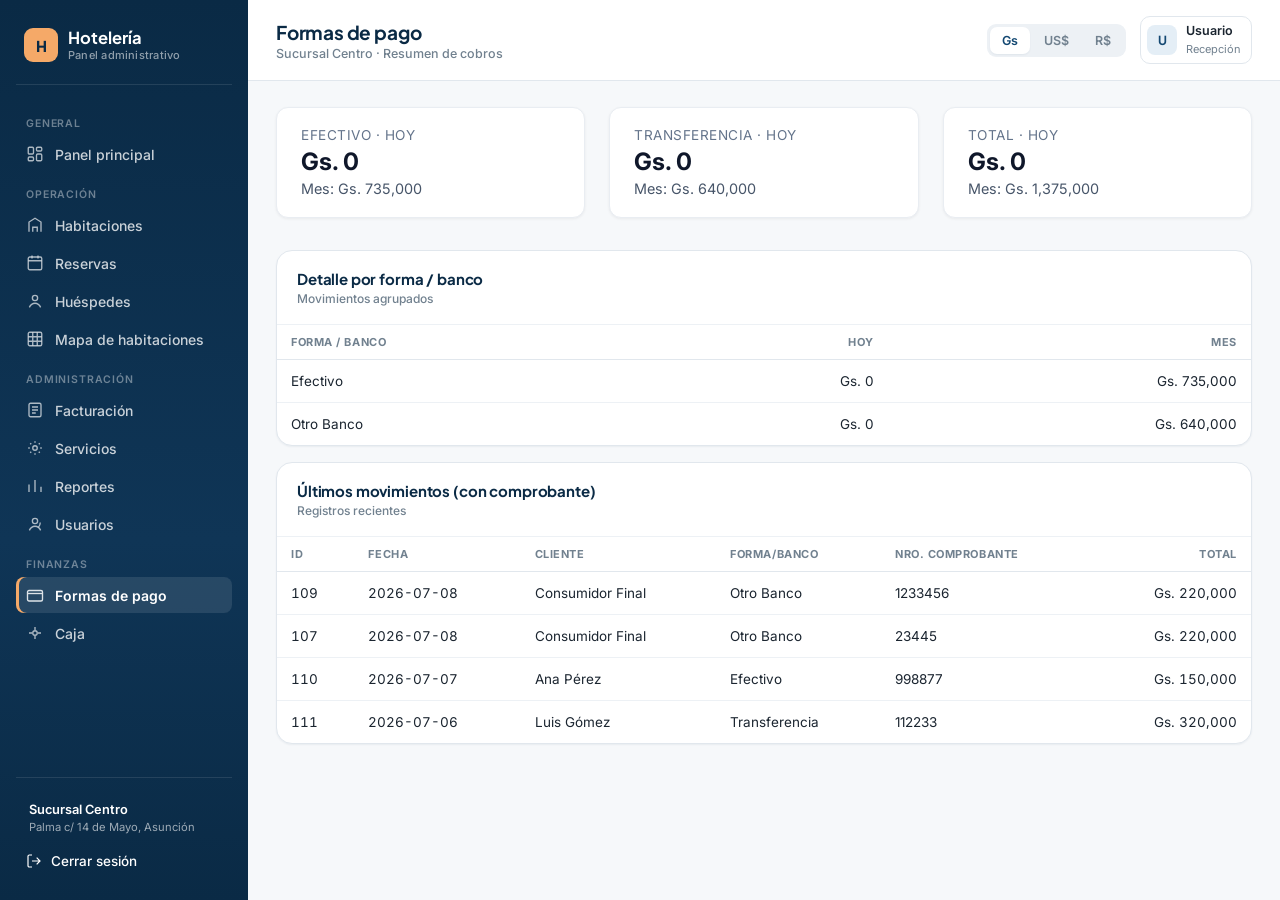
<file: formas.html>
<!DOCTYPE html>
<html lang="es">
<head>
  <meta charset="UTF-8" />
  <meta name="viewport" content="width=device-width, initial-scale=1.0" />
  <title>Hotelería — Formas de pago</title>
  <link rel="stylesheet" href="assets/styles.css" />
  <style>
    /* ===== SIDEBAR CON SCROLL ===== */
    .sidebar {
      overflow-y: auto;
      max-height: 100vh;
      scrollbar-width: thin;
    }
    .sidebar::-webkit-scrollbar {
      width: 4px;
    }
    .sidebar::-webkit-scrollbar-thumb {
      background: #cbd5e1;
      border-radius: 4px;
    }
    .sidebar::-webkit-scrollbar-track {
      background: transparent;
    }

    /* ===== SUCURSAL EN SIDEBAR (dinámico) ===== */
    .sidebar-footer {
      background: transparent;
    }
    .sucursal-info {
      padding: 0.5rem 0.8rem;
      font-size: 0.8rem;
      color: #ffffff;
      line-height: 1.5;
    }
    .sucursal-info .nombre {
      font-weight: 600;
      color: #ffffff;
      display: block;
    }
    .sucursal-info .direccion {
      font-size: 0.7rem;
      color: rgba(255, 255, 255, 0.6);
      display: block;
    }
    .logout-link {
      color: #ffffff !important;
    }
    .logout-link:hover {
      color: rgba(255, 255, 255, 0.7) !important;
    }

    /* ===== MODAL DE CIERRE DE SESIÓN ===== */
    .modal-confirm {
      max-width: 400px;
      width: 90%;
    }
    .modal-confirm .modal-body p {
      font-size: 1rem;
      color: #1e293b;
      margin: 0.5rem 0 1.2rem;
      line-height: 1.6;
    }
    .modal-confirm .modal-foot {
      display: flex;
      gap: 0.8rem;
      justify-content: center;
      padding-top: 0.5rem;
    }
    .modal-confirm .btn-cancel {
      background: #e2e8f0;
      color: #1e293b;
      border: none;
      padding: 0.5rem 1.5rem;
      border-radius: 8px;
      font-weight: 600;
      font-size: 0.9rem;
      cursor: pointer;
      transition: background 0.2s;
      min-width: 100px;
    }
    .modal-confirm .btn-cancel:hover {
      background: #cbd5e1;
    }
    .modal-confirm .btn-danger {
      background: #dc2626;
      color: #fff;
      border: none;
      padding: 0.5rem 1.5rem;
      border-radius: 8px;
      font-weight: 600;
      font-size: 0.9rem;
      cursor: pointer;
      transition: background 0.2s;
      min-width: 100px;
    }
    .modal-confirm .btn-danger:hover {
      background: #b91c1c;
    }

    /* ===== ESTILOS ORIGINALES DE FORMAS DE PAGO ===== */
    .payment-summary {
      display: grid;
      grid-template-columns: repeat(auto-fit, minmax(180px, 1fr));
      gap: 1.5rem;
      margin-bottom: 2rem;
    }
    .payment-card {
      background: #fff;
      border-radius: 12px;
      padding: 1.2rem 1.5rem;
      box-shadow: 0 1px 3px rgba(0,0,0,0.06);
      border: 1px solid #e9edf2;
    }
    .payment-card .label {
      font-size: 0.85rem;
      color: #64748b;
      text-transform: uppercase;
      letter-spacing: 0.5px;
    }
    .payment-card .amount {
      font-size: 1.5rem;
      font-weight: 700;
      color: #0f172a;
      margin-top: 0.25rem;
    }
    .payment-card .sub {
      font-size: 0.9rem;
      color: #475569;
      margin-top: 0.25rem;
    }
    .modal-overlay {
      display: none;
      position: fixed;
      top: 0; left: 0; width: 100%; height: 100%;
      background: rgba(0,0,0,0.4);
      justify-content: center;
      align-items: center;
      z-index: 999;
    }
    .modal-overlay.active { display: flex; }
    .modal-box {
      background: #fff;
      border-radius: 12px;
      padding: 2rem 2.5rem;
      max-width: 420px;
      width: 90%;
      box-shadow: 0 12px 40px rgba(0,0,0,0.2);
      text-align: center;
    }
    .modal-box p {
      font-size: 1.1rem;
      margin: 0 0 1.5rem;
      color: #1e293b;
      white-space: pre-line;
    }
    .modal-box .btn-modal {
      background: #2a7de1;
      border: none;
      color: #fff;
      padding: 0.6rem 2.2rem;
      border-radius: 30px;
      font-weight: 600;
      font-size: 0.95rem;
      cursor: pointer;
      transition: background 0.2s;
    }
    .modal-box .btn-modal:hover { background: #1a5fb0; }
    .no-data-msg {
      text-align: center;
      padding: 2rem;
      color: #dc2626;
      font-weight: 600;
    }
  </style>
</head>
<body>
<div class="mobile-topbar">
  <div class="brandmark"><div class="mark">H</div><span class="brandname">Hotelería</span></div>
  <button class="hamburger-btn" onclick="toggleSidebar()" aria-label="Abrir menú">
    <svg viewBox="0 0 24 24" fill="none" stroke="currentColor" stroke-width="2"><path d="M4 6h16M4 12h16M4 18h16"/></svg>
  </button>
</div>
<div class="sidebar-overlay" onclick="closeSidebar()"></div>
<div class="app-shell">

  <!-- ===== SIDEBAR ACTUALIZADA (con enlace a Servicios) ===== -->
  <aside class="sidebar">
    <div class="sidebar-brand">
      <div class="mark">H</div>
      <div class="name">Hotelería<span>Panel administrativo</span></div>
    </div>

    <div class="nav-group-label">General</div>
    <a class="nav-link" href="dashboard.html">
      <svg viewBox="0 0 24 24" fill="none" stroke="currentColor" stroke-width="1.8"><rect x="3" y="3" width="7" height="9" rx="1.5"/><rect x="14" y="3" width="7" height="5" rx="1.5"/><rect x="14" y="12" width="7" height="9" rx="1.5"/><rect x="3" y="16" width="7" height="5" rx="1.5"/></svg>
      Panel principal
    </a>

    <div class="nav-group-label">Operación</div>
    <a class="nav-link" href="habitaciones.html">
      <svg viewBox="0 0 24 24" fill="none" stroke="currentColor" stroke-width="1.8"><path d="M4 21V8l8-5 8 5v13"/><path d="M9 21v-6h6v6"/></svg>
      Habitaciones
    </a>
    <a class="nav-link" href="reservas.html">
      <svg viewBox="0 0 24 24" fill="none" stroke="currentColor" stroke-width="1.8"><rect x="3" y="4" width="18" height="17" rx="2"/><path d="M3 9h18M8 2v4M16 2v4"/></svg>
      Reservas
    </a>
    <a class="nav-link" href="huespedes.html">
      <svg viewBox="0 0 24 24" fill="none" stroke="currentColor" stroke-width="1.8"><circle cx="12" cy="8" r="3.5"/><path d="M4.5 20.5c1.6-3.6 4.4-5.5 7.5-5.5s5.9 1.9 7.5 5.5"/></svg>
      Huéspedes
    </a>
    <a class="nav-link" href="mapa.html">
      <svg viewBox="0 0 24 24" fill="none" stroke="currentColor" stroke-width="1.8"><rect x="3" y="3" width="18" height="18" rx="2"/><path d="M3 9h18M3 15h18M9 3v18M15 3v18"/></svg>
      Mapa de habitaciones
    </a>

    <div class="nav-group-label">Administración</div>
    <a class="nav-link" href="facturacion.html">
      <svg viewBox="0 0 24 24" fill="none" stroke="currentColor" stroke-width="1.8"><rect x="4" y="3" width="16" height="18" rx="2"/><path d="M8 8h8M8 12h8M8 16h5"/></svg>
      Facturación
    </a>
    <!-- ===== NUEVO ENLACE A SERVICIOS ===== -->
    <a class="nav-link" href="servicios.html">
      <svg viewBox="0 0 24 24" fill="none" stroke="currentColor" stroke-width="1.8"><circle cx="12" cy="12" r="3"/><path d="M19 12h2M3 12h2M12 3v2M12 19v2M5.6 5.6l1.4 1.4M17 17l1.4 1.4M17 7l1.4-1.4M5.6 18.4l1.4-1.4"/></svg>
      Servicios
    </a>
    <a class="nav-link" href="reportes.html">
      <svg viewBox="0 0 24 24" fill="none" stroke="currentColor" stroke-width="1.8"><path d="M4 20V10M12 20V4M20 20v-7"/></svg>
      Reportes
    </a>
    <a class="nav-link" href="usuarios.html">
      <svg viewBox="0 0 24 24" fill="none" stroke="currentColor" stroke-width="1.8"><circle cx="12" cy="8" r="3.5"/><path d="M4.5 20.5c1.6-3.6 4.4-5.5 7.5-5.5s5.9 1.9 7.5 5.5"/><path d="M16.5 16.5c1.6-1.6 2.5-3.8 2.5-6.5"/></svg>
      Usuarios
    </a>

    <div class="nav-group-label">Finanzas</div>
    <a class="nav-link active" href="formas.html">
      <svg viewBox="0 0 24 24" fill="none" stroke="currentColor" stroke-width="1.8">
        <rect x="2" y="6" width="20" height="14" rx="2"/><path d="M2 10h20"/>
      </svg>
      Formas de pago
    </a>
    <a class="nav-link" href="caja.html">
      <svg viewBox="0 0 24 24" fill="none" stroke="currentColor" stroke-width="1.8">
        <circle cx="12" cy="12" r="3"/><path d="M20 12h-4M8 12H4"/><path d="M12 8V4M12 20v-4"/>
      </svg>
      Caja
    </a>

    <div class="sidebar-footer">
      <div class="sucursal-info" id="sucursalSidebar">
        <span class="nombre" id="sucursalNombre">Sucursal Centro</span>
        <span class="direccion" id="sucursalDireccion">Palma c/ 14 de Mayo, Asunción</span>
      </div>
      <a class="logout-link" href="#" onclick="abrirModalCierre(); return false;">
        <svg viewBox="0 0 24 24" fill="none" stroke="currentColor" stroke-width="1.8"><path d="M9 21H5a2 2 0 01-2-2V5a2 2 0 012-2h4M16 17l5-5-5-5M21 12H9"/></svg>
        Cerrar sesión
      </a>
    </div>
  </aside>

  <!-- ===== MAIN ===== -->
  <div class="main">
    <div class="topbar">
      <div>
        <h1>Formas de pago</h1>
        <div class="subtitle" id="subFormasPago"></div>
      </div>
      <div class="topbar-right">
        <div class="currency-toggle">
          <button data-currency="PYG">Gs</button>
          <button data-currency="USD">US$</button>
          <button data-currency="BRL">R$</button>
        </div>
        <div class="user-chip">
          <div class="avatar" data-user-avatar></div>
          <div class="info"><b data-user-name></b><small data-user-role></small></div>
        </div>
      </div>
    </div>

    <div class="content">

      <!-- ===== RESUMEN DE PAGOS ===== -->
      <div class="payment-summary" id="paymentSummary">
        <!-- Se llena con JS -->
      </div>

      <!-- ===== TABLA DETALLE POR FORMA/BANCO ===== -->
      <div class="card">
        <div class="card-header">
          <div>
            <h3>Detalle por forma / banco</h3>
            <div class="hint">Movimientos agrupados</div>
          </div>
        </div>
        <div class="table-wrap">
          <table>
            <thead>
              <tr><th>Forma / Banco</th><th style="text-align:right">Hoy</th><th style="text-align:right">Mes</th></tr>
            </thead>
            <tbody id="detailTableBody">
              <!-- se llena con JS -->
            </tbody>
          </table>
        </div>
      </div>

      <!-- ===== ÚLTIMOS MOVIMIENTOS ===== -->
      <div class="card" style="margin-top:16px;">
        <div class="card-header">
          <div>
            <h3>Últimos movimientos (con comprobante)</h3>
            <div class="hint">Registros recientes</div>
          </div>
        </div>
        <div class="table-wrap">
          <table>
            <thead>
              <tr><th>ID</th><th>Fecha</th><th>Cliente</th><th>Forma/Banco</th><th>Nro. Comprobante</th><th style="text-align:right">Total</th></tr>
            </thead>
            <tbody id="movementsTableBody">
              <!-- se llena con JS -->
            </tbody>
          </table>
        </div>
      </div>

    </div>
  </div>
</div>

<!-- ===== MODAL DE CIERRE DE SESIÓN ===== -->
<div class="modal-overlay" id="modalCierreSesion">
  <div class="modal modal-confirm">
    <div class="modal-head">
      <h3>Confirmar cierre</h3>
      <button class="modal-close" onclick="cerrarModalCierre()">✕</button>
    </div>
    <div class="modal-body">
      <p>¿Está seguro de que desea cerrar sesión? Se perderán los cambios no guardados.</p>
    </div>
    <div class="modal-foot">
      <button class="btn-cancel" onclick="cerrarModalCierre()">Cancelar</button>
      <button class="btn-danger" id="btnConfirmarCierre">Cerrar sesión</button>
    </div>
  </div>
</div>

<!-- ===== MODAL GENÉRICO ===== -->
<div class="modal-overlay" id="modalOverlay">
  <div class="modal-box">
    <p id="modalMessage">Mensaje</p>
    <button class="btn-modal" id="modalConfirmBtn">Aceptar</button>
  </div>
</div>

<script src="assets/app.js"></script>
<script>
  (function() {
    // ---- Modal de cierre de sesión ----
    const modalCierre = document.getElementById('modalCierreSesion');
    const btnConfirmar = document.getElementById('btnConfirmarCierre');

    window.abrirModalCierre = function() {
      modalCierre.classList.add('open');
    };
    window.cerrarModalCierre = function() {
      modalCierre.classList.remove('open');
    };
    btnConfirmar.addEventListener('click', function() {
      if (typeof logout === 'function') {
        logout();
      } else {
        localStorage.removeItem('hoteleria_auth');
        localStorage.removeItem('hoteleria_sucursal');
        window.location.href = 'index.html';
      }
      modalCierre.classList.remove('open');
    });
    modalCierre.addEventListener('click', function(e) {
      if (e.target === modalCierre) modalCierre.classList.remove('open');
    });

    // ---- Obtener sucursal activa ----
    const suc = getSucursalActual();

    // ---- Sidebar dinámico ----
    const direcciones = {
      centro: 'Palma c/ 14 de Mayo, Asunción',
      este: 'Av. Monseñor Rodríguez, Ciudad del Este'
    };
    document.getElementById('sucursalNombre').textContent = suc.corto || 'Sucursal';
    document.getElementById('sucursalDireccion').textContent = direcciones[suc.id] || '';
    document.getElementById('subFormasPago').textContent = `${suc.corto} · Resumen de cobros`;

    // ---- Datos diferenciados por sucursal ----
    const paymentData = {
      centro: {
        name: 'Sucursal Centro',
        summary: {
          efectivo: { hoy: 0, mes: 735000 },
          transferencia: { hoy: 0, mes: 640000 },
          total: { hoy: 0, mes: 1375000 }
        },
        detail: [
          { forma: 'Efectivo', hoy: 0, mes: 735000 },
          { forma: 'Otro Banco', hoy: 0, mes: 640000 }
        ],
        movements: [
          { id: 109, fecha: '2026-07-08', cliente: 'Consumidor Final', forma: 'Otro Banco', comprobante: '1233456', total: 220000 },
          { id: 107, fecha: '2026-07-08', cliente: 'Consumidor Final', forma: 'Otro Banco', comprobante: '23445', total: 220000 },
          { id: 110, fecha: '2026-07-07', cliente: 'Ana Pérez', forma: 'Efectivo', comprobante: '998877', total: 150000 },
          { id: 111, fecha: '2026-07-06', cliente: 'Luis Gómez', forma: 'Transferencia', comprobante: '112233', total: 320000 }
        ]
      },
      este: {
        name: 'Sucursal Ciudad del Este',
        summary: {
          efectivo: { hoy: 150000, mes: 520000 },
          transferencia: { hoy: 80000, mes: 410000 },
          total: { hoy: 230000, mes: 930000 }
        },
        detail: [
          { forma: 'Efectivo', hoy: 150000, mes: 520000 },
          { forma: 'Banco Itaú', hoy: 80000, mes: 410000 }
        ],
        movements: [
          { id: 201, fecha: '2026-07-09', cliente: 'Ana Pereira', forma: 'Efectivo', comprobante: '78901', total: 150000 },
          { id: 202, fecha: '2026-07-09', cliente: 'Carlos Benítez', forma: 'Banco Itaú', comprobante: '78902', total: 80000 }
        ]
      }
    };

    const data = paymentData[suc.id];
    const summaryContainer = document.getElementById('paymentSummary');

    if (!data) {
      summaryContainer.innerHTML = `<div class="no-data-msg">⚠️ No hay datos de pago para la sucursal seleccionada.</div>`;
      document.getElementById('detailTableBody').innerHTML = '<tr><td colspan="3" style="text-align:center;color:#64748b;">Sin datos</td></tr>';
      document.getElementById('movementsTableBody').innerHTML = '<tr><td colspan="6" style="text-align:center;color:#64748b;">Sin movimientos</td></tr>';
      return;
    }

    // ---- Renderizar resumen ----
    const summary = data.summary;
    summaryContainer.innerHTML = `
      <div class="payment-card">
        <div class="label">Efectivo · Hoy</div>
        <div class="amount">Gs. ${summary.efectivo.hoy.toLocaleString()}</div>
        <div class="sub">Mes: Gs. ${summary.efectivo.mes.toLocaleString()}</div>
      </div>
      <div class="payment-card">
        <div class="label">Transferencia · Hoy</div>
        <div class="amount">Gs. ${summary.transferencia.hoy.toLocaleString()}</div>
        <div class="sub">Mes: Gs. ${summary.transferencia.mes.toLocaleString()}</div>
      </div>
      <div class="payment-card">
        <div class="label">Total · Hoy</div>
        <div class="amount">Gs. ${summary.total.hoy.toLocaleString()}</div>
        <div class="sub">Mes: Gs. ${summary.total.mes.toLocaleString()}</div>
      </div>
    `;

    // ---- Renderizar tabla de detalle ----
    const detailBody = document.getElementById('detailTableBody');
    detailBody.innerHTML = '';
    data.detail.forEach(row => {
      const tr = document.createElement('tr');
      tr.innerHTML = `
        <td>${row.forma}</td>
        <td style="text-align:right">Gs. ${row.hoy.toLocaleString()}</td>
        <td style="text-align:right">Gs. ${row.mes.toLocaleString()}</td>
      `;
      detailBody.appendChild(tr);
    });

    // ---- Renderizar tabla de movimientos ----
    const movementsBody = document.getElementById('movementsTableBody');
    movementsBody.innerHTML = '';
    data.movements.forEach(m => {
      const tr = document.createElement('tr');
      tr.innerHTML = `
        <td class="mono">${m.id}</td>
        <td class="mono">${m.fecha}</td>
        <td>${m.cliente}</td>
        <td>${m.forma}</td>
        <td>${m.comprobante}</td>
        <td style="text-align:right" class="mono">Gs. ${m.total.toLocaleString()}</td>
      `;
      movementsBody.appendChild(tr);
    });

    // ---- Modal genérico ----
    const modalOverlay = document.getElementById('modalOverlay');
    const modalMessage = document.getElementById('modalMessage');
    const modalConfirmBtn = document.getElementById('modalConfirmBtn');
    function showModal(msg) {
      modalMessage.textContent = msg;
      modalOverlay.classList.add('active');
    }
    modalConfirmBtn.addEventListener('click', () => modalOverlay.classList.remove('active'));
    modalOverlay.addEventListener('click', (e) => {
      if (e.target === modalOverlay) modalOverlay.classList.remove('active');
    });

    // ---- Clic en movimientos ----
    document.querySelectorAll('#movementsTableBody tr').forEach(row => {
      row.style.cursor = 'pointer';
      row.addEventListener('click', function() {
        const id = this.querySelector('.mono')?.textContent || '';
        showModal(`Movimiento ID ${id}. Ver comprobante asociado.`);
      });
    });

  })();
</script>
</body>
</html>
</file>
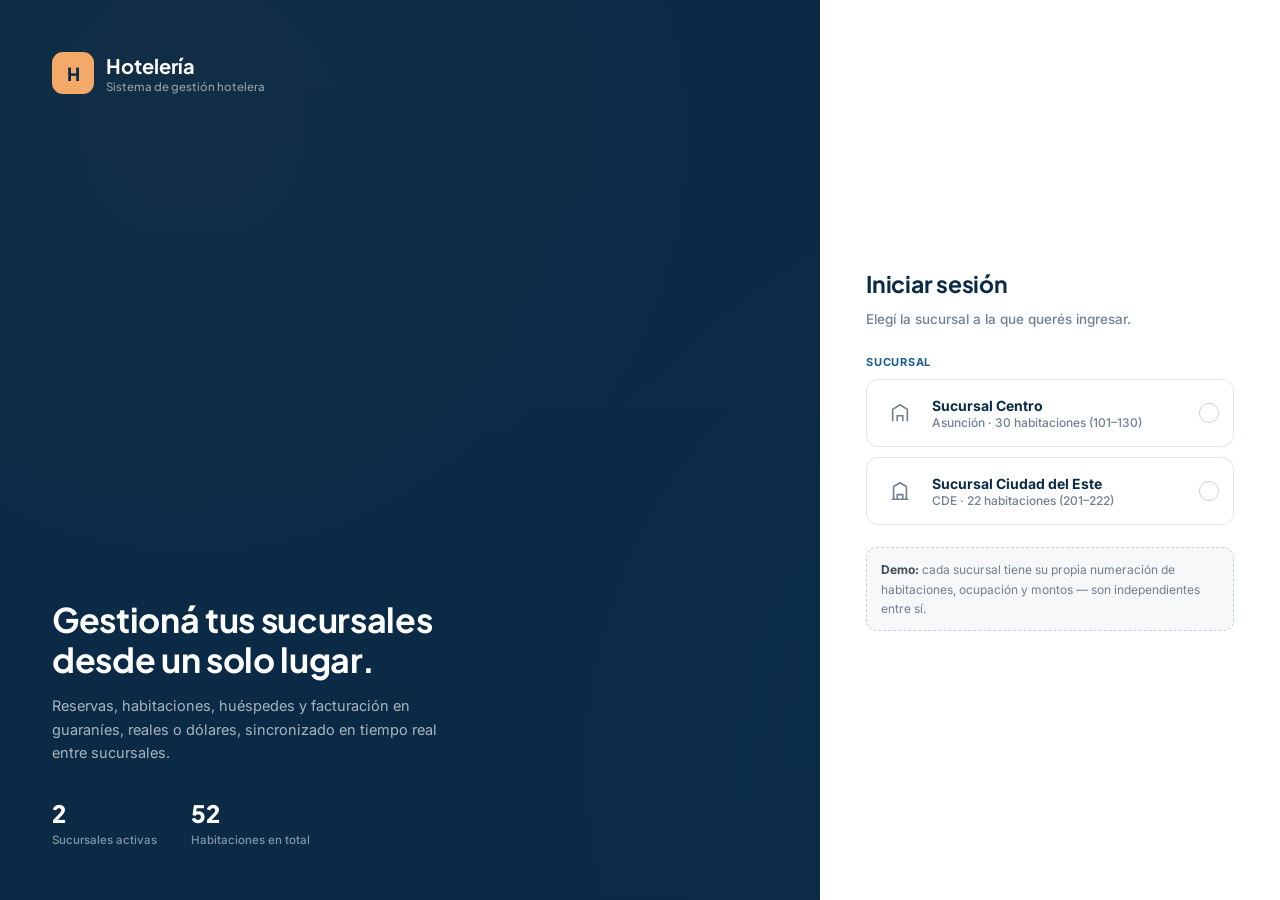
<file: habitaciones.html>
<!DOCTYPE html>
<html lang="es">
<head>
  <meta charset="UTF-8">
  <meta name="viewport" content="width=device-width, initial-scale=1.0">
  <title>Hotelería — Habitaciones</title>
  <link rel="stylesheet" href="assets/styles.css">
  <style>
    /* ===== SIDEBAR CON SCROLL ===== */
    .sidebar {
      overflow-y: auto;
      max-height: 100vh;
      scrollbar-width: thin;
    }
    .sidebar::-webkit-scrollbar {
      width: 4px;
    }
    .sidebar::-webkit-scrollbar-thumb {
      background: #cbd5e1;
      border-radius: 4px;
    }
    .sidebar::-webkit-scrollbar-track {
      background: transparent;
    }

    .sidebar-footer {
      background: transparent;
    }
    .sucursal-info {
      padding: 0.5rem 0.8rem;
      font-size: 0.8rem;
      color: #ffffff;
      line-height: 1.5;
    }
    .sucursal-info .nombre {
      font-weight: 600;
      color: #ffffff;
      display: block;
    }
    .sucursal-info .direccion {
      font-size: 0.7rem;
      color: rgba(255, 255, 255, 0.6);
      display: block;
    }
    .logout-link {
      color: #ffffff !important;
    }
    .logout-link:hover {
      color: rgba(255, 255, 255, 0.7) !important;
    }

    /* ===== MODALES DE CONFIRMACIÓN ===== */
    .modal-confirm {
      max-width: 400px;
      width: 90%;
    }
    .modal-confirm .modal-body p {
      font-size: 1rem;
      color: #1e293b;
      margin: 0.5rem 0 1.2rem;
      line-height: 1.6;
    }
    .modal-confirm .modal-foot {
      display: flex;
      gap: 0.8rem;
      justify-content: center;
      padding-top: 0.5rem;
    }
    .modal-confirm .btn-cancel {
      background: #e2e8f0;
      color: #1e293b;
      border: none;
      padding: 0.5rem 1.5rem;
      border-radius: 8px;
      font-weight: 600;
      font-size: 0.9rem;
      cursor: pointer;
      transition: background 0.2s;
      min-width: 100px;
    }
    .modal-confirm .btn-cancel:hover {
      background: #cbd5e1;
    }
    .modal-confirm .btn-danger {
      background: #dc2626;
      color: #fff;
      border: none;
      padding: 0.5rem 1.5rem;
      border-radius: 8px;
      font-weight: 600;
      font-size: 0.9rem;
      cursor: pointer;
      transition: background 0.2s;
      min-width: 100px;
    }
    .modal-confirm .btn-danger:hover {
      background: #b91c1c;
    }

    /* ===== CAMPO HUÉSPED ===== */
    .field.huesped-field {
      display: block;
    }
    .field.huesped-field .req {
      display: inline;
    }
    .field.huesped-field .req.oculto {
      display: none;
    }
    .field.huesped-field small {
      display: block;
      margin-top: 0.25rem;
    }

    /* ===== BOTONES DE ACCIÓN EN TABLA ===== */
    .action-btns {
      display: flex;
      gap: 0.3rem;
      justify-content: center;
      align-items: center;
    }
    .action-btns .btn-icon {
      background: transparent;
      border: none;
      cursor: pointer;
      padding: 0.2rem;
      border-radius: 6px;
      display: inline-flex;
      align-items: center;
      justify-content: center;
      transition: background 0.15s;
      color: #64748b;
    }
    .action-btns .btn-icon:hover {
      background: #f1f5f9;
    }
    .action-btns .btn-icon.edit:hover {
      color: #2563eb;
    }
    .action-btns .btn-icon.delete:hover {
      color: #dc2626;
    }
    .action-btns .btn-icon svg {
      width: 18px;
      height: 18px;
      stroke: currentColor;
      stroke-width: 1.8;
      fill: none;
    }

    /* ===== TABLA: COLUMNA ACCIONES MÁS ANGOSTA Y CENTRADA ===== */
    .table-wrap table th:last-child,
    .table-wrap table td:last-child {
      text-align: center;
      white-space: nowrap;
      width: 1%;
      padding: 0.4rem 0.2rem;
    }

    /* ===== TÍTULO ACCIONES ===== */
    .actions-header {
      margin-bottom: 0.5rem;
    }
    .actions-header h2 {
      font-size: 1rem;
      font-weight: 600;
      color: #1e293b;
      margin: 0;
    }

    /* ===== PAGINACIÓN ===== */
    .pagination-wrapper {
      display: flex;
      align-items: center;
      justify-content: space-between;
      flex-wrap: wrap;
      gap: 0.8rem;
      padding-top: 1rem;
      border-top: 1px solid #e2e8f0;
      margin-top: 0.5rem;
    }
    .pagination-info {
      font-size: 0.9rem;
      color: #475569;
    }
    .pagination-controls {
      display: flex;
      align-items: center;
      gap: 0.3rem;
    }
    .pagination-controls button {
      background: #f1f5f9;
      border: 1px solid #e2e8f0;
      color: #1e293b;
      padding: 0.3rem 0.7rem;
      border-radius: 6px;
      cursor: pointer;
      font-size: 0.85rem;
      transition: background 0.15s, color 0.15s;
      min-width: 32px;
      text-align: center;
    }
    .pagination-controls button:hover:not(:disabled) {
      background: #e2e8f0;
    }
    .pagination-controls button.active {
      background: #2563eb;
      color: #fff;
      border-color: #2563eb;
    }
    .pagination-controls button:disabled {
      opacity: 0.4;
      cursor: not-allowed;
    }
    .pagination-limit {
      display: flex;
      align-items: center;
      gap: 0.4rem;
      font-size: 0.85rem;
      color: #475569;
    }
    .pagination-limit select {
      padding: 0.2rem 0.4rem;
      border-radius: 6px;
      border: 1px solid #e2e8f0;
      background: white;
      font-size: 0.85rem;
    }
  </style>
</head>
<body>
<div class="mobile-topbar">
  <div class="brandmark"><div class="mark">H</div><span class="brandname">Hotelería</span></div>
  <button class="hamburger-btn" onclick="toggleSidebar()" aria-label="Abrir menú">
    <svg viewBox="0 0 24 24" fill="none" stroke="currentColor" stroke-width="2"><path d="M4 6h16M4 12h16M4 18h16"/></svg>
  </button>
</div>
<div class="sidebar-overlay" onclick="closeSidebar()"></div>
<div class="app-shell">

  <!-- ===== SIDEBAR ===== -->
  <aside class="sidebar">
    <div class="sidebar-brand">
      <div class="mark">H</div>
      <div class="name">Hotelería<span>Panel administrativo</span></div>
    </div>

    <div class="nav-group-label">General</div>
    <a class="nav-link" href="dashboard.html">
      <svg viewBox="0 0 24 24" fill="none" stroke="currentColor" stroke-width="1.8"><rect x="3" y="3" width="7" height="9" rx="1.5"/><rect x="14" y="3" width="7" height="5" rx="1.5"/><rect x="14" y="12" width="7" height="9" rx="1.5"/><rect x="3" y="16" width="7" height="5" rx="1.5"/></svg>
      Panel principal
    </a>

    <div class="nav-group-label">Operación</div>
    <a class="nav-link active" href="habitaciones.html">
      <svg viewBox="0 0 24 24" fill="none" stroke="currentColor" stroke-width="1.8"><path d="M4 21V8l8-5 8 5v13"/><path d="M9 21v-6h6v6"/></svg>
      Habitaciones
    </a>
    <a class="nav-link" href="reservas.html">
      <svg viewBox="0 0 24 24" fill="none" stroke="currentColor" stroke-width="1.8"><rect x="3" y="4" width="18" height="17" rx="2"/><path d="M3 9h18M8 2v4M16 2v4"/></svg>
      Reservas
    </a>
    <a class="nav-link" href="huespedes.html">
      <svg viewBox="0 0 24 24" fill="none" stroke="currentColor" stroke-width="1.8"><circle cx="12" cy="8" r="3.5"/><path d="M4.5 20.5c1.6-3.6 4.4-5.5 7.5-5.5s5.9 1.9 7.5 5.5"/></svg>
      Huéspedes
    </a>
    <a class="nav-link" href="mapa.html">
      <svg viewBox="0 0 24 24" fill="none" stroke="currentColor" stroke-width="1.8"><rect x="3" y="3" width="18" height="18" rx="2"/><path d="M3 9h18M3 15h18M9 3v18M15 3v18"/></svg>
      Mapa de habitaciones
    </a>

    <div class="nav-group-label">Administración</div>
    <a class="nav-link" href="facturacion.html">
      <svg viewBox="0 0 24 24" fill="none" stroke="currentColor" stroke-width="1.8"><rect x="4" y="3" width="16" height="18" rx="2"/><path d="M8 8h8M8 12h8M8 16h5"/></svg>
      Facturación
    </a>
    <!-- ===== NUEVO ENLACE A SERVICIOS ===== -->
    <a class="nav-link" href="servicios.html">
      <svg viewBox="0 0 24 24" fill="none" stroke="currentColor" stroke-width="1.8"><circle cx="12" cy="12" r="3"/><path d="M19 12h2M3 12h2M12 3v2M12 19v2M5.6 5.6l1.4 1.4M17 17l1.4 1.4M17 7l1.4-1.4M5.6 18.4l1.4-1.4"/></svg>
      Servicios
    </a>
    <a class="nav-link" href="reportes.html">
      <svg viewBox="0 0 24 24" fill="none" stroke="currentColor" stroke-width="1.8"><path d="M4 20V10M12 20V4M20 20v-7"/></svg>
      Reportes
    </a>
    <a class="nav-link" href="usuarios.html">
      <svg viewBox="0 0 24 24" fill="none" stroke="currentColor" stroke-width="1.8"><circle cx="12" cy="8" r="3.5"/><path d="M4.5 20.5c1.6-3.6 4.4-5.5 7.5-5.5s5.9 1.9 7.5 5.5"/><path d="M16.5 16.5c1.6-1.6 2.5-3.8 2.5-6.5"/></svg>
      Usuarios
    </a>

    <div class="nav-group-label">Finanzas</div>
    <a class="nav-link" href="formas.html">
      <svg viewBox="0 0 24 24" fill="none" stroke="currentColor" stroke-width="1.8"><rect x="2" y="6" width="20" height="14" rx="2"/><path d="M2 10h20"/></svg>
      Formas de pago
    </a>
    <a class="nav-link" href="caja.html">
      <svg viewBox="0 0 24 24" fill="none" stroke="currentColor" stroke-width="1.8"><circle cx="12" cy="12" r="3"/><path d="M20 12h-4M8 12H4"/><path d="M12 8V4M12 20v-4"/></svg>
      Caja
    </a>

    <div class="sidebar-footer">
      <div class="sucursal-info" id="sucursalSidebar">
        <span class="nombre" id="sucursalNombre">Sucursal Centro</span>
        <span class="direccion" id="sucursalDireccion">Palma c/ 14 de Mayo, Asunción</span>
      </div>
      <a class="logout-link" href="#" onclick="abrirModalCierre(); return false;">
        <svg viewBox="0 0 24 24" fill="none" stroke="currentColor" stroke-width="1.8"><path d="M9 21H5a2 2 0 01-2-2V5a2 2 0 012-2h4M16 17l5-5-5-5M21 12H9"/></svg>
        Cerrar sesión
      </a>
    </div>
  </aside>

  <!-- ===== MAIN ===== -->
  <div class="main">
    <div class="topbar">
      <div>
        <h1>Habitaciones</h1>
        <div class="subtitle" id="subHabitaciones"></div>
      </div>
      <div class="topbar-right">
        <div class="currency-toggle">
          <button data-currency="PYG">Gs</button>
          <button data-currency="USD">US$</button>
          <button data-currency="BRL">R$</button>
        </div>
        <div class="user-chip">
          <div class="avatar" data-user-avatar></div>
          <div class="info"><b data-user-name></b><small data-user-role></small></div>
        </div>
      </div>
    </div>

    <div class="content">
      <!-- ===== TÍTULO ACCIONES ===== -->
      <div class="actions-header">
        <h2>Acciones</h2>
      </div>

      <div class="toolbar">
        <div class="search-box">
          <svg viewBox="0 0 24 24" fill="none" stroke="currentColor" stroke-width="2"><circle cx="11" cy="11" r="7"/><path d="M21 21l-4.3-4.3"/></svg>
          <input type="text" id="buscador" placeholder="Buscar por número de habitación...">
        </div>
        <div class="filters">
          <select class="chip-select" id="filtroEstado">
            <option value="">Todos los estados</option>
            <option value="disponible">Disponible</option>
            <option value="ocupada">Ocupada</option>
            <option value="limpieza">Limpieza</option>
            <option value="mantenimiento">Mantenimiento</option>
          </select>
          <select class="chip-select" id="filtroTipo">
            <option value="">Todos los tipos</option>
            <option value="Individual">Individual</option>
            <option value="Doble">Doble</option>
            <option value="Suite">Suite</option>
          </select>
          <button class="btn btn-accent btn-sm" onclick="abrirModal()">
            <svg viewBox="0 0 24 24" fill="none" stroke="currentColor" stroke-width="2"><path d="M12 5v14M5 12h14"/></svg>
            Nueva habitación
          </button>
        </div>
      </div>

      <div class="card">
        <div class="table-wrap">
          <table>
            <thead>
              <tr>
                <th>N.º</th>
                <th>Piso</th>
                <th>Tipo</th>
                <th>Precio / noche</th>
                <th>Estado</th>
                <th>Acciones</th>
              </tr>
            </thead>
            <tbody id="tablaHabitaciones"></tbody>
          </table>
        </div>

        <!-- ===== PAGINACIÓN ===== -->
        <div class="pagination-wrapper">
          <div class="pagination-info" id="paginacionInfo">Mostrando 1-10 de 30</div>
          <div class="pagination-controls" id="paginacionControles">
            <button id="btnPrimera" disabled>«</button>
            <button id="btnAnterior" disabled>‹</button>
            <span id="paginacionNumeros"></span>
            <button id="btnSiguiente">›</button>
            <button id="btnUltima">»</button>
          </div>
          <div class="pagination-limit">
            <label for="limitePorPagina">Ver:</label>
            <select id="limitePorPagina">
              <option value="5">5</option>
              <option value="10" selected>10</option>
              <option value="15">15</option>
              <option value="20">20</option>
              <option value="50">50</option>
            </select>
          </div>
        </div>
      </div>
    </div>
  </div>
</div>

<!-- ===== MODALES ===== -->
<div class="modal-overlay" id="modalCierreSesion">
  <div class="modal modal-confirm">
    <div class="modal-head">
      <h3>Confirmar cierre</h3>
      <button class="modal-close" onclick="cerrarModalCierre()">✕</button>
    </div>
    <div class="modal-body">
      <p>¿Está seguro de que desea cerrar sesión? Se perderán los cambios no guardados.</p>
    </div>
    <div class="modal-foot">
      <button class="btn-cancel" onclick="cerrarModalCierre()">Cancelar</button>
      <button class="btn-danger" id="btnConfirmarCierre">Cerrar sesión</button>
    </div>
  </div>
</div>

<div class="modal-overlay" id="modalEliminar">
  <div class="modal modal-confirm">
    <div class="modal-head">
      <h3>Confirmar eliminación</h3>
      <button class="modal-close" onclick="cerrarModalEliminar()">✕</button>
    </div>
    <div class="modal-body">
      <p id="modalEliminarTexto">¿Está seguro de eliminar la habitación <strong>2101</strong>?</p>
    </div>
    <div class="modal-foot">
      <button class="btn-cancel" onclick="cerrarModalEliminar()">Cancelar</button>
      <button class="btn-danger" id="btnConfirmarEliminar">Eliminar</button>
    </div>
  </div>
</div>

<div class="modal-overlay" id="modalHabitacion">
  <div class="modal">
    <div class="modal-head">
      <h3 id="modalHabitacionTitulo">Nueva habitación</h3>
      <button class="modal-close" onclick="cerrarModal()">✕</button>
    </div>
    <div class="modal-body">
      <div class="field-row">
        <div class="field">
          <label>Número de habitación <span class="req">*</span></label>
          <input type="text" placeholder="Ej. 131" id="nuevoNumero">
        </div>
        <div class="field">
          <label>Piso <span class="req">*</span></label>
          <input type="number" placeholder="Ej. 1" id="nuevoPiso">
        </div>
      </div>
      <div class="field">
        <label>Tipo de habitación <span class="req">*</span></label>
        <select id="nuevoTipo">
          <option>Individual</option>
          <option>Doble</option>
          <option>Suite</option>
        </select>
      </div>
      <div class="field">
        <label>Precio por noche (Gs.) <span class="req">*</span></label>
        <div class="prefix-input">
          <span>Gs</span>
          <input type="text" placeholder="320.000" id="nuevoPrecio">
        </div>
      </div>
      <div class="field">
        <label>Estado inicial</label>
        <select id="nuevoEstado">
          <option value="disponible">Disponible</option>
          <option value="limpieza">En limpieza</option>
          <option value="mantenimiento">Mantenimiento</option>
          <option value="ocupada">Ocupada</option>
        </select>
      </div>

      <div class="field huesped-field" id="huespedFieldContainer">
        <label>Huésped actual <span class="req" id="huespedReq">*</span></label>
        <select id="nuevoHuesped">
          <option value="">— Seleccionar —</option>
        </select>
        <small style="color:#64748b;font-size:0.7rem;">Seleccione un huésped de la lista. Solo requerido si el estado es "Ocupada".</small>
      </div>
    </div>
    <div class="modal-foot">
      <button class="btn btn-ghost" onclick="cerrarModal()">Cancelar</button>
      <button class="btn btn-primary" id="guardarHabitacionBtn">Guardar habitación</button>
    </div>
  </div>
</div>

<script src="assets/app.js"></script>
<script>
  // ---- Lista estática de huéspedes ----
  const listaHuespedes = [
    'Julia Souza',
    'Pedro Duarte',
    'Camila Ríos',
    'Hugo Martínez',
    'Rosa Cáceres',
    'Iván Gómez',
    'Nadia López',
    'Sergio Aquino'
  ];

  // ---- Paginación ----
  let paginaActual = 1;
  let itemsPorPagina = 10;
  let datosFiltrados = [];

  // ---- Modal cierre sesión ----
  (function() {
    const modalCierre = document.getElementById('modalCierreSesion');
    const btnConfirmar = document.getElementById('btnConfirmarCierre');

    window.abrirModalCierre = function() {
      modalCierre.classList.add('open');
    };
    window.cerrarModalCierre = function() {
      modalCierre.classList.remove('open');
    };
    btnConfirmar.addEventListener('click', function() {
      if (typeof logout === 'function') {
        logout();
      } else {
        localStorage.removeItem('hoteleria_auth');
        localStorage.removeItem('hoteleria_sucursal');
        window.location.href = 'index.html';
      }
      modalCierre.classList.remove('open');
    });
    modalCierre.addEventListener('click', function(e) {
      if (e.target === modalCierre) modalCierre.classList.remove('open');
    });
  })();

  // ---- Modal eliminar ----
  (function() {
    const modalEliminar = document.getElementById('modalEliminar');
    const btnConfirmar = document.getElementById('btnConfirmarEliminar');
    let numeroAEliminar = null;

    window.abrirModalEliminar = function(numero) {
      numeroAEliminar = numero;
      document.getElementById('modalEliminarTexto').innerHTML = 
        `¿Está seguro de eliminar la habitación <strong>${numero}</strong>? Esta acción no se puede deshacer.`;
      modalEliminar.classList.add('open');
    };

    window.cerrarModalEliminar = function() {
      modalEliminar.classList.remove('open');
      numeroAEliminar = null;
    };

    btnConfirmar.addEventListener('click', function() {
      if (numeroAEliminar) {
        habitaciones = habitaciones.filter(h => h.numero !== numeroAEliminar);
        // Reiniciar a página 1 si la actual excede el total
        const totalFiltrados = getDatosFiltrados().length;
        const totalPaginas = Math.ceil(totalFiltrados / itemsPorPagina);
        if (paginaActual > totalPaginas && totalPaginas > 0) paginaActual = totalPaginas;
        else if (totalPaginas === 0) paginaActual = 1;
        render();
        cerrarModalEliminar();
      }
    });

    modalEliminar.addEventListener('click', function(e) {
      if (e.target === modalEliminar) cerrarModalEliminar();
    });
  })();

  // ---- Principal ----
  requireAuth();
  const suc = getSucursalActual();

  const direcciones = {
    centro: 'Palma c/ 14 de Mayo, Asunción',
    este: 'Av. Monseñor Rodríguez, Ciudad del Este'
  };
  document.getElementById('sucursalNombre').textContent = suc.corto || 'Sucursal';
  document.getElementById('sucursalDireccion').textContent = direcciones[suc.id] || '';

  function generarHabitacionesLocal(sucId) {
    const tipos = ['Individual', 'Doble', 'Suite'];
    const precios = { Individual: 320000, Doble: 450000, Suite: 780000 };
    const habitaciones = [];

    let total, prefijo;
    if (sucId === 'centro') {
      total = 30;
      prefijo = 1;
    } else {
      total = 22;
      prefijo = 2;
    }

    const pisos = 3;
    const habPorPiso = Math.ceil(total / pisos);

    let count = 0;
    for (let piso = 1; piso <= pisos; piso++) {
      for (let i = 1; i <= habPorPiso; i++) {
        if (count >= total) break;
        const numero = `${prefijo}${piso}${String(i).padStart(2, '0')}`;
        const tipo = tipos[count % tipos.length];
        const precio = precios[tipo] || 450000;

        let estado;
        const rand = Math.random();
        if (sucId === 'centro') {
          if (rand < 0.25) estado = 'disponible';
          else if (rand < 0.55) estado = 'ocupada';
          else if (rand < 0.80) estado = 'limpieza';
          else estado = 'mantenimiento';
        } else {
          if (rand < 0.50) estado = 'disponible';
          else if (rand < 0.70) estado = 'ocupada';
          else if (rand < 0.85) estado = 'limpieza';
          else estado = 'mantenimiento';
        }

        let huesped = null;
        if (estado === 'ocupada') {
          const idx = Math.floor(Math.random() * listaHuespedes.length);
          huesped = listaHuespedes[idx];
        }

        habitaciones.push({
          numero,
          piso,
          tipo,
          precioPYG: precio,
          estado,
          huesped
        });
        count++;
      }
    }
    return habitaciones;
  }

  let habitaciones = generarHabitacionesLocal(suc.id);
  let editandoNumero = null;

  document.getElementById('subHabitaciones').textContent = `${suc.corto} · ${habitaciones.length} habitaciones`;

  function llenarSelectHuespedes() {
    const select = document.getElementById('nuevoHuesped');
    select.innerHTML = '<option value="">— Seleccionar —</option>';
    listaHuespedes.forEach(nombre => {
      const opt = document.createElement('option');
      opt.value = nombre;
      opt.textContent = nombre;
      select.appendChild(opt);
    });
  }
  llenarSelectHuespedes();

  // ---- Función que aplica filtros y devuelve arreglo ----
  function getDatosFiltrados() {
    const texto = document.getElementById('buscador').value.toLowerCase();
    const estado = document.getElementById('filtroEstado').value;
    const tipo = document.getElementById('filtroTipo').value;

    return habitaciones.filter(h => {
      return h.numero.toLowerCase().includes(texto)
        && (estado === '' || h.estado === estado)
        && (tipo === '' || h.tipo === tipo);
    });
  }

  // ---- Renderizado con paginación ----
  function render() {
    datosFiltrados = getDatosFiltrados();
    const totalItems = datosFiltrados.length;
    const totalPaginas = Math.ceil(totalItems / itemsPorPagina) || 1;

    // Ajustar página actual si se excede
    if (paginaActual > totalPaginas) paginaActual = totalPaginas;
    if (paginaActual < 1) paginaActual = 1;

    const inicio = (paginaActual - 1) * itemsPorPagina;
    const fin = Math.min(inicio + itemsPorPagina, totalItems);
    const paginaDatos = datosFiltrados.slice(inicio, fin);

    const cur = getCurrentCurrency();

    document.getElementById('tablaHabitaciones').innerHTML = paginaDatos.map(h => `
      <tr>
        <td class="cell-strong mono">${h.numero}</td>
        <td>Piso ${h.piso}</td>
        <td>${h.tipo}</td>
        <td class="mono cell-strong">${formatMoney(h.precioPYG, cur)}</td>
        <td><span class="badge badge-${h.estado}">${h.estado.charAt(0).toUpperCase()+h.estado.slice(1)}</span></td>
        <td>
          <div class="action-btns">
            <button class="btn-icon edit" onclick="abrirModal('${h.numero}')" title="Editar">
              <svg viewBox="0 0 24 24"><path d="M11 4H4a2 2 0 0 0-2 2v14a2 2 0 0 0 2 2h14a2 2 0 0 0 2-2v-7"/><path d="M18.5 2.5a2.121 2.121 0 0 1 3 3L12 15l-4 1 1-4 9.5-9.5z"/></svg>
            </button>
            <button class="btn-icon delete" onclick="abrirModalEliminar('${h.numero}')" title="Eliminar">
              <svg viewBox="0 0 24 24"><polyline points="3 6 5 6 21 6"/><path d="M19 6v14a2 2 0 0 1-2 2H7a2 2 0 0 1-2-2V6m3 0V4a2 2 0 0 1 2-2h4a2 2 0 0 1 2 2v2"/><line x1="10" y1="11" x2="10" y2="17"/><line x1="14" y1="11" x2="14" y2="17"/></svg>
            </button>
          </div>
        </td>
      </tr>
    `).join('');

    // Actualizar información de paginación
    document.getElementById('paginacionInfo').textContent = 
      totalItems > 0 ? `Mostrando ${inicio+1}-${fin} de ${totalItems}` : 'No hay registros';

    // Generar números de página
    const numerosContainer = document.getElementById('paginacionNumeros');
    let numerosHTML = '';
    const rango = 2; // cuántos números a cada lado de la actual

    if (totalPaginas <= 7) {
      for (let i = 1; i <= totalPaginas; i++) {
        numerosHTML += `<button class="${i === paginaActual ? 'active' : ''}" data-pagina="${i}">${i}</button>`;
      }
    } else {
      // Siempre mostrar primera, última, actual y algunos alrededor
      if (paginaActual > rango + 2) {
        numerosHTML += `<button data-pagina="1">1</button>`;
        numerosHTML += `<span>…</span>`;
      }
      const inicioRango = Math.max(1, paginaActual - rango);
      const finRango = Math.min(totalPaginas, paginaActual + rango);
      for (let i = inicioRango; i <= finRango; i++) {
        numerosHTML += `<button class="${i === paginaActual ? 'active' : ''}" data-pagina="${i}">${i}</button>`;
      }
      if (paginaActual < totalPaginas - rango - 1) {
        numerosHTML += `<span>…</span>`;
        numerosHTML += `<button data-pagina="${totalPaginas}">${totalPaginas}</button>`;
      }
    }
    numerosContainer.innerHTML = numerosHTML;

    // Asignar eventos a los botones de número
    numerosContainer.querySelectorAll('button[data-pagina]').forEach(btn => {
      btn.addEventListener('click', function() {
        cambiarPagina(parseInt(this.dataset.pagina));
      });
    });

    // Actualizar botones de navegación
    document.getElementById('btnPrimera').disabled = (paginaActual === 1);
    document.getElementById('btnAnterior').disabled = (paginaActual === 1);
    document.getElementById('btnSiguiente').disabled = (paginaActual === totalPaginas);
    document.getElementById('btnUltima').disabled = (paginaActual === totalPaginas);
  }

  // ---- Funciones de paginación ----
  function cambiarPagina(nuevaPagina) {
    const totalItems = datosFiltrados.length;
    const totalPaginas = Math.ceil(totalItems / itemsPorPagina) || 1;
    if (nuevaPagina < 1) nuevaPagina = 1;
    if (nuevaPagina > totalPaginas) nuevaPagina = totalPaginas;
    if (paginaActual !== nuevaPagina) {
      paginaActual = nuevaPagina;
      render();
    }
  }

  function cambiarItemsPorPagina(nuevoLimite) {
    itemsPorPagina = nuevoLimite;
    paginaActual = 1;
    render();
  }

  // ---- Eventos de filtros (reinician página) ----
  document.getElementById('buscador').addEventListener('input', function() {
    paginaActual = 1;
    render();
  });
  document.getElementById('filtroEstado').addEventListener('change', function() {
    paginaActual = 1;
    render();
  });
  document.getElementById('filtroTipo').addEventListener('change', function() {
    paginaActual = 1;
    render();
  });

  // ---- Eventos de paginación ----
  document.getElementById('btnPrimera').addEventListener('click', function() { cambiarPagina(1); });
  document.getElementById('btnAnterior').addEventListener('click', function() { cambiarPagina(paginaActual - 1); });
  document.getElementById('btnSiguiente').addEventListener('click', function() { cambiarPagina(paginaActual + 1); });
  document.getElementById('btnUltima').addEventListener('click', function() {
    const totalItems = datosFiltrados.length;
    const totalPaginas = Math.ceil(totalItems / itemsPorPagina) || 1;
    cambiarPagina(totalPaginas);
  });

  document.getElementById('limitePorPagina').addEventListener('change', function() {
    cambiarItemsPorPagina(parseInt(this.value));
  });

  // ---- Cambio de moneda ----
  window.addEventListener('currencychange', render);

  // ---- Modal de habitación ----
  function actualizarRequeridoHuesped(estado) {
    const req = document.getElementById('huespedReq');
    if (estado === 'ocupada') {
      req.style.display = 'inline';
    } else {
      req.style.display = 'none';
    }
  }

  function setEstadoOptions(allowOcupada) {
    const estadoSelect = document.getElementById('nuevoEstado');
    for (let opt of estadoSelect.options) {
      if (opt.value === 'ocupada') {
        opt.disabled = !allowOcupada;
        if (!allowOcupada && opt.selected) {
          estadoSelect.value = 'disponible';
        }
      }
    }
  }

  window.abrirModal = function(numero) {
    const modal = document.getElementById('modalHabitacion');
    const titulo = document.getElementById('modalHabitacionTitulo');
    const btnGuardar = document.getElementById('guardarHabitacionBtn');
    const fieldHuesped = document.getElementById('huespedFieldContainer');

    document.getElementById('nuevoNumero').value = '';
    document.getElementById('nuevoPiso').value = '';
    document.getElementById('nuevoTipo').value = 'Individual';
    document.getElementById('nuevoPrecio').value = '';
    document.getElementById('nuevoEstado').value = 'disponible';
    document.getElementById('nuevoHuesped').value = '';
    actualizarRequeridoHuesped('disponible');

    if (numero) {
      const hab = habitaciones.find(h => h.numero === numero);
      if (!hab) return;
      editandoNumero = numero;
      titulo.textContent = `Editar habitación ${hab.numero}`;
      btnGuardar.textContent = 'Actualizar habitación';
      document.getElementById('nuevoNumero').value = hab.numero;
      document.getElementById('nuevoPiso').value = hab.piso;
      document.getElementById('nuevoTipo').value = hab.tipo;
      document.getElementById('nuevoPrecio').value = hab.precioPYG;
      document.getElementById('nuevoEstado').value = hab.estado;
      document.getElementById('nuevoHuesped').value = hab.huesped || '';

      fieldHuesped.style.display = 'block';
      setEstadoOptions(true);
      actualizarRequeridoHuesped(hab.estado);
    } else {
      editandoNumero = null;
      titulo.textContent = 'Nueva habitación';
      btnGuardar.textContent = 'Guardar habitación';

      const ultimo = habitaciones.reduce((max, h) => Math.max(max, parseInt(h.numero)), 0);
      const siguiente = ultimo + 1;
      document.getElementById('nuevoNumero').value = siguiente.toString().padStart(4, '0');

      fieldHuesped.style.display = 'none';
      setEstadoOptions(false);
      document.getElementById('nuevoEstado').value = 'disponible';
      actualizarRequeridoHuesped('disponible');
    }

    modal.classList.add('open');
  };

  window.cerrarModal = function() {
    document.getElementById('modalHabitacion').classList.remove('open');
    editandoNumero = null;
  };

  document.getElementById('nuevoEstado').addEventListener('change', function() {
    actualizarRequeridoHuesped(this.value);
    if (this.value !== 'ocupada') {
      document.getElementById('nuevoHuesped').value = '';
    }
  });

  document.getElementById('guardarHabitacionBtn').addEventListener('click', function() {
    const numero = document.getElementById('nuevoNumero').value.trim();
    const piso = parseInt(document.getElementById('nuevoPiso').value);
    const tipo = document.getElementById('nuevoTipo').value;
    const precioRaw = document.getElementById('nuevoPrecio').value.replace(/[^0-9]/g, '');
    const precio = parseInt(precioRaw) || 0;
    const estado = document.getElementById('nuevoEstado').value;
    const huesped = document.getElementById('nuevoHuesped').value || null;

    if (!numero || !piso || !tipo || precio <= 0) {
      alert('Por favor complete todos los campos obligatorios.');
      return;
    }
    if (estado === 'ocupada' && !huesped) {
      alert('Debe seleccionar un huésped para una habitación ocupada.');
      return;
    }

    const existente = habitaciones.find(h => h.numero === numero);
    if (existente && editandoNumero !== numero) {
      alert('Ya existe una habitación con ese número.');
      return;
    }

    if (editandoNumero) {
      const idx = habitaciones.findIndex(h => h.numero === editandoNumero);
      if (idx === -1) return;
      habitaciones[idx] = { numero, piso, tipo, precioPYG: precio, estado, huesped };
    } else {
      habitaciones.push({ numero, piso, tipo, precioPYG: precio, estado, huesped });
    }

    // Reiniciar a página 1 y renderizar
    paginaActual = 1;
    render();
    cerrarModal();
  });

  // ---- Inicializar ----
  render();
</script>
</body>
</html>
</file>
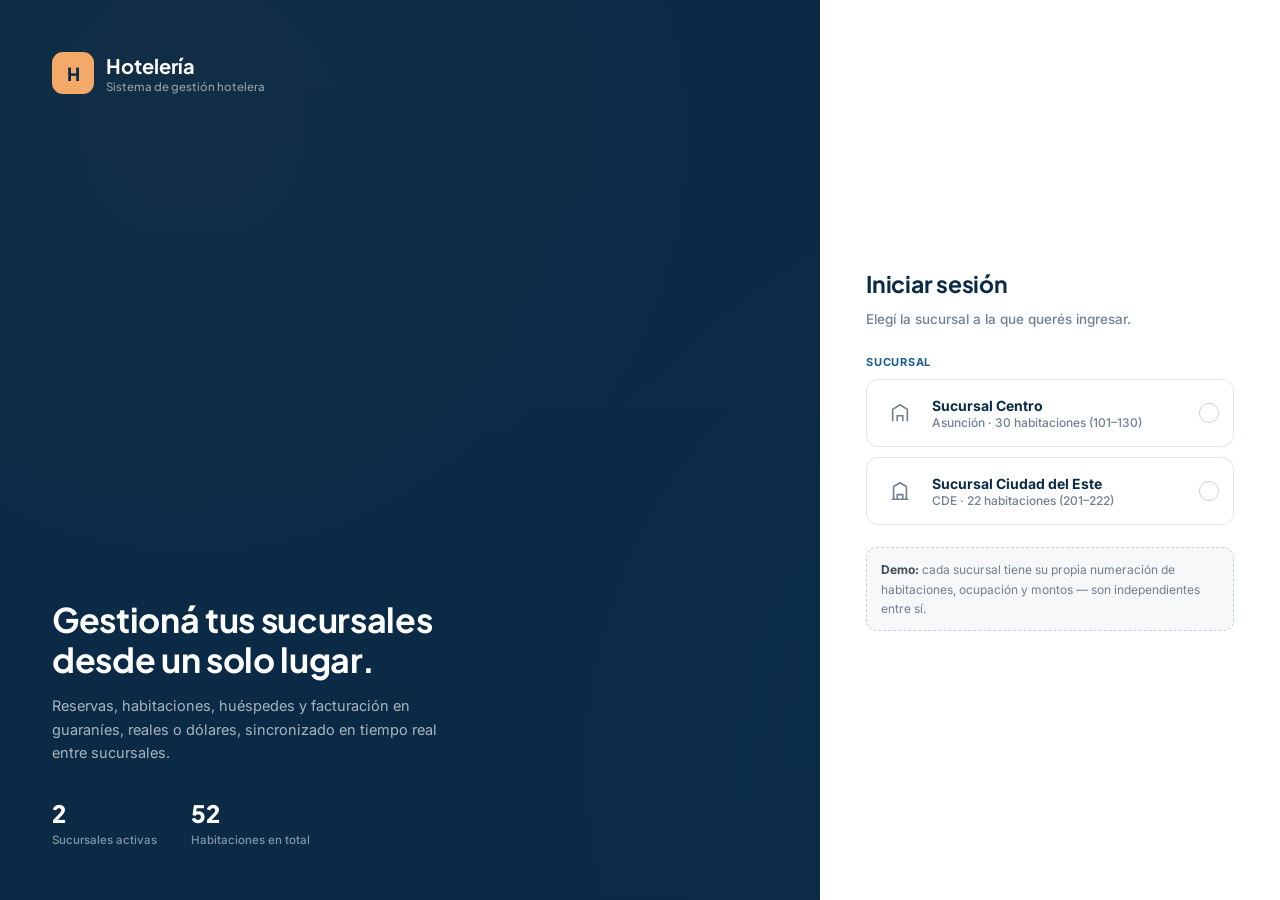
<file: huespedes.html>
<!DOCTYPE html>
<html lang="es">
<head>
<meta charset="UTF-8">
<meta name="viewport" content="width=device-width, initial-scale=1.0">
<title>Hotelería — Huéspedes</title>
<link rel="stylesheet" href="assets/styles.css">
<style>
  /* ===== SIDEBAR CON SCROLL ===== */
  .sidebar {
    overflow-y: auto;
    max-height: 100vh;
    scrollbar-width: thin;
  }
  .sidebar::-webkit-scrollbar {
    width: 4px;
  }
  .sidebar::-webkit-scrollbar-thumb {
    background: #cbd5e1;
    border-radius: 4px;
  }
  .sidebar::-webkit-scrollbar-track {
    background: transparent;
  }

  /* ===== SUCURSAL EN SIDEBAR ===== */
  .sidebar-footer {
    background: transparent;
  }
  .sucursal-info {
    padding: 0.5rem 0.8rem;
    font-size: 0.8rem;
    color: #ffffff;
    line-height: 1.5;
  }
  .sucursal-info .nombre {
    font-weight: 600;
    color: #ffffff;
    display: block;
  }
  .sucursal-info .direccion {
    font-size: 0.7rem;
    color: rgba(255, 255, 255, 0.6);
    display: block;
  }
  .logout-link {
    color: #ffffff !important;
  }
  .logout-link:hover {
    color: rgba(255, 255, 255, 0.7) !important;
  }

  /* ===== MODALES DE CONFIRMACIÓN ===== */
  .modal-confirm {
    max-width: 400px;
    width: 90%;
  }
  .modal-confirm .modal-body p {
    font-size: 1rem;
    color: #1e293b;
    margin: 0.5rem 0 1.2rem;
    line-height: 1.6;
  }
  .modal-confirm .modal-foot {
    display: flex;
    gap: 0.8rem;
    justify-content: center;
    padding-top: 0.5rem;
  }
  .modal-confirm .btn-cancel {
    background: #e2e8f0;
    color: #1e293b;
    border: none;
    padding: 0.5rem 1.5rem;
    border-radius: 8px;
    font-weight: 600;
    font-size: 0.9rem;
    cursor: pointer;
    transition: background 0.2s;
    min-width: 100px;
  }
  .modal-confirm .btn-cancel:hover {
    background: #cbd5e1;
  }
  .modal-confirm .btn-danger {
    background: #dc2626;
    color: #fff;
    border: none;
    padding: 0.5rem 1.5rem;
    border-radius: 8px;
    font-weight: 600;
    font-size: 0.9rem;
    cursor: pointer;
    transition: background 0.2s;
    min-width: 100px;
  }
  .modal-confirm .btn-danger:hover {
    background: #b91c1c;
  }

  /* ===== BOTONES DE ACCIÓN CON ÍCONOS ===== */
  .action-btns {
    display: flex;
    gap: 0.4rem;
    justify-content: flex-end;
  }
  .action-btns .btn-icon {
    background: transparent;
    border: none;
    cursor: pointer;
    padding: 0.2rem 0.3rem;
    border-radius: 6px;
    display: inline-flex;
    align-items: center;
    justify-content: center;
    transition: background 0.15s;
    color: #64748b;
  }
  .action-btns .btn-icon:hover {
    background: #f1f5f9;
  }
  .action-btns .btn-icon.view:hover {
    color: #2563eb;
  }
  .action-btns .btn-icon.edit:hover {
    color: #2563eb;
  }
  .action-btns .btn-icon.delete:hover {
    color: #dc2626;
  }
  .action-btns .btn-icon svg {
    width: 18px;
    height: 18px;
    stroke: currentColor;
    stroke-width: 1.8;
    fill: none;
  }

  /* ===== AVATAR EN TABLA ===== */
  .avatar-sm {
    width: 32px;
    height: 32px;
    border-radius: 50%;
    background: #e2e8f0;
    display: inline-flex;
    align-items: center;
    justify-content: center;
    font-weight: 600;
    font-size: 0.75rem;
    color: #1e293b;
    flex-shrink: 0;
  }

  /* ===== MODAL DE DETALLES ===== */
  .modal-detail .field-row {
    display: grid;
    grid-template-columns: 1fr 1fr;
    gap: 1rem;
  }
  .modal-detail .field-row .field {
    margin-bottom: 0.2rem;
  }
  .modal-detail .field label {
    font-weight: 600;
    color: #475569;
    font-size: 0.75rem;
    text-transform: uppercase;
    letter-spacing: 0.05em;
  }
  .modal-detail .field .value {
    font-size: 1rem;
    color: #0f172a;
    font-weight: 500;
    padding: 0.25rem 0;
  }

  .flex {
    display: flex;
  }
  .items-center {
    align-items: center;
  }
  .gap-12 {
    gap: 0.75rem;
  }
</style>
</head>
<body>
<div class="mobile-topbar">
  <div class="brandmark"><div class="mark">H</div><span class="brandname">Hotelería</span></div>
  <button class="hamburger-btn" onclick="toggleSidebar()" aria-label="Abrir menú">
    <svg viewBox="0 0 24 24" fill="none" stroke="currentColor" stroke-width="2"><path d="M4 6h16M4 12h16M4 18h16"/></svg>
  </button>
</div>
<div class="sidebar-overlay" onclick="closeSidebar()"></div>
<div class="app-shell">

  <!-- ===== SIDEBAR ACTUALIZADA (con enlace a Servicios) ===== -->
  <aside class="sidebar">
    <div class="sidebar-brand">
      <div class="mark">H</div>
      <div class="name">Hotelería<span>Panel administrativo</span></div>
    </div>

    <div class="nav-group-label">General</div>
    <a class="nav-link" href="dashboard.html">
      <svg viewBox="0 0 24 24" fill="none" stroke="currentColor" stroke-width="1.8"><rect x="3" y="3" width="7" height="9" rx="1.5"/><rect x="14" y="3" width="7" height="5" rx="1.5"/><rect x="14" y="12" width="7" height="9" rx="1.5"/><rect x="3" y="16" width="7" height="5" rx="1.5"/></svg>
      Panel principal
    </a>

    <div class="nav-group-label">Operación</div>
    <a class="nav-link" href="habitaciones.html">
      <svg viewBox="0 0 24 24" fill="none" stroke="currentColor" stroke-width="1.8"><path d="M4 21V8l8-5 8 5v13"/><path d="M9 21v-6h6v6"/></svg>
      Habitaciones
    </a>
    <a class="nav-link" href="reservas.html">
      <svg viewBox="0 0 24 24" fill="none" stroke="currentColor" stroke-width="1.8"><rect x="3" y="4" width="18" height="17" rx="2"/><path d="M3 9h18M8 2v4M16 2v4"/></svg>
      Reservas
    </a>
    <a class="nav-link active" href="huespedes.html">
      <svg viewBox="0 0 24 24" fill="none" stroke="currentColor" stroke-width="1.8"><circle cx="12" cy="8" r="3.5"/><path d="M4.5 20.5c1.6-3.6 4.4-5.5 7.5-5.5s5.9 1.9 7.5 5.5"/></svg>
      Huéspedes
    </a>
    <!-- ===== NUEVO ENLACE AL MAPA DE HABITACIONES ===== -->
    <a class="nav-link" href="mapa.html">
      <svg viewBox="0 0 24 24" fill="none" stroke="currentColor" stroke-width="1.8"><rect x="3" y="3" width="18" height="18" rx="2"/><path d="M3 9h18M3 15h18M9 3v18M15 3v18"/></svg>
      Mapa de habitaciones
    </a>

    <div class="nav-group-label">Administración</div>
    <a class="nav-link" href="facturacion.html">
      <svg viewBox="0 0 24 24" fill="none" stroke="currentColor" stroke-width="1.8"><rect x="4" y="3" width="16" height="18" rx="2"/><path d="M8 8h8M8 12h8M8 16h5"/></svg>
      Facturación
    </a>
    <!-- ===== NUEVO ENLACE A SERVICIOS ===== -->
    <a class="nav-link" href="servicios.html">
      <svg viewBox="0 0 24 24" fill="none" stroke="currentColor" stroke-width="1.8"><circle cx="12" cy="12" r="3"/><path d="M19 12h2M3 12h2M12 3v2M12 19v2M5.6 5.6l1.4 1.4M17 17l1.4 1.4M17 7l1.4-1.4M5.6 18.4l1.4-1.4"/></svg>
      Servicios
    </a>
    <a class="nav-link" href="reportes.html">
      <svg viewBox="0 0 24 24" fill="none" stroke="currentColor" stroke-width="1.8"><path d="M4 20V10M12 20V4M20 20v-7"/></svg>
      Reportes
    </a>
    <a class="nav-link" href="usuarios.html">
      <svg viewBox="0 0 24 24" fill="none" stroke="currentColor" stroke-width="1.8"><circle cx="12" cy="8" r="3.5"/><path d="M4.5 20.5c1.6-3.6 4.4-5.5 7.5-5.5s5.9 1.9 7.5 5.5"/><path d="M16.5 16.5c1.6-1.6 2.5-3.8 2.5-6.5"/></svg>
      Usuarios
    </a>

    <div class="nav-group-label">Finanzas</div>
    <a class="nav-link" href="formas.html">
      <svg viewBox="0 0 24 24" fill="none" stroke="currentColor" stroke-width="1.8">
        <rect x="2" y="6" width="20" height="14" rx="2"/><path d="M2 10h20"/>
      </svg>
      Formas de pago
    </a>
    <a class="nav-link" href="caja.html">
      <svg viewBox="0 0 24 24" fill="none" stroke="currentColor" stroke-width="1.8">
        <circle cx="12" cy="12" r="3"/><path d="M20 12h-4M8 12H4"/><path d="M12 8V4M12 20v-4"/>
      </svg>
      Caja
    </a>

    <div class="sidebar-footer">
      <div class="sucursal-info">
        <span class="nombre" id="sucursalNombre">Sucursal Centro</span>
        <span class="direccion" id="sucursalDireccion">Palma c/ 14 de Mayo, Asunción</span>
      </div>
      <a class="logout-link" href="#" onclick="abrirModalCierre(); return false;">
        <svg viewBox="0 0 24 24" fill="none" stroke="currentColor" stroke-width="1.8"><path d="M9 21H5a2 2 0 01-2-2V5a2 2 0 012-2h4M16 17l5-5-5-5M21 12H9"/></svg>
        Cerrar sesión
      </a>
    </div>
  </aside>

  <!-- ===== MAIN ===== -->
  <div class="main">
    <div class="topbar">
      <div>
        <h1>Huéspedes</h1>
        <div class="subtitle" id="subHuespedes"></div>
      </div>
      <div class="topbar-right">
        <div class="currency-toggle">
          <button data-currency="PYG">Gs</button>
          <button data-currency="USD">US$</button>
          <button data-currency="BRL">R$</button>
        </div>
        <div class="user-chip">
          <div class="avatar" data-user-avatar></div>
          <div class="info"><b data-user-name></b><small data-user-role></small></div>
        </div>
      </div>
    </div>

    <div class="content">
      <div class="toolbar">
        <div class="search-box">
          <svg viewBox="0 0 24 24" fill="none" stroke="currentColor" stroke-width="2"><circle cx="11" cy="11" r="7"/><path d="M21 21l-4.3-4.3"/></svg>
          <input type="text" id="buscador" placeholder="Buscar por nombre o documento...">
        </div>
        <div class="filters">
          <button class="btn btn-accent btn-sm" onclick="abrirModalNuevo()">
            <svg viewBox="0 0 24 24" fill="none" stroke="currentColor" stroke-width="2"><path d="M12 5v14M5 12h14"/></svg>
            Nuevo huésped
          </button>
        </div>
      </div>

      <div class="card">
        <div class="table-wrap">
          <table>
            <thead>
              <tr>
                <th>Huésped</th><th>Documento</th><th>País</th><th>Contacto</th><th>Estadías</th><th>Última visita</th><th></th>
              </tr>
            </thead>
            <tbody id="tablaHuespedes"></tbody>
          </table>
        </div>
      </div>
    </div>
  </div>
</div>

<!-- ===== MODAL DE CIERRE DE SESIÓN ===== -->
<div class="modal-overlay" id="modalCierreSesion">
  <div class="modal modal-confirm">
    <div class="modal-head">
      <h3>Confirmar cierre</h3>
      <button class="modal-close" onclick="cerrarModalCierre()">✕</button>
    </div>
    <div class="modal-body">
      <p>¿Está seguro de que desea cerrar sesión? Se perderán los cambios no guardados.</p>
    </div>
    <div class="modal-foot">
      <button class="btn-cancel" onclick="cerrarModalCierre()">Cancelar</button>
      <button class="btn-danger" id="btnConfirmarCierre">Cerrar sesión</button>
    </div>
  </div>
</div>

<!-- ===== MODAL DE CONFIRMACIÓN PARA ELIMINAR HUÉSPED ===== -->
<div class="modal-overlay" id="modalEliminarHuesped">
  <div class="modal modal-confirm">
    <div class="modal-head">
      <h3>Confirmar eliminación</h3>
      <button class="modal-close" onclick="cerrarModalEliminar()">✕</button>
    </div>
    <div class="modal-body">
      <p id="modalEliminarTexto">¿Está seguro de eliminar al huésped <strong>Nombre</strong>? Esta acción no se puede deshacer.</p>
    </div>
    <div class="modal-foot">
      <button class="btn-cancel" onclick="cerrarModalEliminar()">Cancelar</button>
      <button class="btn-danger" id="btnConfirmarEliminarHuesped">Eliminar</button>
    </div>
  </div>
</div>

<!-- ===== MODAL DETALLES DEL HUÉSPED ===== -->
<div class="modal-overlay" id="modalDetalleHuesped">
  <div class="modal modal-detail">
    <div class="modal-head">
      <h3 id="detalleTitulo">Detalles del huésped</h3>
      <button class="modal-close" onclick="cerrarModalDetalle()">✕</button>
    </div>
    <div class="modal-body">
      <div class="field-row">
        <div class="field">
          <label>Nombre completo</label>
          <div class="value" id="detalleNombre">—</div>
        </div>
        <div class="field">
          <label>Documento</label>
          <div class="value" id="detalleDocumento">—</div>
        </div>
      </div>
      <div class="field-row">
        <div class="field">
          <label>País</label>
          <div class="value" id="detallePais">—</div>
        </div>
        <div class="field">
          <label>Teléfono</label>
          <div class="value" id="detalleTelefono">—</div>
        </div>
      </div>
      <div class="field">
        <label>Correo electrónico</label>
        <div class="value" id="detalleEmail">—</div>
      </div>
      <div class="field-row">
        <div class="field">
          <label>Estadías totales</label>
          <div class="value" id="detalleEstadias">—</div>
        </div>
        <div class="field">
          <label>Última visita</label>
          <div class="value" id="detalleUltimaVisita">—</div>
        </div>
      </div>
    </div>
    <div class="modal-foot">
      <button class="btn btn-ghost" onclick="cerrarModalDetalle()">Cerrar</button>
    </div>
  </div>
</div>

<!-- ===== MODAL NUEVO / EDICIÓN HUÉSPED ===== -->
<div class="modal-overlay" id="modalHuesped">
  <div class="modal">
    <div class="modal-head">
      <h3 id="modalHuespedTitulo">Nuevo huésped</h3>
      <button class="modal-close" onclick="cerrarModal()">✕</button>
    </div>
    <div class="modal-body">
      <div class="field">
        <label>Nombre completo <span class="req">*</span></label>
        <input type="text" placeholder="Nombre y apellido" id="hNombre">
      </div>
      <div class="field-row">
        <div class="field">
          <label>Tipo de documento</label>
          <select id="hTipoDoc">
            <option>CI</option><option>DNI</option><option>RUC</option><option>Pasaporte</option>
          </select>
        </div>
        <div class="field">
          <label>N.º de documento <span class="req">*</span></label>
          <input type="text" placeholder="0000000" id="hDocumento">
        </div>
      </div>
      <div class="field-row">
        <div class="field">
          <label>País</label>
          <input type="text" placeholder="Paraguay" id="hPais">
        </div>
        <div class="field">
          <label>Teléfono</label>
          <input type="text" placeholder="+595 9xx xxx xxx" id="hTelefono">
        </div>
      </div>
      <div class="field">
        <label>Correo electrónico</label>
        <input type="email" placeholder="correo@ejemplo.com" id="hEmail">
      </div>
      <div class="field mb-0">
        <label>Estadías</label>
        <input type="number" id="hEstadias" value="0" readonly>
      </div>
    </div>
    <div class="modal-foot">
      <button class="btn btn-ghost" onclick="cerrarModal()">Cancelar</button>
      <button class="btn btn-primary" id="guardarHuespedBtn">Guardar huésped</button>
    </div>
  </div>
</div>

<script src="assets/app.js"></script>
<script>
  // ---- Lista de huéspedes con datos realistas ----
  const listaHuespedes = [
    { nombre: 'Julia Souza', documento: 'CI 1392124', pais: 'Uruguay', telefono: '+595 974101332', email: 'julia.souza@correo.com', estadias: 5, ultimaVisita: '2026-05-14' },
    { nombre: 'Pedro Duarte', documento: 'CI 1489655', pais: 'Paraguay', telefono: '+595 975101665', email: 'pedro.duarte@correo.com', estadias: 1, ultimaVisita: '2026-06-15' },
    { nombre: 'Camila Ríos', documento: 'CPF 1587186', pais: 'Brasil', telefono: '+595 976101998', email: 'camila.rios@correo.com', estadias: 2, ultimaVisita: '2026-07-16' },
    { nombre: 'Hugo Martínez', documento: 'CI 1684717', pais: 'Paraguay', telefono: '+595 977102331', email: 'hugo.martinez@correo.com', estadias: 3, ultimaVisita: '2026-01-17' },
    { nombre: 'Rosa Cáceres', documento: 'RUT 1782248', pais: 'Chile', telefono: '+595 978102664', email: 'rosa.caceres@correo.com', estadias: 4, ultimaVisita: '2026-02-18' },
    { nombre: 'Iván Gómez', documento: 'CI 1879779', pais: 'Paraguay', telefono: '+595 979102997', email: 'ivan.gomez@correo.com', estadias: 5, ultimaVisita: '2026-03-10' },
    { nombre: 'Nadia López', documento: 'CPF 1977310', pais: 'Brasil', telefono: '+595 980103330', email: 'nadia.lopez@correo.com', estadias: 1, ultimaVisita: '2026-04-11' },
    { nombre: 'Sergio Aquino', documento: 'CI 2074843', pais: 'Paraguay', telefono: '+595 981103663', email: 'sergio.aquino@correo.com', estadias: 2, ultimaVisita: '2026-05-12' }
  ];

  // ---- Modal de cierre de sesión (sin cambios) ----
  (function() {
    const modalCierre = document.getElementById('modalCierreSesion');
    const btnConfirmar = document.getElementById('btnConfirmarCierre');

    window.abrirModalCierre = function() {
      modalCierre.classList.add('open');
    };
    window.cerrarModalCierre = function() {
      modalCierre.classList.remove('open');
    };
    btnConfirmar.addEventListener('click', function() {
      if (typeof logout === 'function') {
        logout();
      } else {
        localStorage.removeItem('hoteleria_auth');
        localStorage.removeItem('hoteleria_sucursal');
        window.location.href = 'index.html';
      }
      modalCierre.classList.remove('open');
    });
    modalCierre.addEventListener('click', function(e) {
      if (e.target === modalCierre) modalCierre.classList.remove('open');
    });
  })();

  // ---- Modal de confirmación de eliminación ----
  (function() {
    const modalEliminar = document.getElementById('modalEliminarHuesped');
    const btnConfirmar = document.getElementById('btnConfirmarEliminarHuesped');
    let nombreAEliminar = null;

    window.abrirModalEliminar = function(nombre) {
      nombreAEliminar = nombre;
      document.getElementById('modalEliminarTexto').innerHTML =
        `¿Está seguro de eliminar al huésped <strong>${nombre}</strong>? Esta acción no se puede deshacer.`;
      modalEliminar.classList.add('open');
    };

    window.cerrarModalEliminar = function() {
      modalEliminar.classList.remove('open');
      nombreAEliminar = null;
    };

    btnConfirmar.addEventListener('click', function() {
      if (nombreAEliminar) {
        const idx = huespedes.findIndex(h => h.nombre === nombreAEliminar);
        if (idx !== -1) {
          huespedes.splice(idx, 1);
          render();
        }
        cerrarModalEliminar();
      }
    });

    modalEliminar.addEventListener('click', function(e) {
      if (e.target === modalEliminar) cerrarModalEliminar();
    });
  })();

  // ---- Modal de detalles ----
  (function() {
    const modalDetalle = document.getElementById('modalDetalleHuesped');

    window.abrirModalDetalle = function(nombre) {
      const h = huespedes.find(h => h.nombre === nombre);
      if (!h) return;
      document.getElementById('detalleTitulo').textContent = `Detalles de ${h.nombre}`;
      document.getElementById('detalleNombre').textContent = h.nombre;
      document.getElementById('detalleDocumento').textContent = h.documento;
      document.getElementById('detallePais').textContent = h.pais;
      document.getElementById('detalleTelefono').textContent = h.telefono;
      document.getElementById('detalleEmail').textContent = h.email;
      document.getElementById('detalleEstadias').textContent = h.estadias;
      document.getElementById('detalleUltimaVisita').textContent = h.ultimaVisita;
      modalDetalle.classList.add('open');
    };

    window.cerrarModalDetalle = function() {
      modalDetalle.classList.remove('open');
    };

    modalDetalle.addEventListener('click', function(e) {
      if (e.target === modalDetalle) cerrarModalDetalle();
    });
  })();

  // ---- Código principal ----
  requireAuth();
  const suc = getSucursalActual();

  // Actualizar sidebar con la sucursal
  const direcciones = {
    centro: 'Palma c/ 14 de Mayo, Asunción',
    este: 'Av. Monseñor Rodríguez, Ciudad del Este'
  };
  document.getElementById('sucursalNombre').textContent = suc.corto || 'Sucursal';
  document.getElementById('sucursalDireccion').textContent = direcciones[suc.id] || '';

  // Si la sucursal es "Este", filtramos algunos huéspedes para que se vea diferente
  let huespedes = [...listaHuespedes];
  if (suc.id === 'este') {
    // Tomamos solo los últimos 4 para que haya diferencia
    huespedes = listaHuespedes.slice(4);
  }

  document.getElementById('subHuespedes').textContent = `${suc.corto} · ${huespedes.length} huéspedes registrados`;

  let editandoNombre = null; // nombre del huésped en edición

  // ---- Renderizado de la tabla ----
  function render() {
    const texto = document.getElementById('buscador').value.toLowerCase();
    const filtrados = huespedes.filter(h =>
      h.nombre.toLowerCase().includes(texto) || h.documento.toLowerCase().includes(texto)
    );

    document.getElementById('tablaHuespedes').innerHTML = filtrados.map(h => `
      <tr>
        <td class="flex items-center gap-12">
          <div class="avatar-sm">${h.nombre.split(' ').map(w=>w[0]).slice(0,2).join('')}</div>
          <span class="cell-strong">${h.nombre}</span>
        </td>
        <td class="mono">${h.documento}</td>
        <td>${h.pais}</td>
        <td class="cell-muted">${h.telefono}<br>${h.email}</td>
        <td>${h.estadias}</td>
        <td class="cell-muted">${h.ultimaVisita}</td>
        <td>
          <div class="action-btns">
            <button class="btn-icon view" onclick="abrirModalDetalle('${h.nombre}')" title="Ver detalles">
              <svg viewBox="0 0 24 24"><path d="M1 12s4-8 11-8 11 8 11 8-4 8-11 8-11-8-11-8z"/><circle cx="12" cy="12" r="3"/></svg>
            </button>
            <button class="btn-icon edit" onclick="abrirModalEditar('${h.nombre}')" title="Editar">
              <svg viewBox="0 0 24 24"><path d="M11 4H4a2 2 0 0 0-2 2v14a2 2 0 0 0 2 2h14a2 2 0 0 0 2-2v-7"/><path d="M18.5 2.5a2.121 2.121 0 0 1 3 3L12 15l-4 1 1-4 9.5-9.5z"/></svg>
            </button>
            <button class="btn-icon delete" onclick="abrirModalEliminar('${h.nombre}')" title="Eliminar">
              <svg viewBox="0 0 24 24"><polyline points="3 6 5 6 21 6"/><path d="M19 6v14a2 2 0 0 1-2 2H7a2 2 0 0 1-2-2V6m3 0V4a2 2 0 0 1 2-2h4a2 2 0 0 1 2 2v2"/><line x1="10" y1="11" x2="10" y2="17"/><line x1="14" y1="11" x2="14" y2="17"/></svg>
            </button>
          </div>
        </td>
      </tr>
    `).join('');
  }

  // ---- Abrir modal para nuevo huésped ----
  window.abrirModalNuevo = function() {
    document.getElementById('modalHuespedTitulo').textContent = 'Nuevo huésped';
    document.getElementById('guardarHuespedBtn').textContent = 'Guardar huésped';
    editandoNombre = null;
    // Limpiar campos
    document.getElementById('hNombre').value = '';
    document.getElementById('hTipoDoc').value = 'CI';
    document.getElementById('hDocumento').value = '';
    document.getElementById('hPais').value = '';
    document.getElementById('hTelefono').value = '';
    document.getElementById('hEmail').value = '';
    document.getElementById('hEstadias').value = '0';
    document.getElementById('modalHuesped').classList.add('open');
  };

  // ---- Abrir modal para editar ----
  window.abrirModalEditar = function(nombre) {
    const h = huespedes.find(h => h.nombre === nombre);
    if (!h) return;
    document.getElementById('modalHuespedTitulo').textContent = `Editar ${h.nombre}`;
    document.getElementById('guardarHuespedBtn').textContent = 'Actualizar huésped';
    editandoNombre = nombre;
    // Cargar datos
    document.getElementById('hNombre').value = h.nombre;
    document.getElementById('hTipoDoc').value = h.documento.split(' ')[0] || 'CI';
    document.getElementById('hDocumento').value = h.documento.split(' ')[1] || '';
    document.getElementById('hPais').value = h.pais;
    document.getElementById('hTelefono').value = h.telefono;
    document.getElementById('hEmail').value = h.email;
    document.getElementById('hEstadias').value = h.estadias;
    document.getElementById('modalHuesped').classList.add('open');
  };

  window.cerrarModal = function() {
    document.getElementById('modalHuesped').classList.remove('open');
    editandoNombre = null;
  };

  // ---- Guardar (nuevo o edición) ----
  document.getElementById('guardarHuespedBtn').addEventListener('click', function() {
    const nombre = document.getElementById('hNombre').value.trim();
    const tipoDoc = document.getElementById('hTipoDoc').value;
    const numDoc = document.getElementById('hDocumento').value.trim();
    const pais = document.getElementById('hPais').value.trim();
    const telefono = document.getElementById('hTelefono').value.trim();
    const email = document.getElementById('hEmail').value.trim();
    const estadias = parseInt(document.getElementById('hEstadias').value) || 0;

    if (!nombre || !numDoc) {
      alert('Nombre y documento son obligatorios.');
      return;
    }

    const documento = `${tipoDoc} ${numDoc}`;

    if (editandoNombre) {
      // Editar
      const idx = huespedes.findIndex(h => h.nombre === editandoNombre);
      if (idx === -1) return;
      huespedes[idx] = { nombre, documento, pais, telefono, email, estadias, ultimaVisita: huespedes[idx].ultimaVisita };
    } else {
      // Nuevo: verificar duplicado
      if (huespedes.some(h => h.nombre === nombre)) {
        alert('Ya existe un huésped con ese nombre.');
        return;
      }
      const hoy = new Date().toISOString().slice(0,10);
      huespedes.push({ nombre, documento, pais, telefono, email, estadias, ultimaVisita: hoy });
    }

    render();
    cerrarModal();
  });

  // ---- Búsqueda ----
  document.getElementById('buscador').addEventListener('input', render);

  // ---- Inicializar ----
  render();
</script>
</body>
</html>
</file>
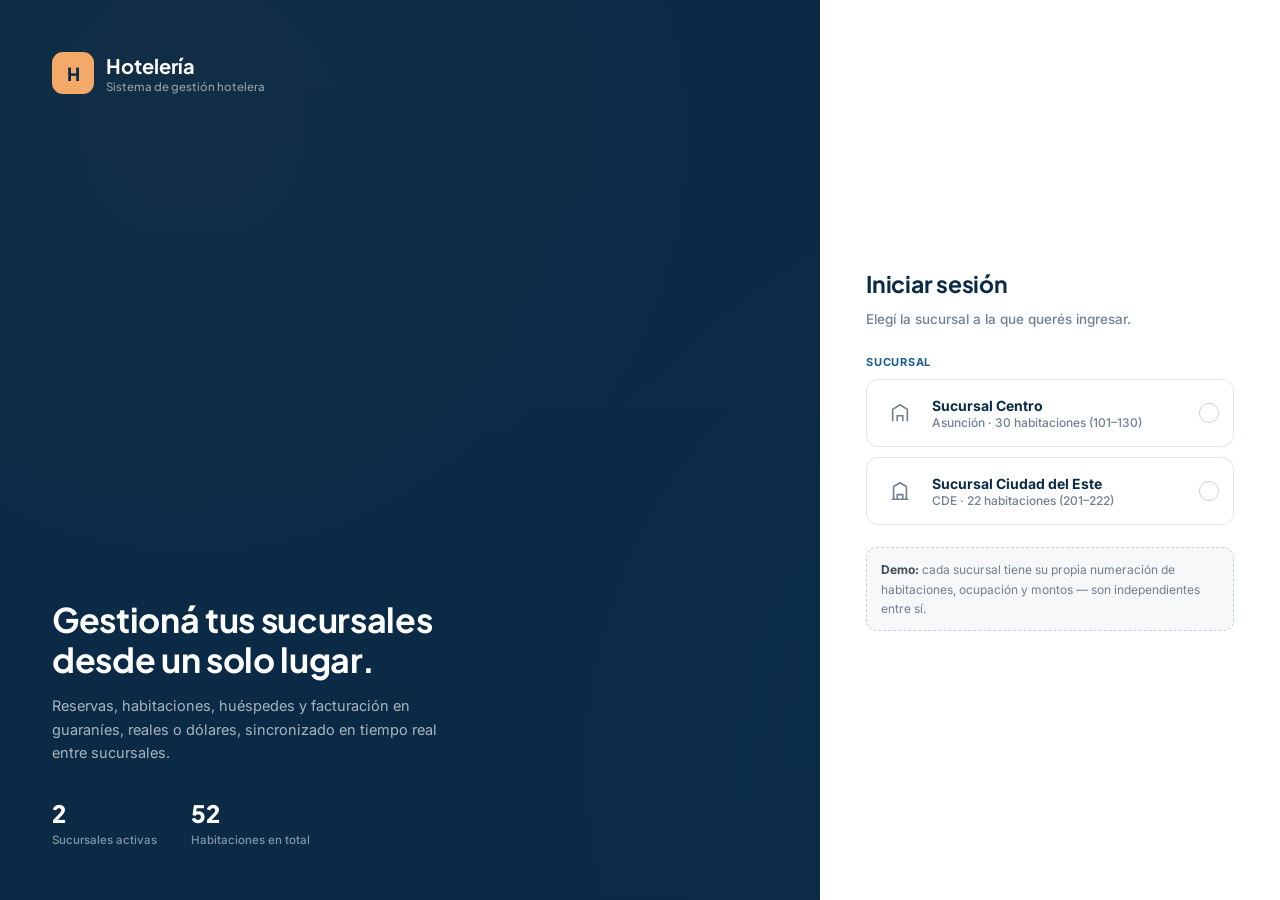
<file: mapa.html>
<!DOCTYPE html>
<html lang="es">
<head>
<meta charset="UTF-8">
<meta name="viewport" content="width=device-width, initial-scale=1.0">
<title>Hotelería — Mapa de habitaciones</title>
<link rel="stylesheet" href="assets/styles.css">
<style>
  /* ===== SIDEBAR CON SCROLL ===== */
  .sidebar {
    overflow-y: auto;
    max-height: 100vh;
    scrollbar-width: thin;
  }
  .sidebar::-webkit-scrollbar {
    width: 4px;
  }
  .sidebar::-webkit-scrollbar-thumb {
    background: #cbd5e1;
    border-radius: 4px;
  }
  .sidebar::-webkit-scrollbar-track {
    background: transparent;
  }

  /* ===== SUCURSAL EN SIDEBAR (dinámico) ===== */
  .sidebar-footer {
    background: transparent;
  }
  .sucursal-info {
    padding: 0.5rem 0.8rem;
    font-size: 0.8rem;
    color: #ffffff;
    line-height: 1.5;
  }
  .sucursal-info .nombre {
    font-weight: 600;
    color: #ffffff;
    display: block;
  }
  .sucursal-info .direccion {
    font-size: 0.7rem;
    color: rgba(255, 255, 255, 0.6);
    display: block;
  }
  .logout-link {
    color: #ffffff !important;
  }
  .logout-link:hover {
    color: rgba(255, 255, 255, 0.7) !important;
  }

  /* ===== MODAL DE CIERRE DE SESIÓN ===== */
  .modal-confirm {
    max-width: 400px;
    width: 90%;
  }
  .modal-confirm .modal-body p {
    font-size: 1rem;
    color: #1e293b;
    margin: 0.5rem 0 1.2rem;
    line-height: 1.6;
  }
  .modal-confirm .modal-foot {
    display: flex;
    gap: 0.8rem;
    justify-content: center;
    padding-top: 0.5rem;
  }
  .modal-confirm .btn-cancel {
    background: #e2e8f0;
    color: #1e293b;
    border: none;
    padding: 0.5rem 1.5rem;
    border-radius: 8px;
    font-weight: 600;
    font-size: 0.9rem;
    cursor: pointer;
    transition: background 0.2s;
    min-width: 100px;
  }
  .modal-confirm .btn-cancel:hover {
    background: #cbd5e1;
  }
  .modal-confirm .btn-danger {
    background: #dc2626;
    color: #fff;
    border: none;
    padding: 0.5rem 1.5rem;
    border-radius: 8px;
    font-weight: 600;
    font-size: 0.9rem;
    cursor: pointer;
    transition: background 0.2s;
    min-width: 100px;
  }
  .modal-confirm .btn-danger:hover {
    background: #b91c1c;
  }

  /* ===== MAPA DE HABITACIONES ===== */
  .room-map {
    display: grid;
    grid-template-columns: repeat(auto-fill, minmax(100px, 1fr));
    gap: 10px;
  }
  .room-tile {
    background: #fff;
    border-radius: 10px;
    padding: 0.6rem 0.4rem;
    text-align: center;
    border: 1px solid #e5e7eb;
    box-shadow: 0 1px 2px rgba(0,0,0,0.03);
    transition: border-color 0.15s, box-shadow 0.15s;
  }
  .room-tile:hover {
    border-color: #94a3b8;
    box-shadow: 0 2px 6px rgba(0,0,0,0.05);
  }
  .room-tile .num {
    font-weight: 700;
    font-size: 0.95rem;
    color: #0f172a;
    font-family: 'JetBrains Mono', 'Fira Code', monospace;
  }
  .room-tile .type {
    font-size: 0.7rem;
    color: #64748b;
    margin-top: 0.1rem;
  }
  .room-tile .state {
    display: block;
    font-size: 0.65rem;
    font-weight: 600;
    text-transform: uppercase;
    letter-spacing: 0.03em;
    margin-top: 0.2rem;
    background: transparent !important;
    border: none !important;
    padding: 0 !important;
  }
  .room-tile.disponible .state { color: #16a34a; }
  .room-tile.ocupada .state { color: #f59e0b; }
  .room-tile.limpieza .state { color: #64748b; }
  .room-tile.mantenimiento .state { color: #dc2626; }
</style>
</head>
<body>
<div class="mobile-topbar">
  <div class="brandmark"><div class="mark">H</div><span class="brandname">Hotelería</span></div>
  <button class="hamburger-btn" onclick="toggleSidebar()" aria-label="Abrir menú">
    <svg viewBox="0 0 24 24" fill="none" stroke="currentColor" stroke-width="2"><path d="M4 6h16M4 12h16M4 18h16"/></svg>
  </button>
</div>
<div class="sidebar-overlay" onclick="closeSidebar()"></div>
<div class="app-shell">

  <!-- ===== SIDEBAR ACTUALIZADA (con enlace a Servicios) ===== -->
  <aside class="sidebar">
    <div class="sidebar-brand">
      <div class="mark">H</div>
      <div class="name">Hotelería<span>Panel administrativo</span></div>
    </div>

    <div class="nav-group-label">General</div>
    <a class="nav-link" href="dashboard.html">
      <svg viewBox="0 0 24 24" fill="none" stroke="currentColor" stroke-width="1.8"><rect x="3" y="3" width="7" height="9" rx="1.5"/><rect x="14" y="3" width="7" height="5" rx="1.5"/><rect x="14" y="12" width="7" height="9" rx="1.5"/><rect x="3" y="16" width="7" height="5" rx="1.5"/></svg>
      Panel principal
    </a>

    <div class="nav-group-label">Operación</div>
    <a class="nav-link" href="habitaciones.html">
      <svg viewBox="0 0 24 24" fill="none" stroke="currentColor" stroke-width="1.8"><path d="M4 21V8l8-5 8 5v13"/><path d="M9 21v-6h6v6"/></svg>
      Habitaciones
    </a>
    <a class="nav-link" href="reservas.html">
      <svg viewBox="0 0 24 24" fill="none" stroke="currentColor" stroke-width="1.8"><rect x="3" y="4" width="18" height="17" rx="2"/><path d="M3 9h18M8 2v4M16 2v4"/></svg>
      Reservas
    </a>
    <a class="nav-link" href="huespedes.html">
      <svg viewBox="0 0 24 24" fill="none" stroke="currentColor" stroke-width="1.8"><circle cx="12" cy="8" r="3.5"/><path d="M4.5 20.5c1.6-3.6 4.4-5.5 7.5-5.5s5.9 1.9 7.5 5.5"/></svg>
      Huéspedes
    </a>
    <a class="nav-link active" href="mapa.html">
      <svg viewBox="0 0 24 24" fill="none" stroke="currentColor" stroke-width="1.8"><rect x="3" y="3" width="18" height="18" rx="2"/><path d="M3 9h18M3 15h18M9 3v18M15 3v18"/></svg>
      Mapa de habitaciones
    </a>

    <div class="nav-group-label">Administración</div>
    <a class="nav-link" href="facturacion.html">
      <svg viewBox="0 0 24 24" fill="none" stroke="currentColor" stroke-width="1.8"><rect x="4" y="3" width="16" height="18" rx="2"/><path d="M8 8h8M8 12h8M8 16h5"/></svg>
      Facturación
    </a>
    <!-- ===== NUEVO ENLACE A SERVICIOS ===== -->
    <a class="nav-link" href="servicios.html">
      <svg viewBox="0 0 24 24" fill="none" stroke="currentColor" stroke-width="1.8"><circle cx="12" cy="12" r="3"/><path d="M19 12h2M3 12h2M12 3v2M12 19v2M5.6 5.6l1.4 1.4M17 17l1.4 1.4M17 7l1.4-1.4M5.6 18.4l1.4-1.4"/></svg>
      Servicios
    </a>
    <a class="nav-link" href="reportes.html">
      <svg viewBox="0 0 24 24" fill="none" stroke="currentColor" stroke-width="1.8"><path d="M4 20V10M12 20V4M20 20v-7"/></svg>
      Reportes
    </a>
    <a class="nav-link" href="usuarios.html">
      <svg viewBox="0 0 24 24" fill="none" stroke="currentColor" stroke-width="1.8"><circle cx="12" cy="8" r="3.5"/><path d="M4.5 20.5c1.6-3.6 4.4-5.5 7.5-5.5s5.9 1.9 7.5 5.5"/><path d="M16.5 16.5c1.6-1.6 2.5-3.8 2.5-6.5"/></svg>
      Usuarios
    </a>

    <div class="nav-group-label">Finanzas</div>
    <a class="nav-link" href="formas.html">
      <svg viewBox="0 0 24 24" fill="none" stroke="currentColor" stroke-width="1.8">
        <rect x="2" y="6" width="20" height="14" rx="2"/><path d="M2 10h20"/>
      </svg>
      Formas de pago
    </a>
    <a class="nav-link" href="caja.html">
      <svg viewBox="0 0 24 24" fill="none" stroke="currentColor" stroke-width="1.8">
        <circle cx="12" cy="12" r="3"/><path d="M20 12h-4M8 12H4"/><path d="M12 8V4M12 20v-4"/>
      </svg>
      Caja
    </a>

    <div class="sidebar-footer">
      <div class="sucursal-info" id="sucursalSidebar">
        <span class="nombre" id="sucursalNombre">Sucursal Centro</span>
        <span class="direccion" id="sucursalDireccion">Palma c/ 14 de Mayo, Asunción</span>
      </div>
      <a class="logout-link" href="#" onclick="abrirModalCierre(); return false;">
        <svg viewBox="0 0 24 24" fill="none" stroke="currentColor" stroke-width="1.8"><path d="M9 21H5a2 2 0 01-2-2V5a2 2 0 012-2h4M16 17l5-5-5-5M21 12H9"/></svg>
        Cerrar sesión
      </a>
    </div>
  </aside>

  <!-- ===== MAIN ===== -->
  <div class="main">
    <div class="topbar">
      <div>
        <h1>Mapa de habitaciones</h1>
        <div class="subtitle" id="fechaHoy"></div>
      </div>
      <div class="topbar-right">
        <div class="currency-toggle">
          <button data-currency="PYG">Gs</button>
          <button data-currency="USD">US$</button>
          <button data-currency="BRL">R$</button>
        </div>
        <div class="user-chip">
          <div class="avatar" data-user-avatar></div>
          <div class="info">
            <b data-user-name></b>
            <small data-user-role></small>
          </div>
        </div>
      </div>
    </div>

    <div class="content">

      <!-- ===== MAPA DE HABITACIONES ===== -->
      <div class="card">
        <div class="card-header">
          <div>
            <h3>Estado en tiempo real</h3>
            <div class="hint" id="hintSucursal">Estado en tiempo real</div>
          </div>
          <div class="legend">
            <span class="item"><span class="dot" style="background:#16a34a;"></span>Disponible</span>
            <span class="item"><span class="dot" style="background:#f59e0b;"></span>Ocupada</span>
            <span class="item"><span class="dot" style="background:#64748b;"></span>Limpieza</span>
            <span class="item"><span class="dot" style="background:#dc2626;"></span>Mantenimiento</span>
          </div>
        </div>
        <div class="card-body">
          <div class="room-map" id="roomMap"></div>
        </div>
      </div>

    </div> <!-- /content -->
  </div> <!-- /main -->
</div> <!-- /app-shell -->

<!-- ===== MODAL DE CIERRE DE SESIÓN ===== -->
<div class="modal-overlay" id="modalCierreSesion">
  <div class="modal modal-confirm">
    <div class="modal-head">
      <h3>Confirmar cierre</h3>
      <button class="modal-close" onclick="cerrarModalCierre()">✕</button>
    </div>
    <div class="modal-body">
      <p>¿Está seguro de que desea cerrar sesión? Se perderán los cambios no guardados.</p>
    </div>
    <div class="modal-foot">
      <button class="btn-cancel" onclick="cerrarModalCierre()">Cancelar</button>
      <button class="btn-danger" id="btnConfirmarCierre">Cerrar sesión</button>
    </div>
  </div>
</div>

<script src="assets/app.js"></script>
<script>
  // ---- Modal de cierre de sesión ----
  (function() {
    const modalCierre = document.getElementById('modalCierreSesion');
    const btnConfirmar = document.getElementById('btnConfirmarCierre');

    window.abrirModalCierre = function() {
      modalCierre.classList.add('open');
    };
    window.cerrarModalCierre = function() {
      modalCierre.classList.remove('open');
    };
    btnConfirmar.addEventListener('click', function() {
      if (typeof logout === 'function') {
        logout();
      } else {
        localStorage.removeItem('hoteleria_auth');
        localStorage.removeItem('hoteleria_sucursal');
        window.location.href = 'index.html';
      }
      modalCierre.classList.remove('open');
    });
    modalCierre.addEventListener('click', function(e) {
      if (e.target === modalCierre) modalCierre.classList.remove('open');
    });
  })();

  // ---- Código del mapa con datos diferenciados ----
  requireAuth();
  const suc = getSucursalActual();

  // ---- Sidebar dinámico ----
  const direcciones = {
    centro: 'Palma c/ 14 de Mayo, Asunción',
    este: 'Av. Monseñor Rodríguez, Ciudad del Este'
  };
  document.getElementById('sucursalNombre').textContent = suc.corto || 'Sucursal';
  document.getElementById('sucursalDireccion').textContent = direcciones[suc.id] || '';

  // ---- Generar habitaciones ----
  let habitaciones = generarHabitaciones(suc);

  // ---- Forzar distribución de estados ----
  const distribucionCentro = [
    'ocupada','ocupada','disponible','ocupada','limpieza','mantenimiento','ocupada','disponible',
    'ocupada','limpieza','ocupada','disponible','ocupada','ocupada','limpieza','mantenimiento',
    'disponible','ocupada','limpieza','ocupada','disponible','ocupada','limpieza','mantenimiento'
  ];
  const distribucionEste = [
    'disponible','disponible','ocupada','disponible','limpieza','disponible','ocupada','disponible',
    'disponible','limpieza','disponible','ocupada','disponible','limpieza','ocupada','disponible',
    'ocupada','disponible','limpieza','disponible','ocupada','disponible','limpieza','disponible'
  ];
  const distribucion = suc.id === 'centro' ? distribucionCentro : distribucionEste;

  habitaciones = habitaciones.map((h, i) => {
    if (i < distribucion.length) {
      h.estado = distribucion[i];
    } else {
      const restantes = ['disponible', 'ocupada', 'limpieza', 'mantenimiento'];
      h.estado = restantes[i % restantes.length];
    }
    return h;
  });

  // ---- Actualizar subtítulos ----
  document.getElementById('fechaHoy').textContent =
    new Date().toLocaleDateString('es-PY', { weekday:'long', day:'numeric', month:'long', year:'numeric' }) + ' · ' + suc.corto;
  document.getElementById('hintSucursal').textContent = `${suc.totalHabitaciones} habitaciones · ${suc.corto}`;

  // ---- Pintar mapa ----
  function pintarRoomMap() {
    const map = document.getElementById('roomMap');
    map.innerHTML = habitaciones.slice(0, 24).map(h => `
      <div class="room-tile ${h.estado}">
        <div class="num">${h.numero}</div>
        <div class="type">${h.tipo}</div>
        <span class="state">${h.estado}</span>
      </div>
    `).join('');
  }

  pintarRoomMap();
  window.addEventListener('currencychange', pintarRoomMap);
</script>
</body>
</html>
</file>
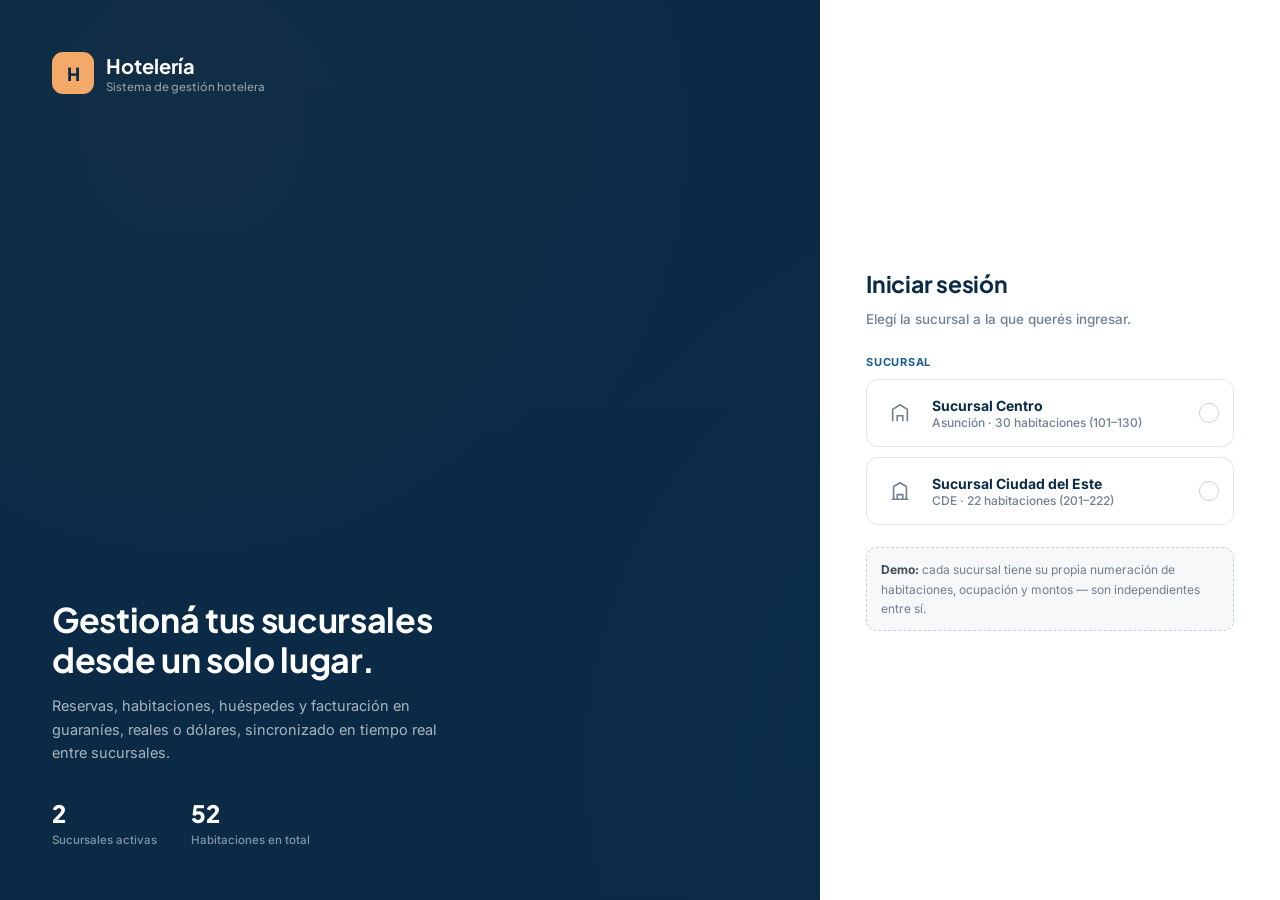
<file: reportes.html>
<!DOCTYPE html>
<html lang="es">
<head>
<meta charset="UTF-8">
<meta name="viewport" content="width=device-width, initial-scale=1.0">
<title>Hotelería — Reportes</title>
<link rel="stylesheet" href="assets/styles.css">
<style>
  /* ===== ESTILOS EXISTENTES ===== */
  .bar-chart{display:flex; align-items:flex-end; gap:14px; height:220px; padding:10px 6px 0;}
  .bar-chart .col{flex:1; display:flex; flex-direction:column; align-items:center; gap:8px; height:100%; justify-content:flex-end;}
  .bar-chart .bar{width:100%; max-width:34px; border-radius:6px 6px 0 0; background:var(--blue-600); position:relative; transition:height .4s ease;}
  .bar-chart .bar.accent{background:var(--orange-400);}
  .bar-chart .lbl{font-size:11px; color:var(--gray-500); font-weight:600;}
  .donut-wrap{display:flex; align-items:center; gap:24px;}
  .donut-legend{display:flex; flex-direction:column; gap:10px;}
  .donut-legend .row{display:flex; align-items:center; gap:9px; font-size:13px;}
  .donut-legend .sw{width:10px; height:10px; border-radius:3px;}
  .donut-legend b{margin-left:auto; font-family:var(--font-display);}

  /* ===== SIDEBAR ===== */
  .sidebar {
    overflow-y: auto;
    max-height: 100vh;
    scrollbar-width: thin;
  }
  .sidebar::-webkit-scrollbar {
    width: 4px;
  }
  .sidebar::-webkit-scrollbar-thumb {
    background: #cbd5e1;
    border-radius: 4px;
  }
  .sidebar::-webkit-scrollbar-track {
    background: transparent;
  }
  .sidebar-footer {
    background: transparent;
  }
  .sucursal-info {
    padding: 0.5rem 0.8rem;
    font-size: 0.8rem;
    color: #ffffff;
    line-height: 1.5;
  }
  .sucursal-info .nombre {
    font-weight: 600;
    color: #ffffff;
    display: block;
  }
  .sucursal-info .direccion {
    font-size: 0.7rem;
    color: rgba(255, 255, 255, 0.6);
    display: block;
  }
  .logout-link {
    color: #ffffff !important;
  }
  .logout-link:hover {
    color: rgba(255, 255, 255, 0.7) !important;
  }

  /* ===== MODAL DE CIERRE ===== */
  .modal-confirm {
    max-width: 400px;
    width: 90%;
  }
  .modal-confirm .modal-body p {
    font-size: 1rem;
    color: #1e293b;
    margin: 0.5rem 0 1.2rem;
    line-height: 1.6;
  }
  .modal-confirm .modal-foot {
    display: flex;
    gap: 0.8rem;
    justify-content: center;
    padding-top: 0.5rem;
  }
  .modal-confirm .btn-cancel {
    background: #e2e8f0;
    color: #1e293b;
    border: none;
    padding: 0.5rem 1.5rem;
    border-radius: 8px;
    font-weight: 600;
    font-size: 0.9rem;
    cursor: pointer;
    transition: background 0.2s;
    min-width: 100px;
  }
  .modal-confirm .btn-cancel:hover {
    background: #cbd5e1;
  }
  .modal-confirm .btn-danger {
    background: #dc2626;
    color: #fff;
    border: none;
    padding: 0.5rem 1.5rem;
    border-radius: 8px;
    font-weight: 600;
    font-size: 0.9rem;
    cursor: pointer;
    transition: background 0.2s;
    min-width: 100px;
  }
  .modal-confirm .btn-danger:hover {
    background: #b91c1c;
  }

  /* ===== NUEVOS ESTILOS PARA MOVIMIENTOS (RANGO DE FECHAS) ===== */
  .mov-filters {
    display: flex;
    flex-wrap: wrap;
    gap: 0.8rem;
    align-items: center;
    margin-bottom: 1.2rem;
    background: #f8fafc;
    padding: 0.8rem 1rem;
    border-radius: 10px;
  }
  .mov-filters label {
    font-weight: 500;
    color: #475569;
    font-size: 0.9rem;
  }
  .mov-filters input[type="date"] {
    padding: 0.3rem 0.8rem;
    border-radius: 8px;
    border: 1px solid #e2e8f0;
    background: white;
    font-size: 0.9rem;
    color: #1e293b;
  }
  .mov-filters .btn-sm {
    padding: 0.3rem 1rem;
    font-size: 0.85rem;
  }

  /* Tarjetas de estadísticas */
  .mov-stats-grid {
    display: grid;
    grid-template-columns: repeat(auto-fit, minmax(140px, 1fr));
    gap: 0.8rem;
    margin-bottom: 1.2rem;
  }
  .mov-stat-card {
    background: white;
    border-radius: 10px;
    padding: 0.8rem 1rem;
    border: 1px solid #eef2f6;
    text-align: center;
    box-shadow: 0 1px 2px rgba(0,0,0,0.04);
  }
  .mov-stat-card .num {
    font-size: 2rem;
    font-weight: 700;
    line-height: 1.2;
  }
  .mov-stat-card .label {
    font-size: 0.7rem;
    text-transform: uppercase;
    letter-spacing: 0.03em;
    color: #64748b;
    font-weight: 600;
    margin-top: 0.1rem;
  }
  .mov-stat-card .sub {
    font-size: 0.75rem;
    color: #475569;
    margin-top: 0.2rem;
  }
  .mov-stat-card.entradas .num { color: #1e40af; }
  .mov-stat-card.salidas .num { color: #92400e; }
  .mov-stat-card.total .num { color: #0f172a; }
  .mov-stat-card.pico .num { font-size: 1.2rem; color: #2563eb; }

  /* Gráfico */
  .chart-mov-container {
    background: #ffffff;
    border-radius: 10px;
    padding: 0.8rem;
    border: 1px solid #eef2f6;
    margin-bottom: 1rem;
  }
  .chart-mov-container h4 {
    margin: 0 0 0.5rem 0;
    font-size: 0.9rem;
    color: #1e293b;
  }
  .chart-mov-wrapper {
    width: 100%;
    height: 180px;
    position: relative;
  }
  .chart-mov-wrapper canvas {
    width: 100% !important;
    height: 100% !important;
    display: block;
  }

  .badge-mov {
    display: inline-block;
    padding: 0.2rem 0.7rem;
    border-radius: 20px;
    font-size: 0.75rem;
    font-weight: 600;
  }
  .badge-mov.checkin { background: #dbeafe; color: #1e40af; }
  .badge-mov.checkout { background: #fef3c7; color: #92400e; }

  .pagination-mov {
    display: flex;
    align-items: center;
    gap: 0.8rem;
    justify-content: flex-end;
    margin-top: 0.8rem;
  }
  .pagination-mov button {
    background: #f1f5f9;
    border: 1px solid #e2e8f0;
    color: #1e293b;
    padding: 0.2rem 0.8rem;
    border-radius: 6px;
    cursor: pointer;
    font-size: 0.8rem;
    transition: background 0.15s;
  }
  .pagination-mov button:hover:not(:disabled) {
    background: #e2e8f0;
  }
  .pagination-mov button:disabled {
    opacity: 0.4;
    cursor: not-allowed;
  }
  .pagination-mov span {
    font-size: 0.85rem;
    color: #475569;
  }

  /* Rango de fechas en el título */
  .rango-fechas {
    font-size: 0.8rem;
    color: #475569;
    font-weight: 400;
    margin-left: 0.5rem;
  }
</style>
</head>
<body>
<div class="mobile-topbar">
  <div class="brandmark"><div class="mark">H</div><span class="brandname">Hotelería</span></div>
  <button class="hamburger-btn" onclick="toggleSidebar()" aria-label="Abrir menú">
    <svg viewBox="0 0 24 24" fill="none" stroke="currentColor" stroke-width="2"><path d="M4 6h16M4 12h16M4 18h16"/></svg>
  </button>
</div>
<div class="sidebar-overlay" onclick="closeSidebar()"></div>
<div class="app-shell">

  <!-- ===== SIDEBAR ACTUALIZADA ===== -->
  <aside class="sidebar">
    <div class="sidebar-brand">
      <div class="mark">H</div>
      <div class="name">Hotelería<span>Panel administrativo</span></div>
    </div>

    <div class="nav-group-label">General</div>
    <a class="nav-link" href="dashboard.html">
      <svg viewBox="0 0 24 24" fill="none" stroke="currentColor" stroke-width="1.8"><rect x="3" y="3" width="7" height="9" rx="1.5"/><rect x="14" y="3" width="7" height="5" rx="1.5"/><rect x="14" y="12" width="7" height="9" rx="1.5"/><rect x="3" y="16" width="7" height="5" rx="1.5"/></svg>
      Panel principal
    </a>

    <div class="nav-group-label">Operación</div>
    <a class="nav-link" href="habitaciones.html">
      <svg viewBox="0 0 24 24" fill="none" stroke="currentColor" stroke-width="1.8"><path d="M4 21V8l8-5 8 5v13"/><path d="M9 21v-6h6v6"/></svg>
      Habitaciones
    </a>
    <a class="nav-link" href="reservas.html">
      <svg viewBox="0 0 24 24" fill="none" stroke="currentColor" stroke-width="1.8"><rect x="3" y="4" width="18" height="17" rx="2"/><path d="M3 9h18M8 2v4M16 2v4"/></svg>
      Reservas
    </a>
    <a class="nav-link" href="huespedes.html">
      <svg viewBox="0 0 24 24" fill="none" stroke="currentColor" stroke-width="1.8"><circle cx="12" cy="8" r="3.5"/><path d="M4.5 20.5c1.6-3.6 4.4-5.5 7.5-5.5s5.9 1.9 7.5 5.5"/></svg>
      Huéspedes
    </a>
    <a class="nav-link" href="mapa.html">
      <svg viewBox="0 0 24 24" fill="none" stroke="currentColor" stroke-width="1.8"><rect x="3" y="3" width="18" height="18" rx="2"/><path d="M3 9h18M3 15h18M9 3v18M15 3v18"/></svg>
      Mapa de habitaciones
    </a>
    <!-- ===== ELIMINADO: Movimientos (no corresponde en Reportes) ===== -->

    <div class="nav-group-label">Administración</div>
    <a class="nav-link" href="facturacion.html">
      <svg viewBox="0 0 24 24" fill="none" stroke="currentColor" stroke-width="1.8"><rect x="4" y="3" width="16" height="18" rx="2"/><path d="M8 8h8M8 12h8M8 16h5"/></svg>
      Facturación
    </a>
    <!-- ===== NUEVO ENLACE A SERVICIOS ===== -->
    <a class="nav-link" href="servicios.html">
      <svg viewBox="0 0 24 24" fill="none" stroke="currentColor" stroke-width="1.8"><circle cx="12" cy="12" r="3"/><path d="M19 12h2M3 12h2M12 3v2M12 19v2M5.6 5.6l1.4 1.4M17 17l1.4 1.4M17 7l1.4-1.4M5.6 18.4l1.4-1.4"/></svg>
      Servicios
    </a>
    <a class="nav-link active" href="reportes.html">
      <svg viewBox="0 0 24 24" fill="none" stroke="currentColor" stroke-width="1.8"><path d="M4 20V10M12 20V4M20 20v-7"/></svg>
      Reportes
    </a>
    <a class="nav-link" href="usuarios.html">
      <svg viewBox="0 0 24 24" fill="none" stroke="currentColor" stroke-width="1.8"><circle cx="12" cy="8" r="3.5"/><path d="M4.5 20.5c1.6-3.6 4.4-5.5 7.5-5.5s5.9 1.9 7.5 5.5"/><path d="M16.5 16.5c1.6-1.6 2.5-3.8 2.5-6.5"/></svg>
      Usuarios
    </a>

    <div class="nav-group-label">Finanzas</div>
    <a class="nav-link" href="formas.html">
      <svg viewBox="0 0 24 24" fill="none" stroke="currentColor" stroke-width="1.8"><rect x="2" y="6" width="20" height="14" rx="2"/><path d="M2 10h20"/></svg>
      Formas de pago
    </a>
    <a class="nav-link" href="caja.html">
      <svg viewBox="0 0 24 24" fill="none" stroke="currentColor" stroke-width="1.8"><circle cx="12" cy="12" r="3"/><path d="M20 12h-4M8 12H4"/><path d="M12 8V4M12 20v-4"/></svg>
      Caja
    </a>

    <div class="sidebar-footer">
      <div class="sucursal-info" id="sucursalSidebar">
        <span class="nombre" id="sucursalNombre">Sucursal Centro</span>
        <span class="direccion" id="sucursalDireccion">Palma c/ 14 de Mayo, Asunción</span>
      </div>
      <a class="logout-link" href="#" onclick="abrirModalCierre(); return false;">
        <svg viewBox="0 0 24 24" fill="none" stroke="currentColor" stroke-width="1.8"><path d="M9 21H5a2 2 0 01-2-2V5a2 2 0 012-2h4M16 17l5-5-5-5M21 12H9"/></svg>
        Cerrar sesión
      </a>
    </div>
  </aside>

  <!-- ===== MAIN ===== -->
  <div class="main">
    <div class="topbar">
      <div>
        <h1>Reportes</h1>
        <div class="subtitle" id="subReportes"></div>
      </div>
      <div class="topbar-right">
        <div class="currency-toggle">
          <button data-currency="PYG">Gs</button>
          <button data-currency="USD">US$</button>
          <button data-currency="BRL">R$</button>
        </div>
        <div class="user-chip">
          <div class="avatar" data-user-avatar></div>
          <div class="info"><b data-user-name></b><small data-user-role></small></div>
        </div>
      </div>
    </div>

    <div class="content">

      <!-- ===== FILA SUPERIOR: INGRESOS Y DONUT ===== -->
      <div class="grid grid-2" style="align-items:start;">
        <div class="card">
          <div class="card-header">
            <div>
              <h3>Ingresos de los últimos 7 días</h3>
              <div class="hint">Por sucursal actual</div>
            </div>
          </div>
          <div class="card-body">
            <div class="bar-chart" id="barChart"></div>
          </div>
        </div>
        <div class="card">
          <div class="card-header">
            <h3>Distribución por tipo de habitación</h3>
          </div>
          <div class="card-body">
            <div class="donut-wrap">
              <svg width="140" height="140" viewBox="0 0 42 42" id="donutSvg"></svg>
              <div class="donut-legend" id="donutLegend"></div>
            </div>
          </div>
        </div>
      </div>

      <!-- ===== HISTORIAL DE MOVIMIENTOS CON RANGO DE FECHAS ===== -->
      <div class="card" style="margin-top:20px;">
        <div class="card-header">
          <h3>Historial de movimientos <span class="rango-fechas" id="rangoFechasLabel">(selecciona un rango)</span></h3>
          <span class="hint">Entradas y salidas de huéspedes</span>
        </div>
        <div class="card-body">

          <!-- Filtro de rango de fechas -->
          <div class="mov-filters">
            <label for="fechaDesde">Desde:</label>
            <input type="date" id="fechaDesde">
            <label for="fechaHasta">Hasta:</label>
            <input type="date" id="fechaHasta">
            <button class="btn btn-primary btn-sm" onclick="aplicarFiltrosMov()">Aplicar</button>
            <button class="btn btn-ghost btn-sm" onclick="resetFiltrosMov()">Últimos 7 días</button>
          </div>

          <!-- Tarjetas de estadísticas -->
          <div class="mov-stats-grid" id="movStatsGrid">
            <div class="mov-stat-card total">
              <div class="num" id="movTotal">0</div>
              <div class="label">Total movimientos</div>
            </div>
            <div class="mov-stat-card entradas">
              <div class="num" id="movEntradas">0</div>
              <div class="label">Entradas (check‑in)</div>
            </div>
            <div class="mov-stat-card salidas">
              <div class="num" id="movSalidas">0</div>
              <div class="label">Salidas (check‑out)</div>
            </div>
            <div class="mov-stat-card pico">
              <div class="num" id="movDiaPico">—</div>
              <div class="label">Día con más movimiento</div>
              <div class="sub" id="movDiaPicoDetalle"></div>
            </div>
          </div>

          <!-- Gráfico de barras (celeste claro) -->
          <div class="chart-mov-container">
            <h4>Movimientos por día en el rango seleccionado</h4>
            <div class="chart-mov-wrapper">
              <canvas id="chartMovReporte"></canvas>
            </div>
          </div>

          <!-- Tabla paginada -->
          <div class="table-wrap">
            <table>
              <thead>
                <tr><th>Fecha</th><th>Huésped</th><th>Habitación</th><th>Tipo</th><th>Estado</th></tr>
              </thead>
              <tbody id="tablaMovimientosReporte"></tbody>
            </table>
          </div>
          <div class="pagination-mov" id="paginacionMovReporte">
            <button id="btnMovAnt" disabled>‹ Anterior</button>
            <span id="movPagInfo">Página 1 de 1</span>
            <button id="btnMovSig">Siguiente ›</button>
          </div>

        </div>
      </div>

      <!-- ===== COMPARATIVO DE SUCURSALES ===== -->
      <div class="card" style="margin-top:20px;">
        <div class="card-header">
          <h3>Resumen comparativo de sucursales</h3>
          <div class="hint">Solo con fines de referencia — datos de demostración</div>
        </div>
        <div class="table-wrap">
          <table>
            <thead>
              <tr><th>Sucursal</th><th>Habitaciones</th><th>Ocupación</th><th>Numeración</th><th>Ingresos estimados/mes</th></tr>
            </thead>
            <tbody id="tablaComparativo"></tbody>
          </table>
        </div>
      </div>

    </div> <!-- /content -->
  </div> <!-- /main -->
</div> <!-- /app-shell -->

<!-- ===== MODAL DE CIERRE ===== -->
<div class="modal-overlay" id="modalCierreSesion">
  <div class="modal modal-confirm">
    <div class="modal-head">
      <h3>Confirmar cierre</h3>
      <button class="modal-close" onclick="cerrarModalCierre()">✕</button>
    </div>
    <div class="modal-body">
      <p>¿Está seguro de que desea cerrar sesión? Se perderán los cambios no guardados.</p>
    </div>
    <div class="modal-foot">
      <button class="btn-cancel" onclick="cerrarModalCierre()">Cancelar</button>
      <button class="btn-danger" id="btnConfirmarCierre">Cerrar sesión</button>
    </div>
  </div>
</div>

<script src="assets/app.js"></script>
<script>
  // ---- Modal de cierre ----
  (function() {
    const modalCierre = document.getElementById('modalCierreSesion');
    const btnConfirmar = document.getElementById('btnConfirmarCierre');

    window.abrirModalCierre = function() {
      modalCierre.classList.add('open');
    };
    window.cerrarModalCierre = function() {
      modalCierre.classList.remove('open');
    };
    btnConfirmar.addEventListener('click', function() {
      if (typeof logout === 'function') {
        logout();
      } else {
        localStorage.removeItem('hoteleria_auth');
        localStorage.removeItem('hoteleria_sucursal');
        window.location.href = 'index.html';
      }
      modalCierre.classList.remove('open');
    });
    modalCierre.addEventListener('click', function(e) {
      if (e.target === modalCierre) modalCierre.classList.remove('open');
    });
  })();

  // ---- Código principal ----
  requireAuth();
  const suc = getSucursalActual();

  // ---- Sidebar dinámico ----
  const direcciones = {
    centro: 'Palma c/ 14 de Mayo, Asunción',
    este: 'Av. Monseñor Rodríguez, Ciudad del Este'
  };
  document.getElementById('sucursalNombre').textContent = suc.corto || 'Sucursal';
  document.getElementById('sucursalDireccion').textContent = direcciones[suc.id] || '';

  // ---- DATOS DE HUÉSPEDES POR SUCURSAL (coinciden con huespedes.html) ----
  const datosHuespedes = {
    centro: [
      { nombre: 'Julia Souza', documento: 'CI 1392124', pais: 'Uruguay', telefono: '+595 974101332', email: 'julia.souza@correo.com', estadias: 5, ultimaVisita: '2026-05-14' },
      { nombre: 'Pedro Duarte', documento: 'CI 1489655', pais: 'Paraguay', telefono: '+595 975101665', email: 'pedro.duarte@correo.com', estadias: 1, ultimaVisita: '2026-06-15' },
      { nombre: 'Camila Ríos', documento: 'CPF 1587186', pais: 'Brasil', telefono: '+595 976101998', email: 'camila.rios@correo.com', estadias: 2, ultimaVisita: '2026-07-16' },
      { nombre: 'Hugo Martínez', documento: 'CI 1684717', pais: 'Paraguay', telefono: '+595 977102331', email: 'hugo.martinez@correo.com', estadias: 3, ultimaVisita: '2026-01-17' },
      { nombre: 'Rosa Cáceres', documento: 'RUT 1782248', pais: 'Chile', telefono: '+595 978102664', email: 'rosa.caceres@correo.com', estadias: 4, ultimaVisita: '2026-02-18' },
      { nombre: 'Iván Gómez', documento: 'CI 1879779', pais: 'Paraguay', telefono: '+595 979102997', email: 'ivan.gomez@correo.com', estadias: 5, ultimaVisita: '2026-03-10' },
      { nombre: 'Nadia López', documento: 'CPF 1977310', pais: 'Brasil', telefono: '+595 980103330', email: 'nadia.lopez@correo.com', estadias: 1, ultimaVisita: '2026-04-11' },
      { nombre: 'Sergio Aquino', documento: 'CI 2074843', pais: 'Paraguay', telefono: '+595 981103663', email: 'sergio.aquino@correo.com', estadias: 3, ultimaVisita: '2026-05-12' }
    ],
    este: [
      { nombre: 'Rosa Cáceres', documento: 'RUT 1782248', pais: 'Chile', telefono: '+595 978102664', email: 'rosa.caceres@correo.com', estadias: 4, ultimaVisita: '2026-02-18' },
      { nombre: 'Iván Gómez', documento: 'CI 1879779', pais: 'Paraguay', telefono: '+595 979102997', email: 'ivan.gomez@correo.com', estadias: 5, ultimaVisita: '2026-03-10' },
      { nombre: 'Nadia López', documento: 'CPF 1977310', pais: 'Brasil', telefono: '+595 980103330', email: 'nadia.lopez@correo.com', estadias: 1, ultimaVisita: '2026-04-11' },
      { nombre: 'Sergio Aquino', documento: 'CI 2074843', pais: 'Paraguay', telefono: '+595 981103663', email: 'sergio.aquino@correo.com', estadias: 2, ultimaVisita: '2026-05-12' }
    ]
  };

  const listaHuespedes = datosHuespedes[suc.id] || datosHuespedes.centro;

  // ---- Generar habitaciones según sucursal ----
  function generarHabitacionesLocal(suc) {
    const tipos = suc.tiposHabitacion.map(t => t.tipo);
    const precios = { Individual: 320000, Doble: 450000, Suite: 780000 };
    const habitaciones = [];
    let total = suc.id === 'centro' ? 30 : 22;
    let prefijo = suc.prefijoHabitacion || 1;
    const pisos = 3;
    const habPorPiso = Math.ceil(total / pisos);
    let count = 0;
    for (let piso = 1; piso <= pisos; piso++) {
      for (let i = 1; i <= habPorPiso; i++) {
        if (count >= total) break;
        const numero = `${prefijo}${piso}${String(i).padStart(2, '0')}`;
        const tipo = tipos[count % tipos.length];
        const precio = precios[tipo] || 450000;
        let estado;
        const rand = Math.random();
        if (suc.id === 'centro') {
          if (rand < 0.25) estado = 'disponible';
          else if (rand < 0.55) estado = 'ocupada';
          else if (rand < 0.80) estado = 'limpieza';
          else estado = 'mantenimiento';
        } else {
          if (rand < 0.50) estado = 'disponible';
          else if (rand < 0.70) estado = 'ocupada';
          else if (rand < 0.85) estado = 'limpieza';
          else estado = 'mantenimiento';
        }
        let huesped = null;
        if (estado === 'ocupada') {
          const idx = Math.floor(Math.random() * listaHuespedes.length);
          huesped = listaHuespedes[idx].nombre;
        }
        habitaciones.push({ numero, piso, tipo, precioPYG: precio, estado, huesped });
        count++;
      }
    }
    return habitaciones;
  }

  // ---- Generar reservas usando ÚNICAMENTE los huéspedes de la sucursal ----
  function generarReservasLocal(suc, huespedes) {
    const tipos = ['Individual', 'Doble', 'Suite'];
    const estados = ['confirmada', 'pendiente', 'cancelada'];
    const reservas = [];
    // Más reservas para que haya movimiento variado
    const cantidad = suc.id === 'centro' ? 24 : 18; 
    for (let i = 0; i < cantidad; i++) {
      // Seleccionar huésped de la lista (cíclicamente)
      const huesped = huespedes[i % huespedes.length].nombre;
      const habitacion = `${suc.prefijoHabitacion || 1}${100 + i}`;
      // Fechas distribuidas en los últimos 3 meses
      const diasAtras = Math.floor(Math.random() * 60);
      const fechaCheckin = new Date();
      fechaCheckin.setDate(fechaCheckin.getDate() - diasAtras);
      const checkin = fechaCheckin.toISOString().split('T')[0];
      const noches = 1 + Math.floor(Math.random() * 4);
      const fechaCheckout = new Date(fechaCheckin);
      fechaCheckout.setDate(fechaCheckout.getDate() + noches);
      const checkout = fechaCheckout.toISOString().split('T')[0];
      const tipo = tipos[i % tipos.length];
      const precioBase = tipo === 'Individual' ? 320000 : (tipo === 'Doble' ? 450000 : 780000);
      const totalPYG = precioBase * noches;
      const estado = estados[i % estados.length];
      reservas.push({
        id: `RES-${1000 + i}`,
        huesped,
        habitacion,
        tipo,
        checkin,
        checkout,
        noches,
        totalPYG,
        estado
      });
    }
    // Ordenar por fecha de check-in (más reciente primero)
    reservas.sort((a,b) => new Date(b.checkin) - new Date(a.checkin));
    return reservas;
  }

  // ---- Generar datos ----
  const habitaciones = generarHabitacionesLocal(suc);
  const reservas = generarReservasLocal(suc, listaHuespedes);

  document.getElementById('subReportes').textContent = `${suc.corto} · Indicadores de desempeño`;

  // ---- Funciones de gráficos originales ----
  function pintarBarras(){
    const cur = getCurrentCurrency();
    const dias = ['Lun','Mar','Mié','Jue','Vie','Sáb','Dom'];
    const valores = dias.map((_,i) => 900000 + ((i * 137 + suc.prefijoHabitacion * 211) % 700000));
    const max = Math.max(...valores);
    document.getElementById('barChart').innerHTML = dias.map((d,i) => `
      <div class="col">
        <div class="bar ${i===5 ? 'accent' : ''}" style="height:${(valores[i]/max)*170}px;"></div>
        <div class="lbl">${d}</div>
      </div>
    `).join('');
  }

  function pintarDonut(){
    const tipos = suc.tiposHabitacion.map(t => ({
      tipo: t.tipo,
      cantidad: habitaciones.filter(h=>h.tipo===t.tipo).length
    }));
    const total = tipos.reduce((a,t)=>a+t.cantidad,0);
    const colores = ['#1B5D8F', '#3B8AC4', '#F0904A'];

    let acc = 0;
    const circles = tipos.map((t,i) => {
      const pct = t.cantidad/total*100;
      const dash = `${pct} ${100-pct}`;
      const offset = 25 - acc;
      acc += pct;
      return `<circle cx="21" cy="21" r="15.9" fill="transparent" stroke="${colores[i]}" stroke-width="6" stroke-dasharray="${dash}" stroke-dashoffset="${offset}"></circle>`;
    }).join('');
    document.getElementById('donutSvg').innerHTML = circles;

    document.getElementById('donutLegend').innerHTML = tipos.map((t,i) => `
      <div class="row"><span class="sw" style="background:${colores[i]};"></span>${t.tipo}<b>${t.cantidad}</b></div>
    `).join('');
  }

  function pintarComparativo(){
    const cur = getCurrentCurrency();
    document.getElementById('tablaComparativo').innerHTML = Object.values(SUCURSALES).map(s => {
      const ingresosEstimados = s.totalHabitaciones * 420000 * 22 * s.ocupacionHoy;
      const esActual = s.id === suc.id;
      return `
        <tr style="${esActual ? 'background:var(--blue-50);' : ''}">
          <td class="cell-strong">${s.corto} ${esActual ? '<span class=\"badge badge-confirmada\" style=\"margin-left:8px;\">Actual</span>' : ''}</td>
          <td>${s.totalHabitaciones}</td>
          <td>${Math.round(s.ocupacionHoy*100)}%</td>
          <td class="mono cell-muted">${s.prefijoHabitacion}xx</td>
          <td class="mono cell-strong">${formatMoney(ingresosEstimados, cur)}</td>
        </tr>
      `;
    }).join('');
  }

  // ---- GENERACIÓN DE MOVIMIENTOS DESDE RESERVAS ----
  function generarMovimientosDesdeReservas(reservas) {
    const movs = [];
    reservas.forEach(r => {
      movs.push({
        fecha: new Date(r.checkin + 'T00:00:00'),
        huesped: r.huesped,
        habitacion: r.habitacion,
        tipo: 'checkin',
        estado: r.estado === 'confirmada' ? 'Activo' : (r.estado === 'cancelada' ? 'Cancelado' : 'Pendiente')
      });
      movs.push({
        fecha: new Date(r.checkout + 'T00:00:00'),
        huesped: r.huesped,
        habitacion: r.habitacion,
        tipo: 'checkout',
        estado: r.estado === 'confirmada' ? 'Finalizado' : (r.estado === 'cancelada' ? 'Cancelado' : 'Pendiente')
      });
    });
    movs.sort((a,b) => b.fecha - a.fecha);
    return movs;
  }

  const movimientos = generarMovimientosDesdeReservas(reservas);

  // ---- FUNCIONES AUXILIARES DE FECHA ----
  function esMismaFecha(f1, f2) {
    const a = new Date(f1);
    const b = new Date(f2);
    return a.getFullYear() === b.getFullYear() &&
           a.getMonth() === b.getMonth() &&
           a.getDate() === b.getDate();
  }

  // ---- FILTRADO POR RANGO DE FECHAS ----
  function filtrarPorRango(desde, hasta) {
    const d = new Date(desde);
    d.setHours(0,0,0,0);
    const h = new Date(hasta);
    h.setHours(23,59,59,999);
    return movimientos.filter(m => {
      const mFecha = new Date(m.fecha);
      return mFecha >= d && mFecha <= h;
    });
  }

  // ---- RENDERIZADO PRINCIPAL ----
  let movPagina = 1;
  const movPorPagina = 8;
  let movFiltrados = [];

  function renderizarMovimientos() {
    const desdeStr = document.getElementById('fechaDesde').value;
    const hastaStr = document.getElementById('fechaHasta').value;

    if (!desdeStr || !hastaStr) {
      document.getElementById('rangoFechasLabel').textContent = '(selecciona un rango)';
      document.getElementById('movTotal').textContent = '—';
      document.getElementById('movEntradas').textContent = '—';
      document.getElementById('movSalidas').textContent = '—';
      document.getElementById('movDiaPico').textContent = '—';
      document.getElementById('movDiaPicoDetalle').textContent = '';
      document.getElementById('tablaMovimientosReporte').innerHTML = '<tr><td colspan="5" style="text-align:center;color:#94a3b8;">Selecciona un rango de fechas para ver los movimientos</td></tr>';
      document.getElementById('movPagInfo').textContent = 'Página 0 de 0';
      document.getElementById('btnMovAnt').disabled = true;
      document.getElementById('btnMovSig').disabled = true;
      const canvas = document.getElementById('chartMovReporte');
      const ctx = canvas.getContext('2d');
      const rect = canvas.parentElement.getBoundingClientRect();
      canvas.width = rect.width || 600;
      canvas.height = rect.height || 180;
      ctx.clearRect(0, 0, canvas.width, canvas.height);
      return;
    }

    const desde = new Date(desdeStr + 'T00:00:00');
    const hasta = new Date(hastaStr + 'T23:59:59');
    movFiltrados = filtrarPorRango(desde, hasta);

    document.getElementById('rangoFechasLabel').textContent = `(del ${desde.toLocaleDateString('es-ES')} al ${hasta.toLocaleDateString('es-ES')})`;

    const total = movFiltrados.length;
    const entradas = movFiltrados.filter(m => m.tipo === 'checkin').length;
    const salidas = movFiltrados.filter(m => m.tipo === 'checkout').length;
    document.getElementById('movTotal').textContent = total;
    document.getElementById('movEntradas').textContent = entradas;
    document.getElementById('movSalidas').textContent = salidas;

    const conteoPorDia = {};
    movFiltrados.forEach(m => {
      const key = m.fecha.toISOString().split('T')[0];
      conteoPorDia[key] = (conteoPorDia[key] || 0) + 1;
    });
    let maxDia = null;
    let maxCount = 0;
    for (const [fecha, count] of Object.entries(conteoPorDia)) {
      if (count > maxCount) { maxCount = count; maxDia = fecha; }
    }
    if (maxDia) {
      const fechaObj = new Date(maxDia + 'T00:00:00');
      document.getElementById('movDiaPico').textContent = fechaObj.toLocaleDateString('es-ES');
      document.getElementById('movDiaPicoDetalle').textContent = `${maxCount} movimientos`;
    } else {
      document.getElementById('movDiaPico').textContent = '—';
      document.getElementById('movDiaPicoDetalle').textContent = '';
    }

    const totalPaginas = Math.ceil(total / movPorPagina) || 1;
    if (movPagina > totalPaginas) movPagina = totalPaginas;
    if (movPagina < 1) movPagina = 1;

    const inicio = (movPagina - 1) * movPorPagina;
    const fin = Math.min(inicio + movPorPagina, total);
    const paginaMovs = movFiltrados.slice(inicio, fin);

    const tbody = document.getElementById('tablaMovimientosReporte');
    tbody.innerHTML = paginaMovs.map(m => `
      <tr>
        <td>${m.fecha.toLocaleDateString('es-ES')}</td>
        <td>${m.huesped}</td>
        <td>${m.habitacion}</td>
        <td><span class="badge-mov ${m.tipo}">${m.tipo === 'checkin' ? 'Check-in' : 'Check-out'}</span></td>
        <td>${m.estado}</td>
      </tr>
    `).join('') || '<tr><td colspan="5" style="text-align:center; color:#64748b;">No hay movimientos en este rango</td></tr>';

    document.getElementById('movPagInfo').textContent = `Página ${movPagina} de ${totalPaginas}`;
    document.getElementById('btnMovAnt').disabled = (movPagina === 1);
    document.getElementById('btnMovSig').disabled = (movPagina === totalPaginas || total === 0);

    dibujarGraficoMovimientos(desde, hasta);
  }

  // ---- GRÁFICO DE MOVIMIENTOS (celeste claro) ----
  function dibujarGraficoMovimientos(desde, hasta) {
    const canvas = document.getElementById('chartMovReporte');
    const ctx = canvas.getContext('2d');
    const container = canvas.parentElement;
    const rect = container.getBoundingClientRect();
    canvas.width = rect.width || 600;
    canvas.height = rect.height || 180;

    const ancho = canvas.width;
    const alto = canvas.height;
    ctx.clearRect(0, 0, ancho, alto);

    const fechas = [];
    const d = new Date(desde);
    d.setHours(0,0,0,0);
    const h = new Date(hasta);
    h.setHours(0,0,0,0);
    while (d <= h) {
      fechas.push(new Date(d));
      d.setDate(d.getDate() + 1);
    }

    if (fechas.length === 0) return;

    const data = fechas.map(f => {
      const count = movFiltrados.filter(m => {
        const mFecha = new Date(m.fecha);
        mFecha.setHours(0,0,0,0);
        return esMismaFecha(mFecha, f);
      }).length;
      return { fecha: f, count };
    });

    const maxVal = Math.max(1, ...data.map(d => d.count));
    const padding = { top: 10, bottom: 24, left: 24, right: 8 };
    const graphWidth = ancho - padding.left - padding.right;
    const graphHeight = alto - padding.top - padding.bottom;
    const barWidth = Math.min(24, graphWidth / data.length * 0.7);
    const stepX = graphWidth / data.length;

    ctx.fillStyle = '#93c5fd';
    data.forEach((item, i) => {
      const barHeight = (item.count / maxVal) * graphHeight;
      const x = padding.left + i * stepX + (stepX - barWidth) / 2;
      const y = padding.top + graphHeight - barHeight;
      ctx.fillRect(x, y, barWidth, barHeight);
      ctx.fillStyle = '#64748b';
      ctx.font = '8px sans-serif';
      ctx.textAlign = 'center';
      ctx.fillText(item.fecha.getDate(), x + barWidth/2, padding.top + graphHeight + 14);
      if (item.count > 0) {
        ctx.fillStyle = '#0f172a';
        ctx.font = '8px sans-serif';
        ctx.fillText(item.count, x + barWidth/2, y - 3);
      }
    });

    ctx.fillStyle = '#94a3b8';
    ctx.font = '8px sans-serif';
    ctx.textAlign = 'right';
    ctx.fillText(maxVal, padding.left - 4, padding.top + 4);
    ctx.fillText('0', padding.left - 4, padding.top + graphHeight + 4);
  }

  // ---- EVENTOS DE PAGINACIÓN ----
  document.getElementById('btnMovAnt').addEventListener('click', function() {
    if (movPagina > 1) { movPagina--; renderizarMovimientos(); }
  });
  document.getElementById('btnMovSig').addEventListener('click', function() {
    const totalPaginas = Math.ceil(movFiltrados.length / movPorPagina);
    if (movPagina < totalPaginas) { movPagina++; renderizarMovimientos(); }
  });

  // ---- FUNCIONES DE FILTRO ----
  window.aplicarFiltrosMov = function() {
    movPagina = 1;
    renderizarMovimientos();
  };

  window.resetFiltrosMov = function() {
    const hoy = new Date();
    const desde = new Date(hoy);
    desde.setDate(desde.getDate() - 7);
    document.getElementById('fechaDesde').value = desde.toISOString().split('T')[0];
    document.getElementById('fechaHasta').value = hoy.toISOString().split('T')[0];
    movPagina = 1;
    renderizarMovimientos();
  };

  // ---- INICIALIZACIÓN ----
  function pintarTodo() {
    pintarBarras();
    pintarDonut();
    pintarComparativo();
    resetFiltrosMov();
  }

  pintarTodo();
  window.addEventListener('currencychange', pintarTodo);

  // ---- Redibujar gráfico al redimensionar ----
  let resizeTimer;
  window.addEventListener('resize', function() {
    clearTimeout(resizeTimer);
    resizeTimer = setTimeout(() => renderizarMovimientos(), 200);
  });
</script>
</body>
</html>
</file>
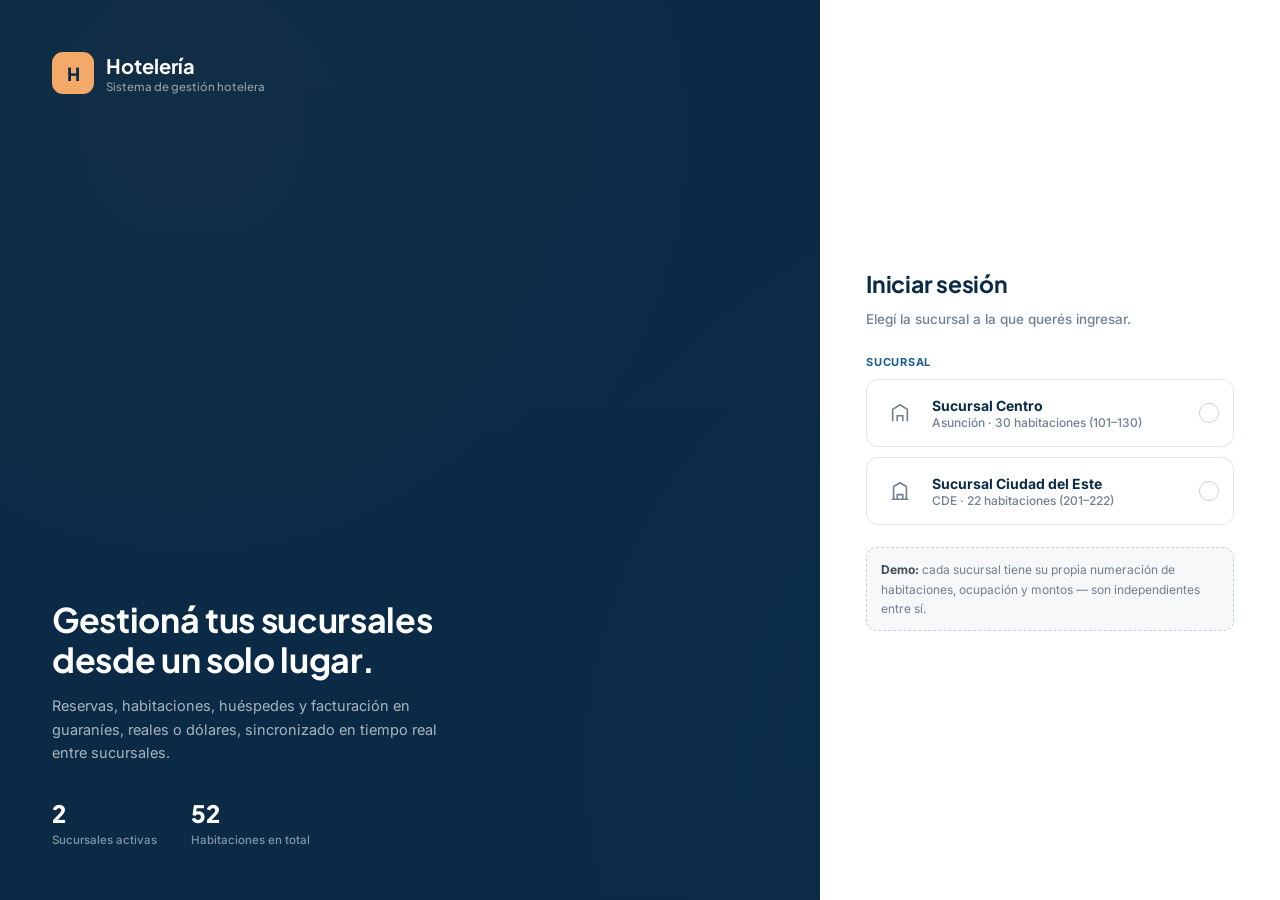
<file: reservas.html>
<!DOCTYPE html>
<html lang="es">
<head>
<meta charset="UTF-8">
<meta name="viewport" content="width=device-width, initial-scale=1.0">
<title>Hotelería — Reservas</title>
<link rel="stylesheet" href="assets/styles.css">
<style>
  /* ===== SIDEBAR CON SCROLL ===== */
  .sidebar {
    overflow-y: auto;
    max-height: 100vh;
    scrollbar-width: thin;
  }
  .sidebar::-webkit-scrollbar {
    width: 4px;
  }
  .sidebar::-webkit-scrollbar-thumb {
    background: #cbd5e1;
    border-radius: 4px;
  }
  .sidebar::-webkit-scrollbar-track {
    background: transparent;
  }

  /* ===== SUCURSAL EN SIDEBAR ===== */
  .sidebar-footer {
    background: transparent;
  }
  .sucursal-info {
    padding: 0.5rem 0.8rem;
    font-size: 0.8rem;
    color: #ffffff;
    line-height: 1.5;
  }
  .sucursal-info .nombre {
    font-weight: 600;
    color: #ffffff;
    display: block;
  }
  .sucursal-info .direccion {
    font-size: 0.7rem;
    color: rgba(255, 255, 255, 0.6);
    display: block;
  }
  .logout-link {
    color: #ffffff !important;
  }
  .logout-link:hover {
    color: rgba(255, 255, 255, 0.7) !important;
  }

  /* ===== MODALES DE CONFIRMACIÓN ===== */
  .modal-confirm {
    max-width: 400px;
    width: 90%;
  }
  .modal-confirm .modal-body p {
    font-size: 1rem;
    color: #1e293b;
    margin: 0.5rem 0 1.2rem;
    line-height: 1.6;
  }
  .modal-confirm .modal-foot {
    display: flex;
    gap: 0.8rem;
    justify-content: center;
    padding-top: 0.5rem;
  }
  .modal-confirm .btn-cancel {
    background: #e2e8f0;
    color: #1e293b;
    border: none;
    padding: 0.5rem 1.5rem;
    border-radius: 8px;
    font-weight: 600;
    font-size: 0.9rem;
    cursor: pointer;
    transition: background 0.2s;
    min-width: 100px;
  }
  .modal-confirm .btn-cancel:hover {
    background: #cbd5e1;
  }
  .modal-confirm .btn-danger {
    background: #dc2626;
    color: #fff;
    border: none;
    padding: 0.5rem 1.5rem;
    border-radius: 8px;
    font-weight: 600;
    font-size: 0.9rem;
    cursor: pointer;
    transition: background 0.2s;
    min-width: 100px;
  }
  .modal-confirm .btn-danger:hover {
    background: #b91c1c;
  }

  /* ===== BOTONES DE ACCIÓN CON ÍCONOS ===== */
  .action-btns {
    display: flex;
    gap: 0.4rem;
    justify-content: flex-end;
  }
  .action-btns .btn-icon {
    background: transparent;
    border: none;
    cursor: pointer;
    padding: 0.2rem 0.3rem;
    border-radius: 6px;
    display: inline-flex;
    align-items: center;
    justify-content: center;
    transition: background 0.15s;
    color: #64748b;
  }
  .action-btns .btn-icon:hover {
    background: #f1f5f9;
  }
  .action-btns .btn-icon.edit:hover {
    color: #2563eb;
  }
  .action-btns .btn-icon.delete:hover {
    color: #dc2626;
  }
  .action-btns .btn-icon svg {
    width: 18px;
    height: 18px;
    stroke: currentColor;
    stroke-width: 1.8;
    fill: none;
  }

  /* ===== AJUSTE PARA EL SUBTÍTULO ===== */
  .subtitle {
    font-size: 0.9rem;
    color: #64748b;
    margin-top: 0.15rem;
  }
</style>
</head>
<body>
<div class="mobile-topbar">
  <div class="brandmark"><div class="mark">H</div><span class="brandname">Hotelería</span></div>
  <button class="hamburger-btn" onclick="toggleSidebar()" aria-label="Abrir menú">
    <svg viewBox="0 0 24 24" fill="none" stroke="currentColor" stroke-width="2"><path d="M4 6h16M4 12h16M4 18h16"/></svg>
  </button>
</div>
<div class="sidebar-overlay" onclick="closeSidebar()"></div>
<div class="app-shell">

  <!-- ===== SIDEBAR ACTUALIZADA (con enlace a Servicios) ===== -->
  <aside class="sidebar">
    <div class="sidebar-brand">
      <div class="mark">H</div>
      <div class="name">Hotelería<span>Panel administrativo</span></div>
    </div>

    <div class="nav-group-label">General</div>
    <a class="nav-link" href="dashboard.html">
      <svg viewBox="0 0 24 24" fill="none" stroke="currentColor" stroke-width="1.8"><rect x="3" y="3" width="7" height="9" rx="1.5"/><rect x="14" y="3" width="7" height="5" rx="1.5"/><rect x="14" y="12" width="7" height="9" rx="1.5"/><rect x="3" y="16" width="7" height="5" rx="1.5"/></svg>
      Panel principal
    </a>

    <div class="nav-group-label">Operación</div>
    <a class="nav-link" href="habitaciones.html">
      <svg viewBox="0 0 24 24" fill="none" stroke="currentColor" stroke-width="1.8"><path d="M4 21V8l8-5 8 5v13"/><path d="M9 21v-6h6v6"/></svg>
      Habitaciones
    </a>
    <a class="nav-link active" href="reservas.html">
      <svg viewBox="0 0 24 24" fill="none" stroke="currentColor" stroke-width="1.8"><rect x="3" y="4" width="18" height="17" rx="2"/><path d="M3 9h18M8 2v4M16 2v4"/></svg>
      Reservas
    </a>
    <a class="nav-link" href="huespedes.html">
      <svg viewBox="0 0 24 24" fill="none" stroke="currentColor" stroke-width="1.8"><circle cx="12" cy="8" r="3.5"/><path d="M4.5 20.5c1.6-3.6 4.4-5.5 7.5-5.5s5.9 1.9 7.5 5.5"/></svg>
      Huéspedes
    </a>
    <a class="nav-link" href="mapa.html">
      <svg viewBox="0 0 24 24" fill="none" stroke="currentColor" stroke-width="1.8"><rect x="3" y="3" width="18" height="18" rx="2"/><path d="M3 9h18M3 15h18M9 3v18M15 3v18"/></svg>
      Mapa de habitaciones
    </a>

    <div class="nav-group-label">Administración</div>
    <a class="nav-link" href="facturacion.html">
      <svg viewBox="0 0 24 24" fill="none" stroke="currentColor" stroke-width="1.8"><rect x="4" y="3" width="16" height="18" rx="2"/><path d="M8 8h8M8 12h8M8 16h5"/></svg>
      Facturación
    </a>
    <!-- ===== NUEVO ENLACE A SERVICIOS ===== -->
    <a class="nav-link" href="servicios.html">
      <svg viewBox="0 0 24 24" fill="none" stroke="currentColor" stroke-width="1.8"><circle cx="12" cy="12" r="3"/><path d="M19 12h2M3 12h2M12 3v2M12 19v2M5.6 5.6l1.4 1.4M17 17l1.4 1.4M17 7l1.4-1.4M5.6 18.4l1.4-1.4"/></svg>
      Servicios
    </a>
    <a class="nav-link" href="reportes.html">
      <svg viewBox="0 0 24 24" fill="none" stroke="currentColor" stroke-width="1.8"><path d="M4 20V10M12 20V4M20 20v-7"/></svg>
      Reportes
    </a>
    <a class="nav-link" href="usuarios.html">
      <svg viewBox="0 0 24 24" fill="none" stroke="currentColor" stroke-width="1.8"><circle cx="12" cy="8" r="3.5"/><path d="M4.5 20.5c1.6-3.6 4.4-5.5 7.5-5.5s5.9 1.9 7.5 5.5"/><path d="M16.5 16.5c1.6-1.6 2.5-3.8 2.5-6.5"/></svg>
      Usuarios
    </a>

    <div class="nav-group-label">Finanzas</div>
    <a class="nav-link" href="formas.html">
      <svg viewBox="0 0 24 24" fill="none" stroke="currentColor" stroke-width="1.8">
        <rect x="2" y="6" width="20" height="14" rx="2"/><path d="M2 10h20"/>
      </svg>
      Formas de pago
    </a>
    <a class="nav-link" href="caja.html">
      <svg viewBox="0 0 24 24" fill="none" stroke="currentColor" stroke-width="1.8">
        <circle cx="12" cy="12" r="3"/><path d="M20 12h-4M8 12H4"/><path d="M12 8V4M12 20v-4"/>
      </svg>
      Caja
    </a>

    <div class="sidebar-footer">
      <div class="sucursal-info">
        <span class="nombre" id="sucursalNombre">Sucursal Centro</span>
        <span class="direccion" id="sucursalDireccion">Palma c/ 14 de Mayo, Asunción</span>
      </div>
      <a class="logout-link" href="#" onclick="abrirModalCierre(); return false;">
        <svg viewBox="0 0 24 24" fill="none" stroke="currentColor" stroke-width="1.8"><path d="M9 21H5a2 2 0 01-2-2V5a2 2 0 012-2h4M16 17l5-5-5-5M21 12H9"/></svg>
        Cerrar sesión
      </a>
    </div>
  </aside>

  <!-- ===== MAIN ===== -->
  <div class="main">
    <div class="topbar">
      <div>
        <h1>Reservas</h1>
        <div class="subtitle" id="subReservas"></div>
      </div>
      <div class="topbar-right">
        <div class="currency-toggle">
          <button data-currency="PYG">Gs</button>
          <button data-currency="USD">US$</button>
          <button data-currency="BRL">R$</button>
        </div>
        <div class="user-chip">
          <div class="avatar" data-user-avatar></div>
          <div class="info"><b data-user-name></b><small data-user-role></small></div>
        </div>
      </div>
    </div>

    <div class="content">
      <div class="toolbar">
        <div class="search-box">
          <svg viewBox="0 0 24 24" fill="none" stroke="currentColor" stroke-width="2"><circle cx="11" cy="11" r="7"/><path d="M21 21l-4.3-4.3"/></svg>
          <input type="text" id="buscador" placeholder="Buscar por huésped o código...">
        </div>
        <div class="filters">
          <select class="chip-select" id="filtroEstado">
            <option value="">Todos los estados</option>
            <option value="confirmada">Confirmada</option>
            <option value="pendiente">Pendiente</option>
            <option value="cancelada">Cancelada</option>
          </select>
          <button class="btn btn-accent btn-sm" onclick="abrirModal()">
            <svg viewBox="0 0 24 24" fill="none" stroke="currentColor" stroke-width="2"><path d="M12 5v14M5 12h14"/></svg>
            Nueva reserva
          </button>
        </div>
      </div>

      <div class="card">
        <div class="table-wrap">
          <table>
            <thead>
              <tr>
                <th>Código</th><th>Huésped</th><th>Habitación</th><th>Tipo</th><th>Check-in</th><th>Check-out</th><th>Noches</th><th>Total</th><th>Estado</th><th></th>
              </tr>
            </thead>
            <tbody id="tablaReservas"></tbody>
          </table>
        </div>
      </div>
    </div>
  </div>
</div>

<!-- ===== MODAL DE CIERRE DE SESIÓN ===== -->
<div class="modal-overlay" id="modalCierreSesion">
  <div class="modal modal-confirm">
    <div class="modal-head">
      <h3>Confirmar cierre</h3>
      <button class="modal-close" onclick="cerrarModalCierre()">✕</button>
    </div>
    <div class="modal-body">
      <p>¿Está seguro de que desea cerrar sesión? Se perderán los cambios no guardados.</p>
    </div>
    <div class="modal-foot">
      <button class="btn-cancel" onclick="cerrarModalCierre()">Cancelar</button>
      <button class="btn-danger" id="btnConfirmarCierre">Cerrar sesión</button>
    </div>
  </div>
</div>

<!-- ===== MODAL DE CONFIRMACIÓN PARA ELIMINAR RESERVA ===== -->
<div class="modal-overlay" id="modalEliminarReserva">
  <div class="modal modal-confirm">
    <div class="modal-head">
      <h3>Confirmar eliminación</h3>
      <button class="modal-close" onclick="cerrarModalEliminar()">✕</button>
    </div>
    <div class="modal-body">
      <p id="modalEliminarTexto">¿Está seguro de eliminar la reserva <strong>R-001</strong>? Esta acción no se puede deshacer.</p>
    </div>
    <div class="modal-foot">
      <button class="btn-cancel" onclick="cerrarModalEliminar()">Cancelar</button>
      <button class="btn-danger" id="btnConfirmarEliminarReserva">Eliminar</button>
    </div>
  </div>
</div>

<!-- ===== MODAL NUEVA / EDICIÓN RESERVA ===== -->
<div class="modal-overlay" id="modalReserva">
  <div class="modal">
    <div class="modal-head">
      <h3 id="modalReservaTitulo">Nueva reserva</h3>
      <button class="modal-close" onclick="cerrarModal()">✕</button>
    </div>
    <div class="modal-body">
      <div class="field">
        <label>Huésped <span class="req">*</span></label>
        <select id="rHuesped">
          <option value="">— Seleccionar —</option>
        </select>
      </div>
      <div class="field-row">
        <div class="field">
          <label>Habitación <span class="req">*</span></label>
          <select id="rHabitacion"></select>
        </div>
        <div class="field">
          <label>Moneda</label>
          <select id="rMoneda">
            <option value="PYG">Guaraníes (Gs)</option>
            <option value="USD">Dólares (US$)</option>
            <option value="BRL">Reales (R$)</option>
          </select>
        </div>
      </div>
      <div class="field-row">
        <div class="field">
          <label>Check-in <span class="req">*</span></label>
          <input type="date" id="rCheckin">
        </div>
        <div class="field">
          <label>Check-out <span class="req">*</span></label>
          <input type="date" id="rCheckout">
        </div>
      </div>
      <div class="field">
        <label>Estado</label>
        <select id="rEstado">
          <option value="pendiente">Pendiente</option>
          <option value="confirmada">Confirmada</option>
          <option value="cancelada">Cancelada</option>
        </select>
      </div>
      <div class="field mb-0">
        <label>Notas</label>
        <textarea rows="3" id="rNotas" placeholder="Pedidos especiales, observaciones..."></textarea>
      </div>
    </div>
    <div class="modal-foot">
      <button class="btn btn-ghost" onclick="cerrarModal()">Cancelar</button>
      <button class="btn btn-primary" id="guardarReservaBtn">Guardar reserva</button>
    </div>
  </div>
</div>

<script src="assets/app.js"></script>
<script>
  // ---- Lista completa de huéspedes ----
  const listaHuespedes = [
    'Julia Souza',
    'Pedro Duarte',
    'Camila Ríos',
    'Hugo Martínez',
    'Rosa Cáceres',
    'Iván Gómez',
    'Nadia López',
    'Sergio Aquino'
  ];

  // ---- Mapeo de direcciones según sucursal ----
  const direcciones = {
    centro: 'Palma c/ 14 de Mayo, Asunción',
    este: 'Av. Monseñor Rodríguez, Ciudad del Este'
  };

  // ---- Modal de cierre de sesión ----
  (function() {
    const modalCierre = document.getElementById('modalCierreSesion');
    const btnConfirmar = document.getElementById('btnConfirmarCierre');

    window.abrirModalCierre = function() {
      modalCierre.classList.add('open');
    };
    window.cerrarModalCierre = function() {
      modalCierre.classList.remove('open');
    };
    btnConfirmar.addEventListener('click', function() {
      if (typeof logout === 'function') {
        logout();
      } else {
        localStorage.removeItem('hoteleria_auth');
        localStorage.removeItem('hoteleria_sucursal');
        window.location.href = 'index.html';
      }
      modalCierre.classList.remove('open');
    });
    modalCierre.addEventListener('click', function(e) {
      if (e.target === modalCierre) modalCierre.classList.remove('open');
    });
  })();

  // ---- Modal de confirmación de eliminación ----
  (function() {
    const modalEliminar = document.getElementById('modalEliminarReserva');
    const btnConfirmar = document.getElementById('btnConfirmarEliminarReserva');
    let idAEliminar = null;

    window.abrirModalEliminarReserva = function(id) {
      idAEliminar = id;
      document.getElementById('modalEliminarTexto').innerHTML =
        `¿Está seguro de eliminar la reserva <strong>${id}</strong>? Esta acción no se puede deshacer.`;
      modalEliminar.classList.add('open');
    };

    window.cerrarModalEliminar = function() {
      modalEliminar.classList.remove('open');
      idAEliminar = null;
    };

    btnConfirmar.addEventListener('click', function() {
      if (idAEliminar) {
        reservas = reservas.filter(r => r.id !== idAEliminar);
        render();
        cerrarModalEliminar();
      }
    });

    modalEliminar.addEventListener('click', function(e) {
      if (e.target === modalEliminar) cerrarModalEliminar();
    });
  })();

  // ---- Código principal de reservas ----
  requireAuth();
  const suc = getSucursalActual();

  // ---- Actualizar sidebar con la sucursal actual ----
  document.getElementById('sucursalNombre').textContent = suc.corto || 'Sucursal';
  document.getElementById('sucursalDireccion').textContent = direcciones[suc.id] || '';

  // ---- Generar habitaciones según sucursal ----
  function generarHabitaciones(sucId) {
    const tipos = ['Individual', 'Doble', 'Suite'];
    const precios = { Individual: 320000, Doble: 450000, Suite: 780000 };
    const habitaciones = [];
    let total, prefijo;
    if (sucId === 'centro') {
      total = 30;
      prefijo = 1;
    } else {
      total = 22;
      prefijo = 2;
    }
    const pisos = 3;
    const habPorPiso = Math.ceil(total / pisos);
    let count = 0;
    for (let piso = 1; piso <= pisos; piso++) {
      for (let i = 1; i <= habPorPiso; i++) {
        if (count >= total) break;
        const numero = `${prefijo}${piso}${String(i).padStart(2, '0')}`;
        const tipo = tipos[count % tipos.length];
        habitaciones.push({
          numero,
          piso,
          tipo,
          precioPYG: precios[tipo] || 450000
        });
        count++;
      }
    }
    return habitaciones;
  }

  // ---- Generar reservas diferenciadas por sucursal ----
  function generarReservas(sucId, habitaciones) {
    const reservas = [];
    const hoy = new Date();
    let cantidad, offsetDias, huespedesSubset, distribucionEstados;

    if (sucId === 'centro') {
      cantidad = 15;
      offsetDias = 1;                          // fechas cercanas
      huespedesSubset = listaHuespedes.slice(0, 4); // Julia, Pedro, Camila, Hugo
      distribucionEstados = ['confirmada', 'confirmada', 'pendiente', 'pendiente', 'cancelada'];
    } else {
      cantidad = 10;
      offsetDias = 10;                         // fechas más lejanas
      huespedesSubset = listaHuespedes.slice(4);  // Rosa, Iván, Nadia, Sergio
      distribucionEstados = ['pendiente', 'pendiente', 'pendiente', 'cancelada', 'cancelada'];
    }

    for (let i = 0; i < cantidad; i++) {
      const huesped = huespedesSubset[i % huespedesSubset.length];
      // Para hacer diferente la asignación de habitaciones entre sucursales
      const offsetHab = sucId === 'centro' ? 0 : 3;
      const hab = habitaciones[(i + offsetHab) % habitaciones.length];

      const checkin = new Date(hoy);
      checkin.setDate(hoy.getDate() + i * 2 + offsetDias);
      const checkout = new Date(checkin);
      const noches = Math.floor(Math.random() * 5) + 1;
      checkout.setDate(checkin.getDate() + noches);
      const total = hab.precioPYG * noches;
      const estado = distribucionEstados[i % distribucionEstados.length];

      reservas.push({
        id: `R-${String(i+1).padStart(3, '0')}`,
        huesped,
        habitacion: hab.numero,
        tipo: hab.tipo,
        checkin: checkin.toISOString().slice(0,10),
        checkout: checkout.toISOString().slice(0,10),
        noches,
        totalPYG: total,
        estado,
        moneda: 'PYG',
        notas: ''
      });
    }
    return reservas;
  }

  let habitaciones = generarHabitaciones(suc.id);
  let reservas = generarReservas(suc.id, habitaciones);
  let editandoId = null;

  // ---- Subtítulo con datos de la sucursal ----
  document.getElementById('subReservas').textContent =
    `${suc.corto} · ${reservas.length} reservas registradas`;

  // ---- Llenar selects ----
  function llenarSelectHabitaciones() {
    const select = document.getElementById('rHabitacion');
    select.innerHTML = '';
    habitaciones.forEach(h => {
      const opt = document.createElement('option');
      opt.value = h.numero;
      opt.textContent = `${h.numero} — ${h.tipo} (Gs ${h.precioPYG.toLocaleString()})`;
      select.appendChild(opt);
    });
  }
  llenarSelectHabitaciones();

  function llenarSelectHuespedes() {
    const select = document.getElementById('rHuesped');
    select.innerHTML = '<option value="">— Seleccionar —</option>';
    listaHuespedes.forEach(nombre => {
      const opt = document.createElement('option');
      opt.value = nombre;
      opt.textContent = nombre;
      select.appendChild(opt);
    });
  }
  llenarSelectHuespedes();

  // ---- Renderizado de la tabla ----
  function render() {
    const cur = getCurrentCurrency();
    const texto = document.getElementById('buscador').value.toLowerCase();
    const estado = document.getElementById('filtroEstado').value;

    const filtradas = reservas.filter(r => {
      return (r.huesped.toLowerCase().includes(texto) || r.id.toLowerCase().includes(texto))
        && (estado === '' || r.estado === estado);
    });

    document.getElementById('tablaReservas').innerHTML = filtradas.map(r => `
      <tr>
        <td class="cell-strong mono">${r.id}</td>
        <td>${r.huesped}</td>
        <td class="mono">${r.habitacion}</td>
        <td class="cell-muted">${r.tipo}</td>
        <td class="cell-muted">${r.checkin}</td>
        <td class="cell-muted">${r.checkout}</td>
        <td>${r.noches}</td>
        <td class="mono cell-strong">${formatMoney(r.totalPYG, cur)}</td>
        <td><span class="badge badge-${r.estado}">${r.estado.charAt(0).toUpperCase()+r.estado.slice(1)}</span></td>
        <td>
          <div class="action-btns">
            <button class="btn-icon edit" onclick="abrirModal('${r.id}')" title="Editar">
              <svg viewBox="0 0 24 24"><path d="M11 4H4a2 2 0 0 0-2 2v14a2 2 0 0 0 2 2h14a2 2 0 0 0 2-2v-7"/><path d="M18.5 2.5a2.121 2.121 0 0 1 3 3L12 15l-4 1 1-4 9.5-9.5z"/></svg>
            </button>
            <button class="btn-icon delete" onclick="abrirModalEliminarReserva('${r.id}')" title="Eliminar">
              <svg viewBox="0 0 24 24"><polyline points="3 6 5 6 21 6"/><path d="M19 6v14a2 2 0 0 1-2 2H7a2 2 0 0 1-2-2V6m3 0V4a2 2 0 0 1 2-2h4a2 2 0 0 1 2 2v2"/><line x1="10" y1="11" x2="10" y2="17"/><line x1="14" y1="11" x2="14" y2="17"/></svg>
            </button>
          </div>
        </td>
      </tr>
    `).join('');
  }

  // ---- Abrir modal para nueva o edición ----
  window.abrirModal = function(id) {
    const modal = document.getElementById('modalReserva');
    const titulo = document.getElementById('modalReservaTitulo');
    const btnGuardar = document.getElementById('guardarReservaBtn');

    // Resetear campos
    document.getElementById('rHuesped').value = '';
    document.getElementById('rHabitacion').value = '';
    document.getElementById('rMoneda').value = 'PYG';
    document.getElementById('rCheckin').value = '';
    document.getElementById('rCheckout').value = '';
    document.getElementById('rEstado').value = 'pendiente';
    document.getElementById('rNotas').value = '';

    if (id) {
      // Edición
      const reserva = reservas.find(r => r.id === id);
      if (!reserva) return;
      editandoId = id;
      titulo.textContent = `Editar reserva ${reserva.id}`;
      btnGuardar.textContent = 'Actualizar reserva';
      document.getElementById('rHuesped').value = reserva.huesped;
      document.getElementById('rHabitacion').value = reserva.habitacion;
      document.getElementById('rMoneda').value = reserva.moneda || 'PYG';
      document.getElementById('rCheckin').value = reserva.checkin;
      document.getElementById('rCheckout').value = reserva.checkout;
      document.getElementById('rEstado').value = reserva.estado;
      document.getElementById('rNotas').value = reserva.notas || '';
    } else {
      // Nueva
      editandoId = null;
      titulo.textContent = 'Nueva reserva';
      btnGuardar.textContent = 'Guardar reserva';
      const hoy = new Date();
      const manana = new Date(hoy);
      manana.setDate(hoy.getDate() + 1);
      const pasadomanana = new Date(hoy);
      pasadomanana.setDate(hoy.getDate() + 3);
      document.getElementById('rCheckin').value = manana.toISOString().slice(0,10);
      document.getElementById('rCheckout').value = pasadomanana.toISOString().slice(0,10);
    }

    modal.classList.add('open');
  };

  window.cerrarModal = function() {
    document.getElementById('modalReserva').classList.remove('open');
    editandoId = null;
  };

  // ---- Guardar reserva ----
  document.getElementById('guardarReservaBtn').addEventListener('click', function() {
    const huesped = document.getElementById('rHuesped').value;
    const habitacion = document.getElementById('rHabitacion').value;
    const moneda = document.getElementById('rMoneda').value;
    const checkin = document.getElementById('rCheckin').value;
    const checkout = document.getElementById('rCheckout').value;
    const estado = document.getElementById('rEstado').value;
    const notas = document.getElementById('rNotas').value;

    if (!huesped || !habitacion || !checkin || !checkout) {
      alert('Complete todos los campos obligatorios.');
      return;
    }

    const inicio = new Date(checkin);
    const fin = new Date(checkout);
    if (fin <= inicio) {
      alert('La fecha de check-out debe ser posterior al check-in.');
      return;
    }
    const noches = Math.ceil((fin - inicio) / (1000 * 60 * 60 * 24));
    if (noches < 1) {
      alert('Debe haber al menos una noche de estancia.');
      return;
    }

    const hab = habitaciones.find(h => h.numero === habitacion);
    if (!hab) {
      alert('Habitación no encontrada.');
      return;
    }
    const total = hab.precioPYG * noches;

    if (editandoId) {
      // Editar
      const idx = reservas.findIndex(r => r.id === editandoId);
      if (idx === -1) return;
      reservas[idx] = {
        id: editandoId,
        huesped,
        habitacion,
        tipo: hab.tipo,
        checkin,
        checkout,
        noches,
        totalPYG: total,
        estado,
        moneda,
        notas
      };
    } else {
      // Nueva: generar ID
      const ids = reservas.map(r => parseInt(r.id.replace('R-','')));
      const maxId = ids.length ? Math.max(...ids) : 0;
      const nuevoId = `R-${String(maxId + 1).padStart(3, '0')}`;
      reservas.push({
        id: nuevoId,
        huesped,
        habitacion,
        tipo: hab.tipo,
        checkin,
        checkout,
        noches,
        totalPYG: total,
        estado,
        moneda,
        notas
      });
    }

    render();
    cerrarModal();
  });

  // ---- Eventos de filtro y búsqueda ----
  document.getElementById('buscador').addEventListener('input', render);
  document.getElementById('filtroEstado').addEventListener('change', render);
  window.addEventListener('currencychange', render);

  // ---- Inicializar ----
  render();
</script>
</body>
</html>
</file>
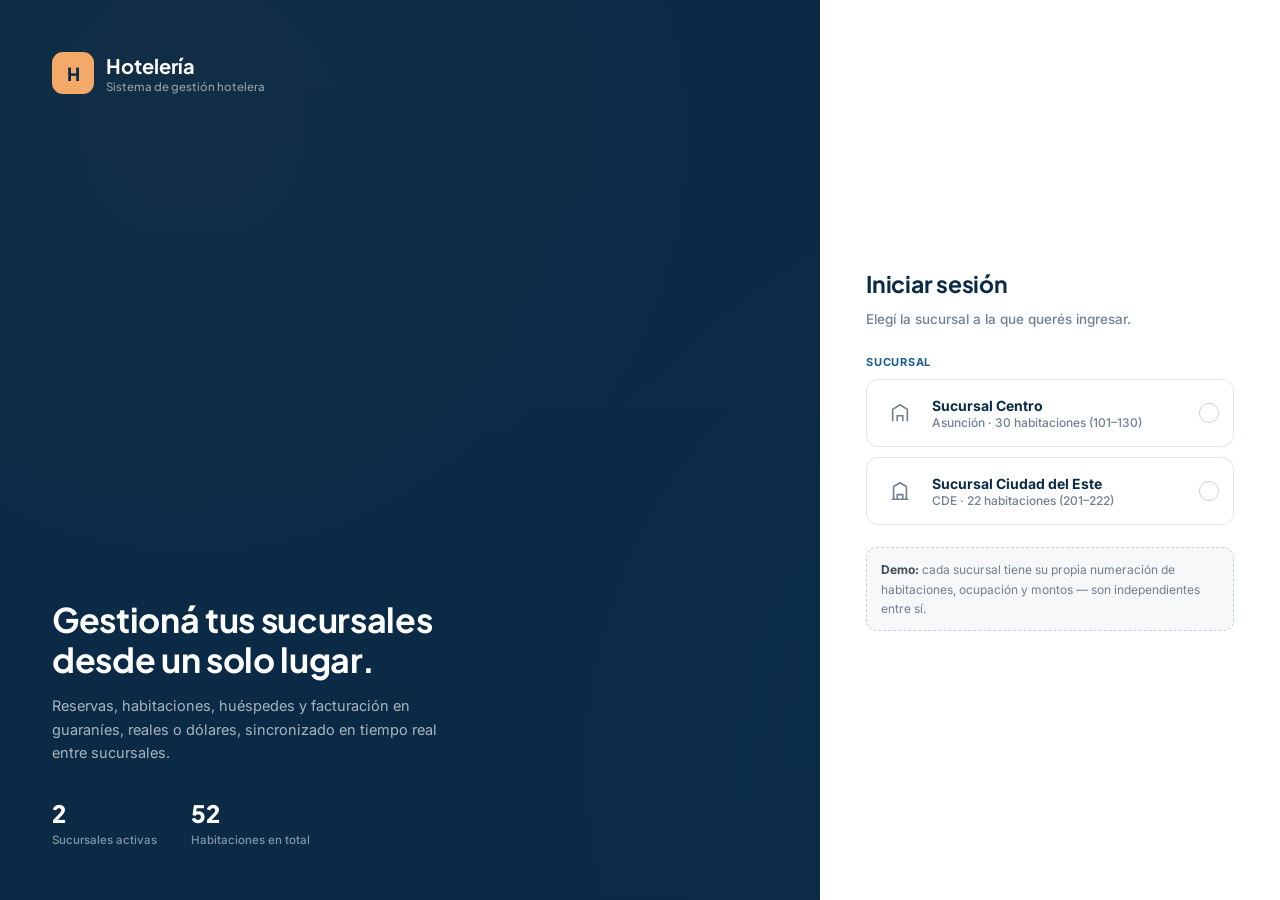
<file: servicios.html>
<!DOCTYPE html>
<html lang="es">
<head>
  <meta charset="UTF-8">
  <meta name="viewport" content="width=device-width, initial-scale=1.0">
  <title>Hotelería — Servicios</title>
  <link rel="stylesheet" href="assets/styles.css">
  <style>
    /* ===== SIDEBAR CON SCROLL ===== */
    .sidebar {
      overflow-y: auto;
      max-height: 100vh;
      scrollbar-width: thin;
    }
    .sidebar::-webkit-scrollbar {
      width: 4px;
    }
    .sidebar::-webkit-scrollbar-thumb {
      background: #cbd5e1;
      border-radius: 4px;
    }
    .sidebar::-webkit-scrollbar-track {
      background: transparent;
    }

    /* ===== SUCURSAL EN SIDEBAR ===== */
    .sidebar-footer {
      background: transparent;
    }
    .sucursal-info {
      padding: 0.5rem 0.8rem;
      font-size: 0.8rem;
      color: #ffffff;
      line-height: 1.5;
    }
    .sucursal-info .nombre {
      font-weight: 600;
      color: #ffffff;
      display: block;
    }
    .sucursal-info .direccion {
      font-size: 0.7rem;
      color: rgba(255, 255, 255, 0.6);
      display: block;
    }
    .logout-link {
      color: #ffffff !important;
    }
    .logout-link:hover {
      color: rgba(255, 255, 255, 0.7) !important;
    }

    /* ===== MODAL DE CIERRE DE SESIÓN ===== */
    .modal-confirm {
      max-width: 400px;
      width: 90%;
    }
    .modal-confirm .modal-body p {
      font-size: 1rem;
      color: #1e293b;
      margin: 0.5rem 0 1.2rem;
      line-height: 1.6;
    }
    .modal-confirm .modal-foot {
      display: flex;
      gap: 0.8rem;
      justify-content: center;
      padding-top: 0.5rem;
    }
    .modal-confirm .btn-cancel {
      background: #e2e8f0;
      color: #1e293b;
      border: none;
      padding: 0.5rem 1.5rem;
      border-radius: 8px;
      font-weight: 600;
      font-size: 0.9rem;
      cursor: pointer;
      transition: background 0.2s;
      min-width: 100px;
    }
    .modal-confirm .btn-cancel:hover {
      background: #cbd5e1;
    }
    .modal-confirm .btn-danger {
      background: #dc2626;
      color: #fff;
      border: none;
      padding: 0.5rem 1.5rem;
      border-radius: 8px;
      font-weight: 600;
      font-size: 0.9rem;
      cursor: pointer;
      transition: background 0.2s;
      min-width: 100px;
    }
    .modal-confirm .btn-danger:hover {
      background: #b91c1c;
    }

    /* ===== ESTILOS PARA LISTA DE SERVICIOS ===== */
    .servicios-grid {
      display: grid;
      grid-template-columns: repeat(auto-fill, minmax(220px, 1fr));
      gap: 1rem;
      margin: 1rem 0;
    }
    .servicio-card {
      background: #f8fafc;
      border: 1px solid #e2e8f0;
      border-radius: 12px;
      padding: 1rem 1.2rem;
      display: flex;
      flex-direction: column;
      gap: 0.3rem;
      transition: box-shadow 0.2s;
    }
    .servicio-card:hover {
      box-shadow: 0 4px 12px rgba(0,0,0,0.05);
    }
    .servicio-card .nombre {
      font-weight: 600;
      font-size: 1rem;
      color: #1e293b;
    }
    .servicio-card .precio {
      font-size: 0.9rem;
      color: #0b63e5;
      font-weight: 600;
    }
    .servicio-card .exento {
      font-size: 0.75rem;
      color: #64748b;
      display: inline-block;
      width: fit-content;
    }
    .servicio-card .acciones {
      display: flex;
      gap: 0.5rem;
      margin-top: 0.5rem;
    }
    .servicio-card .acciones button {
      background: none;
      border: 1px solid #d1d5db;
      padding: 0.2rem 0.8rem;
      border-radius: 6px;
      font-size: 0.7rem;
      cursor: pointer;
      transition: all 0.15s;
      display: inline-flex;
      align-items: center;
      gap: 4px;
    }
    .servicio-card .acciones button svg {
      width: 14px;
      height: 14px;
      stroke: currentColor;
      stroke-width: 2;
      fill: none;
      stroke-linecap: round;
      stroke-linejoin: round;
    }
    .servicio-card .acciones .edit-btn {
      background: #e2e8f0;
      color: #1e293b;
    }
    .servicio-card .acciones .edit-btn:hover {
      background: #cbd5e1;
    }
    .servicio-card .acciones .del-btn {
      background: #fee2e2;
      color: #b91c1c;
      border-color: #fecaca;
    }
    .servicio-card .acciones .del-btn:hover {
      background: #fecaca;
    }

    .toolbar-actions {
      display: flex;
      gap: 0.8rem;
      align-items: center;
      flex-wrap: wrap;
    }

    /* ===== MODAL DE SERVICIO ===== */
    .modal-servicio .modal {
      max-width: 480px;
    }
    .modal-servicio .field-row {
      display: grid;
      grid-template-columns: 1fr 1fr;
      gap: 1rem;
    }
    .modal-servicio .field label {
      font-weight: 600;
      font-size: 0.85rem;
      color: #334155;
    }
    .modal-servicio .field input,
    .modal-servicio .field select {
      width: 100%;
      padding: 0.5rem 0.75rem;
      border: 1px solid #d1d5db;
      border-radius: 8px;
      font-size: 0.9rem;
      transition: border 0.15s;
      background: #fff;
    }
    .modal-servicio .field input:focus,
    .modal-servicio .field select:focus {
      outline: none;
      border-color: #2563eb;
      box-shadow: 0 0 0 3px rgba(37,99,235,0.1);
    }

    /* ===== TOAST CON SVG ===== */
    .toast {
      position: fixed;
      bottom: 30px;
      right: 30px;
      background: #1e293b;
      color: #fff;
      padding: 1rem 1.8rem;
      border-radius: 12px;
      box-shadow: 0 8px 30px rgba(0,0,0,0.3);
      font-size: 0.95rem;
      font-weight: 500;
      display: flex;
      align-items: center;
      gap: 12px;
      z-index: 9999;
      opacity: 0;
      transform: translateY(20px);
      transition: opacity 0.3s, transform 0.3s;
      pointer-events: none;
    }
    .toast.visible {
      opacity: 1;
      transform: translateY(0);
      pointer-events: auto;
    }
    .toast .icon {
      display: flex;
      align-items: center;
      justify-content: center;
      width: 24px;
      height: 24px;
    }
    .toast .icon svg {
      width: 20px;
      height: 20px;
      stroke: #fff;
      stroke-width: 2.5;
      fill: none;
    }
  </style>
</head>
<body>
<div class="mobile-topbar">
  <div class="brandmark"><div class="mark">H</div><span class="brandname">Hotelería</span></div>
  <button class="hamburger-btn" onclick="toggleSidebar()" aria-label="Abrir menú">
    <svg viewBox="0 0 24 24" fill="none" stroke="currentColor" stroke-width="2"><path d="M4 6h16M4 12h16M4 18h16"/></svg>
  </button>
</div>
<div class="sidebar-overlay" onclick="closeSidebar()"></div>
<div class="app-shell">

  <!-- ===== SIDEBAR ===== -->
  <aside class="sidebar">
    <div class="sidebar-brand">
      <div class="mark">H</div>
      <div class="name">Hotelería<span>Panel administrativo</span></div>
    </div>

    <div class="nav-group-label">General</div>
    <a class="nav-link" href="dashboard.html">
      <svg viewBox="0 0 24 24" fill="none" stroke="currentColor" stroke-width="1.8"><rect x="3" y="3" width="7" height="9" rx="1.5"/><rect x="14" y="3" width="7" height="5" rx="1.5"/><rect x="14" y="12" width="7" height="9" rx="1.5"/><rect x="3" y="16" width="7" height="5" rx="1.5"/></svg>
      Panel principal
    </a>

    <div class="nav-group-label">Operación</div>
    <a class="nav-link" href="habitaciones.html">
      <svg viewBox="0 0 24 24" fill="none" stroke="currentColor" stroke-width="1.8"><path d="M4 21V8l8-5 8 5v13"/><path d="M9 21v-6h6v6"/></svg>
      Habitaciones
    </a>
    <a class="nav-link" href="reservas.html">
      <svg viewBox="0 0 24 24" fill="none" stroke="currentColor" stroke-width="1.8"><rect x="3" y="4" width="18" height="17" rx="2"/><path d="M3 9h18M8 2v4M16 2v4"/></svg>
      Reservas
    </a>
    <a class="nav-link" href="huespedes.html">
      <svg viewBox="0 0 24 24" fill="none" stroke="currentColor" stroke-width="1.8"><circle cx="12" cy="8" r="3.5"/><path d="M4.5 20.5c1.6-3.6 4.4-5.5 7.5-5.5s5.9 1.9 7.5 5.5"/></svg>
      Huéspedes
    </a>
    <a class="nav-link" href="mapa.html">
      <svg viewBox="0 0 24 24" fill="none" stroke="currentColor" stroke-width="1.8"><rect x="3" y="3" width="18" height="18" rx="2"/><path d="M3 9h18M3 15h18M9 3v18M15 3v18"/></svg>
      Mapa de habitaciones
    </a>

    <div class="nav-group-label">Administración</div>
    <a class="nav-link" href="facturacion.html">
      <svg viewBox="0 0 24 24" fill="none" stroke="currentColor" stroke-width="1.8"><rect x="4" y="3" width="16" height="18" rx="2"/><path d="M8 8h8M8 12h8M8 16h5"/></svg>
      Facturación
    </a>
    <a class="nav-link active" href="servicios.html">
      <svg viewBox="0 0 24 24" fill="none" stroke="currentColor" stroke-width="1.8"><circle cx="12" cy="12" r="3"/><path d="M19 12h2M3 12h2M12 3v2M12 19v2M5.6 5.6l1.4 1.4M17 17l1.4 1.4M17 7l1.4-1.4M5.6 18.4l1.4-1.4"/></svg>
      Servicios
    </a>
    <a class="nav-link" href="reportes.html">
      <svg viewBox="0 0 24 24" fill="none" stroke="currentColor" stroke-width="1.8"><path d="M4 20V10M12 20V4M20 20v-7"/></svg>
      Reportes
    </a>
    <a class="nav-link" href="usuarios.html">
      <svg viewBox="0 0 24 24" fill="none" stroke="currentColor" stroke-width="1.8"><circle cx="12" cy="8" r="3.5"/><path d="M4.5 20.5c1.6-3.6 4.4-5.5 7.5-5.5s5.9 1.9 7.5 5.5"/><path d="M16.5 16.5c1.6-1.6 2.5-3.8 2.5-6.5"/></svg>
      Usuarios
    </a>

    <div class="nav-group-label">Finanzas</div>
    <a class="nav-link" href="formas.html">
      <svg viewBox="0 0 24 24" fill="none" stroke="currentColor" stroke-width="1.8"><rect x="2" y="6" width="20" height="14" rx="2"/><path d="M2 10h20"/></svg>
      Formas de pago
    </a>
    <a class="nav-link" href="caja.html">
      <svg viewBox="0 0 24 24" fill="none" stroke="currentColor" stroke-width="1.8"><circle cx="12" cy="12" r="3"/><path d="M20 12h-4M8 12H4"/><path d="M12 8V4M12 20v-4"/></svg>
      Caja
    </a>

    <div class="sidebar-footer">
      <div class="sucursal-info" id="sucursalSidebar">
        <span class="nombre" id="sucursalNombre">Sucursal Centro</span>
        <span class="direccion" id="sucursalDireccion">Palma c/ 14 de Mayo, Asunción</span>
      </div>
      <a class="logout-link" href="#" onclick="abrirModalCierre(); return false;">
        <svg viewBox="0 0 24 24" fill="none" stroke="currentColor" stroke-width="1.8"><path d="M9 21H5a2 2 0 01-2-2V5a2 2 0 012-2h4M16 17l5-5-5-5M21 12H9"/></svg>
        Cerrar sesión
      </a>
    </div>
  </aside>

  <!-- ===== MAIN ===== -->
  <div class="main">
    <div class="topbar">
      <div>
        <h1>Servicios adicionales</h1>
        <div class="subtitle">Gestiona los servicios que se pueden agregar a las facturas</div>
      </div>
      <div class="topbar-right">
        <div class="user-chip">
          <div class="avatar" data-user-avatar></div>
          <div class="info"><b data-user-name></b><small data-user-role></small></div>
        </div>
      </div>
    </div>

    <div class="content">
      <div class="toolbar">
        <div class="toolbar-actions">
          <button class="btn btn-accent btn-sm" onclick="abrirModalServicio()">
            <svg viewBox="0 0 24 24" fill="none" stroke="currentColor" stroke-width="2" style="width:18px;height:18px;"><path d="M12 5v14M5 12h14"/></svg>
            Nuevo servicio
          </button>
          <span style="font-size:0.8rem; color:#64748b;" id="contadorServicios">0 servicios</span>
        </div>
      </div>

      <div class="card">
        <div class="servicios-grid" id="listaServicios"></div>
      </div>

      <div class="card" style="margin-top:16px;">
        <div class="card-body" style="display:flex; align-items:center; gap:10px; color:var(--gray-500); font-size:12.5px;">
          <svg viewBox="0 0 24 24" fill="none" stroke="currentColor" stroke-width="1.8" style="width:16px;height:16px;flex-shrink:0;"><circle cx="12" cy="12" r="9"/><path d="M12 8v5M12 16h.01"/></svg>
          Los servicios guardados aquí aparecerán como opciones al generar nuevas facturas en el módulo de Facturación.
        </div>
      </div>
    </div>
  </div>
</div>

<!-- ===== TOAST CON SVG ===== -->
<div id="toastNotificacion" class="toast">
  <span class="icon">
    <svg viewBox="0 0 24 24" fill="none" stroke="currentColor" stroke-width="2.5">
      <circle cx="12" cy="12" r="9"/>
      <path d="M9 12l2 2 4-4"/>
    </svg>
  </span>
  <span id="toastMensaje">Operación realizada</span>
</div>

<!-- ===== MODAL DE CIERRE DE SESIÓN ===== -->
<div class="modal-overlay" id="modalCierreSesion">
  <div class="modal modal-confirm">
    <div class="modal-head">
      <h3>Confirmar cierre</h3>
      <button class="modal-close" onclick="cerrarModalCierre()">✕</button>
    </div>
    <div class="modal-body">
      <p>¿Está seguro de que desea cerrar sesión? Se perderán los cambios no guardados.</p>
    </div>
    <div class="modal-foot">
      <button class="btn-cancel" onclick="cerrarModalCierre()">Cancelar</button>
      <button class="btn-danger" id="btnConfirmarCierre">Cerrar sesión</button>
    </div>
  </div>
</div>

<!-- ===== MODAL DE CONFIRMACIÓN PARA ELIMINAR SERVICIO ===== -->
<div class="modal-overlay" id="modalEliminarServicio">
  <div class="modal modal-confirm">
    <div class="modal-head">
      <h3>Confirmar eliminación</h3>
      <button class="modal-close" onclick="cerrarModalEliminarServicio()">✕</button>
    </div>
    <div class="modal-body">
      <p id="modalEliminarTexto">¿Está seguro de eliminar el servicio <strong>Nombre</strong>? Esta acción no se puede deshacer.</p>
    </div>
    <div class="modal-foot">
      <button class="btn-cancel" onclick="cerrarModalEliminarServicio()">Cancelar</button>
      <button class="btn-danger" id="btnConfirmarEliminarServicio">Eliminar</button>
    </div>
  </div>
</div>

<!-- ===== MODAL DE SERVICIO (AGREGAR/EDITAR) ===== -->
<div class="modal-overlay modal-servicio" id="modalServicio">
  <div class="modal">
    <div class="modal-head">
      <h3 id="modalServicioTitulo">Nuevo servicio</h3>
      <button class="modal-close" onclick="cerrarModalServicio()">✕</button>
    </div>
    <div class="modal-body">
      <div class="field">
        <label>Nombre del servicio <span class="req">*</span></label>
        <input type="text" id="servicioNombre" placeholder="Ej. Desayuno buffet">
      </div>
      <div class="field-row">
        <div class="field">
          <label>Precio base (Gs) <span class="req">*</span></label>
          <input type="number" id="servicioPrecio" placeholder="85000">
        </div>
        <div class="field">
          <label>Exento de IVA</label>
          <select id="servicioExento">
            <option value="false">No (10% IVA)</option>
            <option value="true">Sí (0% IVA)</option>
          </select>
        </div>
      </div>
      <input type="hidden" id="servicioEditId" value="">
    </div>
    <div class="modal-foot">
      <button class="btn btn-ghost" onclick="cerrarModalServicio()">Cancelar</button>
      <button class="btn btn-primary" id="btnGuardarServicio">Guardar servicio</button>
    </div>
  </div>
</div>

<script src="assets/app.js"></script>
<script>
  // ---- Modal de cierre de sesión ----
  (function() {
    const modalCierre = document.getElementById('modalCierreSesion');
    const btnConfirmar = document.getElementById('btnConfirmarCierre');

    window.abrirModalCierre = function() {
      modalCierre.classList.add('open');
    };
    window.cerrarModalCierre = function() {
      modalCierre.classList.remove('open');
    };
    btnConfirmar.addEventListener('click', function() {
      if (typeof logout === 'function') {
        logout();
      } else {
        localStorage.removeItem('hoteleria_auth');
        localStorage.removeItem('hoteleria_sucursal');
        window.location.href = 'index.html';
      }
      modalCierre.classList.remove('open');
    });
    modalCierre.addEventListener('click', function(e) {
      if (e.target === modalCierre) modalCierre.classList.remove('open');
    });
  })();

  // ---- Modal de confirmación para eliminar servicio ----
  (function() {
    const modalEliminar = document.getElementById('modalEliminarServicio');
    const btnConfirmar = document.getElementById('btnConfirmarEliminarServicio');
    let indexAEliminar = null;

    window.abrirModalEliminarServicio = function(index, nombre) {
      indexAEliminar = index;
      document.getElementById('modalEliminarTexto').innerHTML =
        `¿Está seguro de eliminar el servicio <strong>${nombre}</strong>? Esta acción no se puede deshacer.`;
      modalEliminar.classList.add('open');
    };

    window.cerrarModalEliminarServicio = function() {
      modalEliminar.classList.remove('open');
      indexAEliminar = null;
    };

    btnConfirmar.addEventListener('click', function() {
      if (indexAEliminar !== null) {
        const servicios = getServicios();
        servicios.splice(indexAEliminar, 1);
        guardarServicios(servicios);
        renderServicios();
        mostrarToast('Servicio eliminado');
        cerrarModalEliminarServicio();
      }
    });

    modalEliminar.addEventListener('click', function(e) {
      if (e.target === modalEliminar) cerrarModalEliminarServicio();
    });
  })();

  // ---- Datos de sucursal ----
  requireAuth();
  const suc = getSucursalActual();
  const direcciones = {
    centro: 'Palma c/ 14 de Mayo, Asunción',
    este: 'Av. Monseñor Rodríguez, Ciudad del Este'
  };
  document.getElementById('sucursalNombre').textContent = suc.corto || 'Sucursal';
  document.getElementById('sucursalDireccion').textContent = direcciones[suc.id] || '';

  // ---- Gestión de servicios en localStorage ----
  const STORAGE_KEY = 'hoteleria_servicios';

  function getServicios() {
    try {
      const data = localStorage.getItem(STORAGE_KEY);
      return data ? JSON.parse(data) : [];
    } catch {
      return [];
    }
  }

  function guardarServicios(servicios) {
    localStorage.setItem(STORAGE_KEY, JSON.stringify(servicios));
  }

  // ---- Renderizar lista de servicios ----
  function renderServicios() {
    const servicios = getServicios();
    const contenedor = document.getElementById('listaServicios');
    const contador = document.getElementById('contadorServicios');

    if (servicios.length === 0) {
      contenedor.innerHTML = `
        <div style="grid-column:1/-1; text-align:center; padding:2rem; color:#94a3b8; font-size:0.95rem;">
          No hay servicios agregados. Haz clic en "Nuevo servicio" para comenzar.
        </div>
      `;
      contador.textContent = '0 servicios';
      return;
    }

    contador.textContent = `${servicios.length} servicios`;

    // Iconos SVG
    const editIcon = `<svg viewBox="0 0 24 24"><path d="M12 20h9"/><path d="M16.5 3.5a2.12 2.12 0 0 1 3 3L7 19l-4 1 1-4L16.5 3.5z"/></svg>`;
    const deleteIcon = `<svg viewBox="0 0 24 24"><polyline points="3 6 5 6 21 6"/><path d="M19 6v14a2 2 0 0 1-2 2H7a2 2 0 0 1-2-2V6m3 0V4a2 2 0 0 1 2-2h4a2 2 0 0 1 2 2v2"/><line x1="10" y1="11" x2="10" y2="17"/><line x1="14" y1="11" x2="14" y2="17"/></svg>`;

    contenedor.innerHTML = servicios.map((s, index) => `
      <div class="servicio-card">
        <div class="nombre">${s.nombre}</div>
        <div class="precio">Gs ${Number(s.precio).toLocaleString('es-PY')}</div>
        <div class="exento">${s.exento ? 'Exento de IVA' : '10% IVA'}</div>
        <div class="acciones">
          <button class="edit-btn" onclick="editarServicio(${index})">${editIcon} Editar</button>
          <button class="del-btn" onclick="abrirModalEliminarServicio(${index}, '${s.nombre}')">${deleteIcon} Eliminar</button>
        </div>
      </div>
    `).join('');
  }

  // ---- Abrir modal para nuevo servicio ----
  function abrirModalServicio() {
    document.getElementById('modalServicioTitulo').textContent = 'Nuevo servicio';
    document.getElementById('servicioNombre').value = '';
    document.getElementById('servicioPrecio').value = '';
    document.getElementById('servicioExento').value = 'false';
    document.getElementById('servicioEditId').value = '';
    document.getElementById('modalServicio').classList.add('open');
  }

  // ---- Editar servicio ----
  function editarServicio(index) {
    const servicios = getServicios();
    const s = servicios[index];
    if (!s) return;
    document.getElementById('modalServicioTitulo').textContent = 'Editar servicio';
    document.getElementById('servicioNombre').value = s.nombre;
    document.getElementById('servicioPrecio').value = s.precio;
    document.getElementById('servicioExento').value = s.exento ? 'true' : 'false';
    document.getElementById('servicioEditId').value = index;
    document.getElementById('modalServicio').classList.add('open');
  }

  // ---- Guardar servicio (nuevo o edición) ----
  document.getElementById('btnGuardarServicio').addEventListener('click', function() {
    const nombre = document.getElementById('servicioNombre').value.trim();
    const precio = parseInt(document.getElementById('servicioPrecio').value.trim());
    const exento = document.getElementById('servicioExento').value === 'true';
    const editId = document.getElementById('servicioEditId').value;

    if (!nombre || isNaN(precio) || precio <= 0) {
      mostrarToast('Complete todos los campos correctamente');
      return;
    }

    let servicios = getServicios();

    if (editId !== '') {
      const idx = parseInt(editId);
      if (idx >= 0 && idx < servicios.length) {
        servicios[idx] = { nombre, precio, exento };
        mostrarToast('Servicio actualizado');
      } else {
        mostrarToast('Error al actualizar');
        return;
      }
    } else {
      servicios.push({ nombre, precio, exento });
      mostrarToast('Servicio agregado');
    }

    guardarServicios(servicios);
    cerrarModalServicio();
    renderServicios();
  });

  function cerrarModalServicio() {
    document.getElementById('modalServicio').classList.remove('open');
  }

  // ---- Toast ----
  function mostrarToast(mensaje) {
    const toast = document.getElementById('toastNotificacion');
    const msg = document.getElementById('toastMensaje');
    msg.textContent = mensaje;
    toast.classList.add('visible');
    clearTimeout(window.toastTimeout);
    window.toastTimeout = setTimeout(() => toast.classList.remove('visible'), 3000);
  }

  // ---- Inicializar con servicios por defecto si no existen ----
  (function initServicios() {
    if (!localStorage.getItem(STORAGE_KEY)) {
      const defaults = [
        { nombre: 'Desayuno buffet', precio: 85000, exento: false },
        { nombre: 'Estacionamiento cubierto', precio: 45000, exento: false },
        { nombre: 'Servicio de lavandería', precio: 60000, exento: false },
        { nombre: 'Cena especial', precio: 120000, exento: true },
        { nombre: 'Traslado al aeropuerto', precio: 150000, exento: false },
        { nombre: 'Minibar', precio: 35000, exento: false },
        { nombre: 'Llamadas telefónicas', precio: 20000, exento: true },
        { nombre: 'Mascota (cargo extra)', precio: 50000, exento: false }
      ];
      guardarServicios(defaults);
    }
  })();

  renderServicios();
</script>
</body>
</html>
</file>
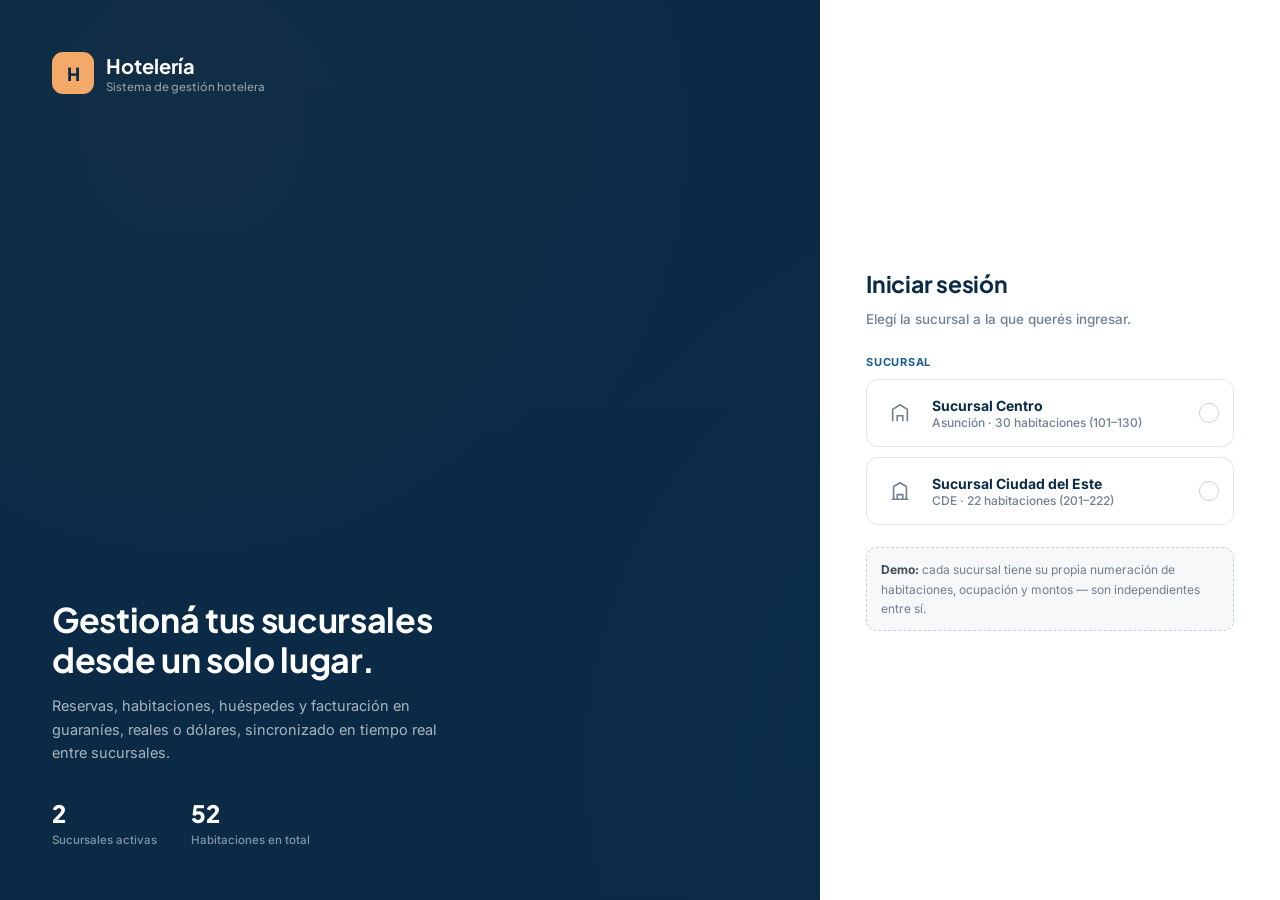
<file: usuarios.html>
<!DOCTYPE html>
<html lang="es">
<head>
  <meta charset="UTF-8">
  <meta name="viewport" content="width=device-width, initial-scale=1.0">
  <title>Hotelería — Usuarios y roles</title>
  <link rel="stylesheet" href="assets/styles.css">
  <style>
    /* ===== SIDEBAR CON SCROLL ===== */
    .sidebar {
      overflow-y: auto;
      max-height: 100vh;
      scrollbar-width: thin;
    }
    .sidebar::-webkit-scrollbar {
      width: 4px;
    }
    .sidebar::-webkit-scrollbar-thumb {
      background: #cbd5e1;
      border-radius: 4px;
    }
    .sidebar::-webkit-scrollbar-track {
      background: transparent;
    }

    /* ===== SUCURSAL EN SIDEBAR ===== */
    .sidebar-footer {
      background: transparent;
    }
    .sucursal-info {
      padding: 0.5rem 0.8rem;
      font-size: 0.8rem;
      color: #ffffff;
      line-height: 1.5;
    }
    .sucursal-info .nombre {
      font-weight: 600;
      color: #ffffff;
      display: block;
    }
    .sucursal-info .direccion {
      font-size: 0.7rem;
      color: rgba(255, 255, 255, 0.6);
      display: block;
    }
    .logout-link {
      color: #ffffff !important;
    }
    .logout-link:hover {
      color: rgba(255, 255, 255, 0.7) !important;
    }

    /* ===== MODAL DE CIERRE DE SESIÓN ===== */
    .modal-confirm {
      max-width: 400px;
      width: 90%;
    }
    .modal-confirm .modal-body p {
      font-size: 1rem;
      color: #1e293b;
      margin: 0.5rem 0 1.2rem;
      line-height: 1.6;
    }
    .modal-confirm .modal-foot {
      display: flex;
      gap: 0.8rem;
      justify-content: center;
      padding-top: 0.5rem;
    }
    .modal-confirm .btn-cancel {
      background: #e2e8f0;
      color: #1e293b;
      border: none;
      padding: 0.5rem 1.5rem;
      border-radius: 8px;
      font-weight: 600;
      font-size: 0.9rem;
      cursor: pointer;
      transition: background 0.2s;
      min-width: 100px;
    }
    .modal-confirm .btn-cancel:hover {
      background: #cbd5e1;
    }
    .modal-confirm .btn-danger {
      background: #dc2626;
      color: #fff;
      border: none;
      padding: 0.5rem 1.5rem;
      border-radius: 8px;
      font-weight: 600;
      font-size: 0.9rem;
      cursor: pointer;
      transition: background 0.2s;
      min-width: 100px;
    }
    .modal-confirm .btn-danger:hover {
      background: #b91c1c;
    }

    /* ===== ESTILOS ORIGINALES DE USUARIOS ===== */
    .badge-role {
      font-weight: 600;
      font-size: 0.75rem;
      text-transform: uppercase;
      letter-spacing: 0.03em;
    }
    .badge-role.admin { color: #1e40af; }
    .badge-role.recepcion { color: #166534; }
    .badge-role.caja { color: #92400e; }
    .badge-role.limpieza { color: #b91c1c; }
    .badge-role.mantenimiento { color: #3730a3; }

    .status-dot {
      display: inline-block;
      width: 8px;
      height: 8px;
      border-radius: 50%;
      margin-right: 6px;
    }
    .status-dot.active { background: #16a34a; }
    .status-dot.inactive { background: #dc2626; }

    .btn-icon {
      background: none;
      border: none;
      padding: 4px 6px;
      cursor: pointer;
      color: #94a3b8;
      transition: color 0.15s;
      display: inline-flex;
      align-items: center;
      justify-content: center;
    }
    .btn-icon:hover { color: #1e293b; }
    .btn-icon.danger:hover { color: #dc2626; }
    .btn-icon svg {
      width: 18px;
      height: 18px;
      stroke: currentColor;
      stroke-width: 1.8;
      fill: none;
      stroke-linecap: round;
      stroke-linejoin: round;
    }

    .field-row {
      display: grid;
      grid-template-columns: 1fr 1fr;
      gap: 1rem;
    }
    @media (max-width: 600px) {
      .field-row { grid-template-columns: 1fr; }
    }
  </style>
</head>
<body>
<div class="mobile-topbar">
  <div class="brandmark"><div class="mark">H</div><span class="brandname">Hotelería</span></div>
  <button class="hamburger-btn" onclick="toggleSidebar()" aria-label="Abrir menú">
    <svg viewBox="0 0 24 24" fill="none" stroke="currentColor" stroke-width="2"><path d="M4 6h16M4 12h16M4 18h16"/></svg>
  </button>
</div>
<div class="sidebar-overlay" onclick="closeSidebar()"></div>
<div class="app-shell">

  <!-- ===== SIDEBAR ACTUALIZADA (con enlace a Servicios) ===== -->
  <aside class="sidebar">
    <div class="sidebar-brand">
      <div class="mark">H</div>
      <div class="name">Hotelería<span>Panel administrativo</span></div>
    </div>

    <div class="nav-group-label">General</div>
    <a class="nav-link" href="dashboard.html">
      <svg viewBox="0 0 24 24" fill="none" stroke="currentColor" stroke-width="1.8"><rect x="3" y="3" width="7" height="9" rx="1.5"/><rect x="14" y="3" width="7" height="5" rx="1.5"/><rect x="14" y="12" width="7" height="9" rx="1.5"/><rect x="3" y="16" width="7" height="5" rx="1.5"/></svg>
      Panel principal
    </a>

    <div class="nav-group-label">Operación</div>
    <a class="nav-link" href="habitaciones.html">
      <svg viewBox="0 0 24 24" fill="none" stroke="currentColor" stroke-width="1.8"><path d="M4 21V8l8-5 8 5v13"/><path d="M9 21v-6h6v6"/></svg>
      Habitaciones
    </a>
    <a class="nav-link" href="reservas.html">
      <svg viewBox="0 0 24 24" fill="none" stroke="currentColor" stroke-width="1.8"><rect x="3" y="4" width="18" height="17" rx="2"/><path d="M3 9h18M8 2v4M16 2v4"/></svg>
      Reservas
    </a>
    <a class="nav-link" href="huespedes.html">
      <svg viewBox="0 0 24 24" fill="none" stroke="currentColor" stroke-width="1.8"><circle cx="12" cy="8" r="3.5"/><path d="M4.5 20.5c1.6-3.6 4.4-5.5 7.5-5.5s5.9 1.9 7.5 5.5"/></svg>
      Huéspedes
    </a>
    <a class="nav-link" href="mapa.html">
      <svg viewBox="0 0 24 24" fill="none" stroke="currentColor" stroke-width="1.8"><rect x="3" y="3" width="18" height="18" rx="2"/><path d="M3 9h18M3 15h18M9 3v18M15 3v18"/></svg>
      Mapa de habitaciones
    </a>

    <div class="nav-group-label">Administración</div>
    <a class="nav-link" href="facturacion.html">
      <svg viewBox="0 0 24 24" fill="none" stroke="currentColor" stroke-width="1.8"><rect x="4" y="3" width="16" height="18" rx="2"/><path d="M8 8h8M8 12h8M8 16h5"/></svg>
      Facturación
    </a>
    <!-- ===== NUEVO ENLACE A SERVICIOS ===== -->
    <a class="nav-link" href="servicios.html">
      <svg viewBox="0 0 24 24" fill="none" stroke="currentColor" stroke-width="1.8"><circle cx="12" cy="12" r="3"/><path d="M19 12h2M3 12h2M12 3v2M12 19v2M5.6 5.6l1.4 1.4M17 17l1.4 1.4M17 7l1.4-1.4M5.6 18.4l1.4-1.4"/></svg>
      Servicios
    </a>
    <a class="nav-link" href="reportes.html">
      <svg viewBox="0 0 24 24" fill="none" stroke="currentColor" stroke-width="1.8"><path d="M4 20V10M12 20V4M20 20v-7"/></svg>
      Reportes
    </a>
    <a class="nav-link active" href="usuarios.html">
      <svg viewBox="0 0 24 24" fill="none" stroke="currentColor" stroke-width="1.8"><circle cx="12" cy="8" r="3.5"/><path d="M4.5 20.5c1.6-3.6 4.4-5.5 7.5-5.5s5.9 1.9 7.5 5.5"/><path d="M16.5 16.5c1.6-1.6 2.5-3.8 2.5-6.5"/></svg>
      Usuarios
    </a>

    <div class="nav-group-label">Finanzas</div>
    <a class="nav-link" href="formas.html">
      <svg viewBox="0 0 24 24" fill="none" stroke="currentColor" stroke-width="1.8"><rect x="2" y="6" width="20" height="14" rx="2"/><path d="M2 10h20"/></svg>
      Formas de pago
    </a>
    <a class="nav-link" href="caja.html">
      <svg viewBox="0 0 24 24" fill="none" stroke="currentColor" stroke-width="1.8"><circle cx="12" cy="12" r="3"/><path d="M20 12h-4M8 12H4"/><path d="M12 8V4M12 20v-4"/></svg>
      Caja
    </a>

    <div class="sidebar-footer">
      <div class="sucursal-info">
        <span class="nombre" id="sucursalNombre">Sucursal Centro</span>
        <span class="direccion" id="sucursalDireccion">Palma c/ 14 de Mayo, Asunción</span>
      </div>
      <a class="logout-link" href="#" onclick="abrirModalCierre(); return false;">
        <svg viewBox="0 0 24 24" fill="none" stroke="currentColor" stroke-width="1.8"><path d="M9 21H5a2 2 0 01-2-2V5a2 2 0 012-2h4M16 17l5-5-5-5M21 12H9"/></svg>
        Cerrar sesión
      </a>
    </div>
  </aside>

  <!-- ===== MAIN ===== -->
  <div class="main">
    <div class="topbar">
      <div>
        <h1>Usuarios y roles</h1>
        <div class="subtitle" id="subUsuarios">Gestión de acceso al sistema</div>
      </div>
      <div class="topbar-right">
        <div class="user-chip">
          <div class="avatar" data-user-avatar></div>
          <div class="info">
            <b data-user-name></b>
            <small data-user-role></small>
          </div>
        </div>
      </div>
    </div>

    <div class="content">
      <div style="display:flex; justify-content:flex-end; margin-bottom:1.2rem;">
        <button class="btn btn-accent" onclick="abrirModal()">
          <svg viewBox="0 0 24 24" fill="none" stroke="currentColor" stroke-width="2" style="width:16px;height:16px;"><path d="M12 5v14M5 12h14"/></svg>
          Nuevo usuario
        </button>
      </div>

      <div class="card">
        <div class="table-wrap">
          <table>
            <thead>
              <tr>
                <th>ID</th>
                <th>Usuario</th>
                <th>Nombre completo</th>
                <th>Email</th>
                <th>Rol</th>
                <th>Estado</th>
                <th>Último acceso</th>
                <th style="text-align:right;">Acciones</th>
              </tr>
            </thead>
            <tbody id="tablaUsuarios"></tbody>
          </table>
        </div>
      </div>

      <div style="margin-top:16px; padding:12px 16px; background:#f8fafc; border-radius:10px; border:1px solid #e9edf2; font-size:12.5px; color:#64748b; display:flex; justify-content:space-between; flex-wrap:wrap; gap:8px;">
      </div>
    </div>
  </div>
</div>

<!-- ===== MODAL DE CONFIRMACIÓN DE CIERRE DE SESIÓN ===== -->
<div class="modal-overlay" id="modalCierreSesion">
  <div class="modal modal-confirm">
    <div class="modal-head">
      <h3>Confirmar cierre</h3>
      <button class="modal-close" onclick="cerrarModalCierre()">✕</button>
    </div>
    <div class="modal-body">
      <p>¿Está seguro de que desea cerrar sesión? Se perderán los cambios no guardados.</p>
    </div>
    <div class="modal-foot">
      <button class="btn-cancel" onclick="cerrarModalCierre()">Cancelar</button>
      <button class="btn-danger" id="btnConfirmarCierre">Cerrar sesión</button>
    </div>
  </div>
</div>

<!-- ===== MODAL NUEVO/EDITAR USUARIO ===== -->
<div class="modal-overlay" id="modalUsuario">
  <div class="modal" style="max-width:560px;">
    <div class="modal-head">
      <h3 id="modalTitulo">Nuevo usuario</h3>
      <button class="modal-close" onclick="cerrarModal()">✕</button>
    </div>
    <div class="modal-body">
      <form id="formUsuario" onsubmit="return guardarUsuario(event)">
        <input type="hidden" id="editId" value="">
        <div class="field">
          <label>Nombre de usuario <span class="req">*</span></label>
          <input type="text" id="username" placeholder="ej. recepcion.centro" required>
        </div>
        <div class="field">
          <label>Nombre completo <span class="req">*</span></label>
          <input type="text" id="fullname" placeholder="Marina Gómez" required>
        </div>
        <div class="field">
          <label>Email <span class="req">*</span></label>
          <input type="email" id="email" placeholder="marina@hoteleria.com" required>
        </div>
        <div class="field-row">
          <div class="field">
            <label>Rol <span class="req">*</span></label>
            <select id="rol">
              <option value="admin">Administrador</option>
              <option value="recepcion" selected>Recepción</option>
              <option value="caja">Caja</option>
              <option value="limpieza">Limpieza</option>
              <option value="mantenimiento">Mantenimiento</option>
            </select>
          </div>
          <div class="field">
            <label>Estado</label>
            <select id="estado">
              <option value="activo">Activo</option>
              <option value="inactivo">Inactivo</option>
            </select>
          </div>
        </div>
        <div class="field">
          <label>Contraseña <span class="req" id="passReq">*</span></label>
          <input type="password" id="password" placeholder="••••••••">
          <small style="color:#64748b;font-size:0.75rem;">Mínimo 6 caracteres. Si está editando, deje en blanco para mantener la actual.</small>
        </div>
        <div class="modal-foot" style="margin-top:1.2rem; padding:0;">
          <button type="button" class="btn btn-ghost" onclick="cerrarModal()">Cancelar</button>
          <button type="submit" class="btn btn-primary" id="btnGuardar">Guardar</button>
        </div>
      </form>
    </div>
  </div>
</div>

<!-- ===== MODAL DE CONFIRMACIÓN (eliminar) ===== -->
<div class="modal-overlay" id="modalConfirm">
  <div class="modal" style="max-width:400px;">
    <div class="modal-head">
      <h3>Confirmar</h3>
      <button class="modal-close" onclick="cerrarConfirm()">✕</button>
    </div>
    <div class="modal-body">
      <p id="confirmMsg" style="font-size:1rem; color:#1e293b; margin:0.5rem 0 1.2rem;">¿Está seguro de eliminar este usuario?</p>
      <div class="modal-foot" style="padding:0;">
        <button class="btn btn-ghost" onclick="cerrarConfirm()">Cancelar</button>
        <button class="btn btn-danger" id="confirmDeleteBtn">Eliminar</button>
      </div>
    </div>
  </div>
</div>

<!-- ===== MODAL GENÉRICO (mensajes) ===== -->
<div class="modal-overlay" id="modalGenerico">
  <div class="modal" style="max-width:400px;">
    <div class="modal-head">
      <h3>Información</h3>
      <button class="modal-close" onclick="cerrarGenerico()">✕</button>
    </div>
    <div class="modal-body">
      <p id="genericoMsg" style="font-size:1rem; color:#1e293b; margin:0.5rem 0 1.2rem;">Mensaje</p>
      <div class="modal-foot" style="padding:0;">
        <button class="btn btn-primary" onclick="cerrarGenerico()">Aceptar</button>
      </div>
    </div>
  </div>
</div>

<script src="assets/app.js"></script>
<script>
  (function() {
    // ---- Modal de cierre de sesión ----
    const modalCierre = document.getElementById('modalCierreSesion');
    const btnConfirmar = document.getElementById('btnConfirmarCierre');

    window.abrirModalCierre = function() {
      modalCierre.classList.add('open');
    };

    window.cerrarModalCierre = function() {
      modalCierre.classList.remove('open');
    };

    btnConfirmar.addEventListener('click', function() {
      if (typeof logout === 'function') {
        logout();
      } else {
        localStorage.removeItem('hoteleria_auth');
        localStorage.removeItem('hoteleria_sucursal');
        window.location.href = 'index.html';
      }
      modalCierre.classList.remove('open');
    });

    modalCierre.addEventListener('click', function(e) {
      if (e.target === modalCierre) {
        modalCierre.classList.remove('open');
      }
    });

    // ---- Código principal con diferenciación por sucursal ----
    requireAuth();
    const suc = getSucursalActual();

    // Actualizar sidebar con la sucursal actual
    const direcciones = {
      centro: 'Palma c/ 14 de Mayo, Asunción',
      este: 'Av. Monseñor Rodríguez, Ciudad del Este'
    };
    document.getElementById('sucursalNombre').textContent = suc.corto || 'Sucursal';
    document.getElementById('sucursalDireccion').textContent = direcciones[suc.id] || '';

    // ---- Obtener usuarios según sucursal ----
    function getDefaultUsers(sucId) {
      if (sucId === 'centro') {
        return [
          { id: 1, username: 'admin.centro', fullname: 'Admin Centro', email: 'admin.centro@hoteleria.com', rol: 'admin', estado: 'activo', ultimoAcceso: '2026-07-21 09:30' },
          { id: 2, username: 'recepcion.centro', fullname: 'Marina Gómez', email: 'marina@hoteleria.com', rol: 'recepcion', estado: 'activo', ultimoAcceso: '2026-07-21 10:15' },
          { id: 3, username: 'caja.centro', fullname: 'Carlos Benítez', email: 'carlos.centro@hoteleria.com', rol: 'caja', estado: 'activo', ultimoAcceso: '2026-07-20 18:00' },
          { id: 4, username: 'limpieza.centro', fullname: 'Laura Franco', email: 'laura.centro@hoteleria.com', rol: 'limpieza', estado: 'inactivo', ultimoAcceso: '2026-07-19 12:00' }
        ];
      } else { // este
        return [
          { id: 1, username: 'admin.este', fullname: 'Admin Este', email: 'admin.este@hoteleria.com', rol: 'admin', estado: 'activo', ultimoAcceso: '2026-07-21 08:00' },
          { id: 2, username: 'recepcion.este', fullname: 'Sofía Ramírez', email: 'sofia@hoteleria.com', rol: 'recepcion', estado: 'activo', ultimoAcceso: '2026-07-21 09:45' },
          { id: 3, username: 'caja.este', fullname: 'Jorge Torres', email: 'jorge.este@hoteleria.com', rol: 'caja', estado: 'inactivo', ultimoAcceso: '2026-07-18 15:30' },
          { id: 4, username: 'mantenimiento.este', fullname: 'Ana Rojas', email: 'ana.este@hoteleria.com', rol: 'mantenimiento', estado: 'activo', ultimoAcceso: '2026-07-20 11:00' }
        ];
      }
    }

    function getUsers(sucId) {
      const key = `hoteleria_usuarios_${sucId}`;
      const stored = localStorage.getItem(key);
      if (stored) {
        try { return JSON.parse(stored); }
        catch(e) { /* fallback */ }
      }
      const defaults = getDefaultUsers(sucId);
      localStorage.setItem(key, JSON.stringify(defaults));
      return defaults;
    }

    function saveUsers(sucId, users) {
      const key = `hoteleria_usuarios_${sucId}`;
      localStorage.setItem(key, JSON.stringify(users));
    }

    // Inicializar variables
    let users = getUsers(suc.id);
    let nextId = users.length ? Math.max(...users.map(u => u.id)) + 1 : 1;

    // Actualizar subtítulo
    document.getElementById('subUsuarios').textContent = `${suc.corto} · ${users.length} usuarios registrados`;

    // ---- Render ----
    function render() {
      const rolesMap = {
        admin: 'Administrador',
        recepcion: 'Recepción',
        caja: 'Caja',
        limpieza: 'Limpieza',
        mantenimiento: 'Mantenimiento'
      };

      const editIcon = `<svg viewBox="0 0 24 24" fill="none" stroke="currentColor" stroke-width="1.8"><path d="M12 20h9"/><path d="M16.5 3.5a2.12 2.12 0 0 1 3 3L7 19l-4 1 1-4L16.5 3.5z"/></svg>`;
      const deleteIcon = `<svg viewBox="0 0 24 24" fill="none" stroke="currentColor" stroke-width="1.8"><path d="M3 6h18"/><path d="M8 6V4a2 2 0 0 1 2-2h4a2 2 0 0 1 2 2v2"/><path d="M19 6v14a2 2 0 0 1-2 2H7a2 2 0 0 1-2-2V6"/></svg>`;

      const tabla = document.getElementById('tablaUsuarios');
      tabla.innerHTML = users.map(u => {
        const estadoClase = u.estado === 'activo' ? 'active' : 'inactive';
        const estadoLabel = u.estado === 'activo' ? 'Activo' : 'Inactivo';
        const rolBadge = `badge-role ${u.rol}`;
        return `
          <tr>
            <td class="cell-muted mono">${u.id}</td>
            <td class="cell-strong">${u.username}</td>
            <td>${u.fullname}</td>
            <td>${u.email}</td>
            <td><span class="${rolBadge}">${rolesMap[u.rol] || u.rol}</span></td>
            <td><span class="status-dot ${estadoClase}"></span>${estadoLabel}</td>
            <td class="cell-muted">${u.ultimoAcceso || '—'}</td>
            <td style="text-align:right; white-space:nowrap;">
              <button class="btn-icon" onclick="editarUsuario(${u.id})" title="Editar">${editIcon}</button>
              <button class="btn-icon danger" onclick="confirmarEliminar(${u.id})" title="Eliminar">${deleteIcon}</button>
            </td>
          </tr>
        `;
      }).join('');
    }

    // ---- Modal de usuario ----
    const modal = document.getElementById('modalUsuario');
    const form = document.getElementById('formUsuario');
    const editId = document.getElementById('editId');
    const username = document.getElementById('username');
    const fullname = document.getElementById('fullname');
    const email = document.getElementById('email');
    const rol = document.getElementById('rol');
    const estado = document.getElementById('estado');
    const password = document.getElementById('password');
    const passReq = document.getElementById('passReq');
    const modalTitulo = document.getElementById('modalTitulo');
    const btnGuardar = document.getElementById('btnGuardar');

    window.abrirModal = function() {
      modalTitulo.textContent = 'Nuevo usuario';
      btnGuardar.textContent = 'Guardar';
      form.reset();
      editId.value = '';
      password.value = '';
      password.required = true;
      passReq.textContent = '*';
      username.value = '';
      fullname.value = '';
      email.value = '';
      rol.value = 'recepcion';
      estado.value = 'activo';
      modal.classList.add('open');
    };

    window.editarUsuario = function(id) {
      const u = users.find(u => u.id === id);
      if (!u) return;
      modalTitulo.textContent = 'Editar usuario';
      btnGuardar.textContent = 'Actualizar';
      editId.value = u.id;
      username.value = u.username;
      fullname.value = u.fullname;
      email.value = u.email;
      rol.value = u.rol;
      estado.value = u.estado;
      password.value = '';
      password.required = false;
      passReq.textContent = '(opcional)';
      modal.classList.add('open');
    };

    window.cerrarModal = function() {
      modal.classList.remove('open');
    };

    window.guardarUsuario = function(e) {
      e.preventDefault();
      const id = parseInt(editId.value) || null;
      const userData = {
        username: username.value.trim(),
        fullname: fullname.value.trim(),
        email: email.value.trim(),
        rol: rol.value,
        estado: estado.value,
        ultimoAcceso: new Date().toISOString().slice(0,16).replace('T', ' ')
      };

      if (!userData.username || !userData.fullname || !userData.email) {
        mostrarMensaje('Por favor, complete todos los campos obligatorios.');
        return;
      }

      const exists = users.some(u => u.username === userData.username && u.id !== id);
      if (exists) {
        mostrarMensaje('El nombre de usuario ya existe. Elija otro.');
        return;
      }

      if (id) {
        const index = users.findIndex(u => u.id === id);
        if (index !== -1) {
          if (password.value.trim().length > 0 && password.value.length < 6) {
            mostrarMensaje('La contraseña debe tener al menos 6 caracteres.');
            return;
          }
          users[index] = { ...users[index], ...userData };
          if (password.value.trim().length > 0) {
            users[index].password = password.value.trim();
          }
          saveUsers(suc.id, users);
          mostrarMensaje('Usuario actualizado correctamente.');
        }
      } else {
        if (!password.value.trim() || password.value.length < 6) {
          mostrarMensaje('La contraseña debe tener al menos 6 caracteres.');
          return;
        }
        const nuevo = {
          id: nextId++,
          ...userData,
          password: password.value.trim(),
          ultimoAcceso: null
        };
        users.push(nuevo);
        saveUsers(suc.id, users);
        mostrarMensaje('Usuario creado correctamente.');
      }

      cerrarModal();
      render();
    };

    // ---- Confirmación de eliminación ----
    const modalConfirm = document.getElementById('modalConfirm');
    const confirmMsg = document.getElementById('confirmMsg');
    const confirmDeleteBtn = document.getElementById('confirmDeleteBtn');
    let deleteTargetId = null;

    window.confirmarEliminar = function(id) {
      deleteTargetId = id;
      const u = users.find(u => u.id === id);
      if (u) {
        confirmMsg.textContent = `¿Está seguro de eliminar al usuario "${u.username}" (${u.fullname})? Esta acción no se puede deshacer.`;
      }
      modalConfirm.classList.add('open');
    };

    window.cerrarConfirm = function() {
      modalConfirm.classList.remove('open');
      deleteTargetId = null;
    };

    confirmDeleteBtn.addEventListener('click', function() {
      if (deleteTargetId === null) return;
      users = users.filter(u => u.id !== deleteTargetId);
      saveUsers(suc.id, users);
      render();
      cerrarConfirm();
      mostrarMensaje('Usuario eliminado correctamente.');
    });

    // ---- Modal genérico de mensajes ----
    const modalGenerico = document.getElementById('modalGenerico');
    const genericoMsg = document.getElementById('genericoMsg');

    window.mostrarMensaje = function(msg) {
      genericoMsg.textContent = msg;
      modalGenerico.classList.add('open');
    };
    window.cerrarGenerico = function() {
      modalGenerico.classList.remove('open');
    };

    // ---- Cerrar modales al hacer clic en overlay ----
    document.querySelectorAll('.modal-overlay').forEach(overlay => {
      overlay.addEventListener('click', function(e) {
        if (e.target === this) this.classList.remove('open');
      });
    });

    // ---- Mostrar usuario autenticado en el topbar ----
    const auth = JSON.parse(localStorage.getItem('hoteleria_auth') || '{}');
    if (auth.nombre) {
      document.querySelector('[data-user-name]').textContent = auth.nombre;
      document.querySelector('[data-user-role]').textContent = auth.rol || 'Recepción';
      const avatar = document.querySelector('[data-user-avatar]');
      if (avatar) {
        avatar.textContent = auth.nombre.split(' ').map(w => w[0]).slice(0,2).join('');
      }
    }

    // ---- Inicializar ----
    render();
  })();
</script>
</body>
</html>
</file>
<file: assets/styles.css>
/* ==========================================================================
   Hotelería — Sistema de diseño
   Paleta: azul profundo + blanco + naranja claro (uso mínimo, solo acentos)
   ========================================================================== */

@import url('https://fonts.googleapis.com/css2?family=Plus+Jakarta+Sans:wght@500;600;700;800&family=Inter:wght@400;500;600;700&display=swap');

:root{
  /* Azules */
  --blue-950:#0A2A45;
  --blue-900:#0F3556;
  --blue-800:#134872;
  --blue-700:#1B5D8F;
  --blue-600:#2472AD;
  --blue-500:#3B8AC4;
  --blue-100:#E4EEF6;
  --blue-50:#F1F6FA;

  /* Naranja claro (solo acento, uso puntual) */
  --orange-500:#F0904A;
  --orange-400:#F5A968;
  --orange-300:#F9C696;
  --orange-100:#FDEDDD;

  /* Neutros */
  --white:#FFFFFF;
  --gray-50:#F6F8FA;
  --gray-100:#EDF1F5;
  --gray-200:#E1E7ED;
  --gray-300:#C7D1DA;
  --gray-500:#71818F;
  --gray-700:#3E4C58;
  --gray-900:#1B2530;

  /* Semánticos (derivados de la paleta, sin colores extra) */
  --success:#2E8B6F;
  --success-bg:#E7F4EF;
  --danger:#C24C4C;
  --danger-bg:#FBEAEA;

  --font-display:'Plus Jakarta Sans', 'Inter', sans-serif;
  --font-body:'Inter', sans-serif;

  --radius-sm:6px;
  --radius-md:10px;
  --radius-lg:16px;

  --shadow-sm:0 1px 2px rgba(15,53,86,.06);
  --shadow-md:0 4px 16px rgba(15,53,86,.08);
  --shadow-lg:0 12px 32px rgba(15,53,86,.14);
}

*,*::before,*::after{box-sizing:border-box;}
html,body{height:100%;}
body{
  margin:0;
  font-family:var(--font-body);
  background:var(--gray-50);
  color:var(--gray-900);
  -webkit-font-smoothing:antialiased;
}
h1,h2,h3,h4{
  font-family:var(--font-display);
  margin:0;
  color:var(--blue-950);
  letter-spacing:-.01em;
}
a{color:inherit; text-decoration:none;}
button{font-family:inherit;}
ul{list-style:none; margin:0; padding:0;}
img{max-width:100%; display:block;}

::selection{background:var(--orange-300); color:var(--blue-950);}

:focus-visible{
  outline:2px solid var(--blue-600);
  outline-offset:2px;
  border-radius:4px;
}

/* Scrollbar discreto */
::-webkit-scrollbar{width:8px; height:8px;}
::-webkit-scrollbar-thumb{background:var(--gray-300); border-radius:8px;}
::-webkit-scrollbar-track{background:transparent;}

/* ==========================================================================
   Layout de la app (sidebar + contenido)
   ========================================================================== */
.app-shell{
  display:grid;
  grid-template-columns:248px 1fr;
  min-height:100vh;
}

.sidebar{
  background:linear-gradient(180deg, var(--blue-950), var(--blue-900) 60%, var(--blue-950));
  color:var(--white);
  display:flex;
  flex-direction:column;
  padding:22px 16px;
  position:sticky;
  top:0;
  height:100vh;
}
.sidebar-brand{
  display:flex;
  align-items:center;
  gap:10px;
  padding:6px 8px 22px;
  border-bottom:1px solid rgba(255,255,255,.1);
  margin-bottom:18px;
}
.sidebar-brand .mark{
  width:34px; height:34px;
  border-radius:9px;
  background:var(--orange-400);
  display:flex; align-items:center; justify-content:center;
  color:var(--blue-950);
  font-family:var(--font-display);
  font-weight:800;
  font-size:15px;
  flex-shrink:0;
}
.sidebar-brand .name{
  font-family:var(--font-display);
  font-weight:700;
  font-size:16.5px;
  color:var(--white);
  line-height:1.1;
}
.sidebar-brand .name span{
  display:block;
  font-family:var(--font-body);
  font-weight:500;
  font-size:11px;
  color:rgba(255,255,255,.55);
  margin-top:2px;
  letter-spacing:.02em;
}

.nav-group-label{
  font-size:10.5px;
  text-transform:uppercase;
  letter-spacing:.08em;
  color:rgba(255,255,255,.4);
  padding:14px 10px 6px;
  font-weight:600;
}
.nav-link{
  display:flex;
  align-items:center;
  gap:11px;
  padding:9px 10px;
  border-radius:8px;
  font-size:14px;
  font-weight:500;
  color:rgba(255,255,255,.78);
  margin-bottom:2px;
  transition:background .15s ease, color .15s ease;
}
.nav-link svg{width:18px; height:18px; flex-shrink:0; opacity:.85;}
.nav-link:hover{background:rgba(255,255,255,.06); color:var(--white);}
.nav-link.active{
  background:rgba(255,255,255,.1);
  color:var(--white);
  font-weight:600;
  box-shadow:inset 3px 0 0 var(--orange-400);
}

.sidebar-footer{
  margin-top:auto;
  padding-top:14px;
  border-top:1px solid rgba(255,255,255,.1);
}
.sucursal-pill{
  display:flex;
  align-items:center;
  gap:9px;
  padding:10px 10px;
  border-radius:10px;
  background:rgba(255,255,255,.06);
  margin-bottom:10px;
}
.sucursal-pill .dot{width:8px;height:8px;border-radius:50%;background:var(--orange-400);flex-shrink:0;}
.sucursal-pill .txt{font-size:12.5px; line-height:1.3;}
.sucursal-pill .txt b{display:block; font-size:13px; color:var(--white); font-weight:600;}
.sucursal-pill .txt small{color:rgba(255,255,255,.5);}

.logout-link{
  display:flex; align-items:center; gap:9px;
  padding:9px 10px; border-radius:8px;
  color:rgba(255,255,255,.6);
  font-size:13.5px; font-weight:500;
}
.logout-link:hover{color:var(--white); background:rgba(255,255,255,.06);}
.logout-link svg{width:16px;height:16px;}

/* ==========================================================================
   Contenido principal
   ========================================================================== */
.main{
  min-width:0;
  display:flex;
  flex-direction:column;
}
.topbar{
  display:flex;
  align-items:center;
  justify-content:space-between;
  padding:16px 28px;
  background:var(--white);
  border-bottom:1px solid var(--gray-200);
  position:sticky;
  top:0;
  z-index:10;
}
.topbar h1{font-size:19px;}
.topbar .subtitle{font-size:12.5px; color:var(--gray-500); margin-top:2px; font-weight:500;}
.topbar-right{display:flex; align-items:center; gap:14px;}

.currency-toggle{
  display:flex;
  background:var(--gray-100);
  border-radius:9px;
  padding:3px;
  gap:2px;
}
.currency-toggle button{
  border:none; background:transparent;
  padding:6px 12px;
  border-radius:7px;
  font-size:12.5px;
  font-weight:600;
  color:var(--gray-500);
  cursor:pointer;
  transition:all .15s ease;
}
.currency-toggle button.active{
  background:var(--white);
  color:var(--blue-800);
  box-shadow:var(--shadow-sm);
}

.user-chip{
  display:flex; align-items:center; gap:9px;
  padding:6px 10px 6px 6px;
  border-radius:10px;
  border:1px solid var(--gray-200);
  cursor:default;
}
.user-chip .avatar{
  width:30px;height:30px;border-radius:8px;
  background:var(--blue-100);
  color:var(--blue-800);
  display:flex; align-items:center; justify-content:center;
  font-family:var(--font-display); font-weight:700; font-size:12.5px;
}
.user-chip .info{line-height:1.2;}
.user-chip .info b{display:block; font-size:12.5px; font-weight:600;}
.user-chip .info small{color:var(--gray-500); font-size:11px;}

.content{
  padding:26px 28px 60px;
  flex:1;
}

/* ==========================================================================
   Componentes generales
   ========================================================================== */
.card{
  background:var(--white);
  border:1px solid var(--gray-200);
  border-radius:var(--radius-lg);
  box-shadow:var(--shadow-sm);
}
.card-header{
  display:flex; align-items:center; justify-content:space-between;
  padding:18px 20px;
  border-bottom:1px solid var(--gray-100);
}
.card-header h3{font-size:15px;}
.card-header .hint{font-size:12px; color:var(--gray-500); margin-top:3px; font-weight:500;}
.card-body{padding:20px;}

.grid{display:grid; gap:18px;}
.grid-4{grid-template-columns:repeat(4,1fr);}
.grid-3{grid-template-columns:repeat(3,1fr);}
.grid-2{grid-template-columns:2fr 1fr;}

.stat-card{
  background:var(--white);
  border:1px solid var(--gray-200);
  border-radius:var(--radius-lg);
  padding:18px 20px;
  box-shadow:var(--shadow-sm);
}
.stat-card .stat-top{display:flex; align-items:center; justify-content:space-between; margin-bottom:12px;}
.stat-card .icon-box{
  width:36px; height:36px;
  display:flex; align-items:center; justify-content:center;
  color:var(--blue-700);
}
.stat-card .icon-box svg{width:20px;height:20px;}
.stat-card.accent .icon-box{color:var(--orange-500);}
.stat-card .delta{
  font-size:11.5px; font-weight:700;
  padding:3px 7px; border-radius:20px;
}
.delta.up{color:var(--success); background:var(--success-bg);}
.delta.down{color:var(--danger); background:var(--danger-bg);}
.stat-card .value{font-family:var(--font-display); font-size:26px; font-weight:800; color:var(--blue-950); line-height:1;}
.stat-card .label{font-size:12.5px; color:var(--gray-500); margin-top:6px; font-weight:500;}

/* Botones */
.btn{
  display:inline-flex; align-items:center; justify-content:center; gap:7px;
  border:none; cursor:pointer;
  font-weight:600; font-size:13.5px;
  padding:10px 16px;
  border-radius:9px;
  transition:transform .05s ease, box-shadow .15s ease, background .15s ease;
  white-space:nowrap;
}
.btn svg{width:16px; height:16px;}
.btn-primary{background:var(--blue-800); color:var(--white);}
.btn-primary:hover{background:var(--blue-700);}
.btn-accent{background:var(--orange-500); color:var(--white);}
.btn-accent:hover{background:#e07f38;}
.btn-outline{background:var(--white); color:var(--blue-800); border:1px solid var(--gray-300);}
.btn-outline:hover{background:var(--gray-50); border-color:var(--blue-500);}
.btn-ghost{background:transparent; color:var(--gray-700);}
.btn-ghost:hover{background:var(--gray-100);}
.btn-sm{padding:7px 12px; font-size:12.5px;}
.btn-block{width:100%;}
.btn:active{transform:translateY(1px);}
.btn:disabled{opacity:.5; cursor:not-allowed;}

/* Badges de estado */
.badge{
  display:inline-flex; align-items:center; gap:5px;
  font-size:11.5px; font-weight:700;
  padding:4px 9px; border-radius:20px;
}
.badge::before{content:''; width:6px; height:6px; border-radius:50%;}
.badge-disponible{background:var(--blue-50); color:var(--blue-700);}
.badge-disponible::before{background:var(--blue-600);}
.badge-ocupada{background:var(--orange-100); color:#B5651D;}
.badge-ocupada::before{background:var(--orange-500);}
.badge-limpieza{background:var(--gray-100); color:var(--gray-700);}
.badge-limpieza::before{background:var(--gray-500);}
.badge-mantenimiento{background:var(--danger-bg); color:var(--danger);}
.badge-mantenimiento::before{background:var(--danger);}
.badge-confirmada{background:var(--success-bg); color:var(--success);}
.badge-confirmada::before{background:var(--success);}
.badge-pendiente{background:var(--orange-100); color:#B5651D;}
.badge-pendiente::before{background:var(--orange-500);}
.badge-cancelada{background:var(--danger-bg); color:var(--danger);}
.badge-cancelada::before{background:var(--danger);}

/* Tablas */
.table-wrap{overflow-x:auto;}
table{width:100%; border-collapse:collapse; font-size:13.5px;}
thead th{
  text-align:left;
  font-size:11px;
  text-transform:uppercase;
  letter-spacing:.05em;
  color:var(--gray-500);
  font-weight:700;
  padding:10px 14px;
  border-bottom:1px solid var(--gray-200);
  white-space:nowrap;
}
tbody td{
  padding:13px 14px;
  border-bottom:1px solid var(--gray-100);
  color:var(--gray-900);
  vertical-align:middle;
}
tbody tr:last-child td{border-bottom:none;}
tbody tr:hover{background:var(--gray-50);}
.cell-strong{font-weight:600; color:var(--blue-950);}
.cell-muted{color:var(--gray-500); font-size:12.5px;}
.mono{font-variant-numeric:tabular-nums;}

/* Formularios */
.field{margin-bottom:16px;}
.field label{
  display:block; font-size:12.5px; font-weight:600;
  color:var(--gray-700); margin-bottom:6px;
}
.field .req{color:var(--orange-500);}
.field input, .field select, .field textarea{
  width:100%;
  padding:10px 12px;
  border:1px solid var(--gray-300);
  border-radius:8px;
  font-size:13.5px;
  font-family:inherit;
  background:var(--white);
  color:var(--gray-900);
  transition:border-color .15s ease, box-shadow .15s ease;
}
.field input:focus, .field select:focus, .field textarea:focus{
  outline:none;
  border-color:var(--blue-600);
  box-shadow:0 0 0 3px var(--blue-100);
}
.field-row{display:grid; grid-template-columns:1fr 1fr; gap:14px;}
.field .prefix-input{position:relative;}
.field .prefix-input span{
  position:absolute; left:12px; top:50%; transform:translateY(-50%);
  color:var(--gray-500); font-size:13px; font-weight:600;
}
.field .prefix-input input{padding-left:44px;}

/* Room grid (mapa de habitaciones) */
.room-map{
  display:grid;
  grid-template-columns:repeat(auto-fill, minmax(96px, 1fr));
  gap:10px;
}
.room-tile{
  border-radius:10px;
  padding:11px 10px;
  border:1px solid var(--gray-200);
  background:var(--white);
  cursor:default;
  transition:transform .1s ease, box-shadow .15s ease;
}
.room-tile:hover{transform:translateY(-2px); box-shadow:var(--shadow-md);}
.room-tile .num{font-family:var(--font-display); font-weight:800; font-size:16px; color:var(--blue-950);}
.room-tile .type{font-size:10.5px; color:var(--gray-500); font-weight:600; margin:2px 0 8px;}
.room-tile .state{font-size:10px; font-weight:700; padding:3px 6px; border-radius:5px; display:inline-block;}
.room-tile.disponible{border-color:var(--blue-100);}
.room-tile.disponible .state{background:var(--blue-50); color:var(--blue-700);}
.room-tile.ocupada{border-color:var(--orange-200, #F5D9B8); background:var(--orange-100)/* fallback */;}
.room-tile.ocupada{background:#FFF6EC;}
.room-tile.ocupada .state{background:var(--orange-500); color:var(--white);}
.room-tile.limpieza{background:var(--gray-50);}
.room-tile.limpieza .state{background:var(--gray-200); color:var(--gray-700);}
.room-tile.mantenimiento{background:var(--white); border-color:var(--gray-200);}
.room-tile.mantenimiento .state{background:var(--danger-bg); color:var(--danger);}

.legend{display:flex; gap:16px; flex-wrap:wrap; font-size:12px; color:var(--gray-500); font-weight:500;}
.legend .item{display:flex; align-items:center; gap:6px;}
.legend .dot{width:8px; height:8px; border-radius:50%;}

/* Search / filtros */
.toolbar{display:flex; align-items:center; justify-content:space-between; gap:14px; margin-bottom:18px; flex-wrap:wrap;}
.search-box{
  display:flex; align-items:center; gap:8px;
  background:var(--white);
  border:1px solid var(--gray-300);
  border-radius:9px;
  padding:9px 12px;
  min-width:260px;
}
.search-box svg{width:16px;height:16px; color:var(--gray-500); flex-shrink:0;}
.search-box input{border:none; outline:none; font-size:13.5px; width:100%;}
.filters{display:flex; gap:8px; flex-wrap:wrap;}
.chip-select{
  border:1px solid var(--gray-300);
  background:var(--white);
  border-radius:8px;
  padding:8px 10px;
  font-size:12.5px;
  color:var(--gray-700);
  font-weight:600;
}

/* Modal */
.modal-overlay{
  position:fixed; inset:0; background:rgba(10,42,69,.45);
  display:none; align-items:center; justify-content:center;
  z-index:100; padding:20px;
}
.modal-overlay.open{display:flex;}
.modal{
  background:var(--white);
  border-radius:var(--radius-lg);
  width:100%; max-width:560px;
  max-height:90vh; overflow-y:auto;
  box-shadow:var(--shadow-lg);
}
.modal-head{
  display:flex; align-items:center; justify-content:space-between;
  padding:18px 22px; border-bottom:1px solid var(--gray-100);
}
.modal-head h3{font-size:16px;}
.modal-close{background:var(--gray-100); border:none; width:30px; height:30px; border-radius:8px; cursor:pointer; color:var(--gray-700); font-size:16px; display:flex; align-items:center; justify-content:center;}
.modal-body{padding:22px;}
.modal-foot{padding:16px 22px; border-top:1px solid var(--gray-100); display:flex; justify-content:flex-end; gap:10px;}

/* Utilidades */
.text-right{text-align:right;}
.flex{display:flex;}
.items-center{align-items:center;}
.justify-between{justify-content:space-between;}
.gap-8{gap:8px;}
.gap-12{gap:12px;}
.mb-0{margin-bottom:0;}
.avatar-sm{width:32px;height:32px;border-radius:8px;background:var(--blue-100);color:var(--blue-800);display:flex;align-items:center;justify-content:center;font-family:var(--font-display);font-weight:700;font-size:12px;}

/* ==========================================================================
   Navegación móvil (menú hamburguesa + drawer)
   ========================================================================== */
.mobile-topbar{
  display:none;
  align-items:center;
  justify-content:space-between;
  padding:14px 18px;
  background:var(--blue-950);
  position:sticky;
  top:0;
  z-index:60;
}
.mobile-topbar .brandmark{display:flex; align-items:center; gap:9px;}
.mobile-topbar .mark{
  width:30px; height:30px; border-radius:8px;
  background:var(--orange-400);
  display:flex; align-items:center; justify-content:center;
  color:var(--blue-950); font-family:var(--font-display); font-weight:800; font-size:14px;
}
.mobile-topbar .brandname{color:var(--white); font-family:var(--font-display); font-weight:700; font-size:15px;}
.hamburger-btn{
  width:38px; height:38px;
  border-radius:9px;
  background:rgba(255,255,255,.08);
  border:none;
  display:flex; align-items:center; justify-content:center;
  color:var(--white);
  cursor:pointer;
}
.hamburger-btn svg{width:20px; height:20px;}

.sidebar-overlay{
  display:none;
  position:fixed; inset:0;
  background:rgba(10,42,69,.5);
  z-index:70;
}
.sidebar-overlay.open{display:block;}

@media (max-width: 980px){
  .app-shell{grid-template-columns:1fr;}
  .mobile-topbar{display:flex;}

  .sidebar{
    position:fixed;
    top:0; left:0;
    height:100vh;
    width:270px;
    max-width:82vw;
    z-index:80;
    transform:translateX(-100%);
    transition:transform .25s ease;
  }
  .sidebar.open{transform:translateX(0);}

  .topbar{padding:12px 16px; flex-wrap:wrap; gap:10px;}
  .content{padding:20px 16px 60px;}

  .grid-4{grid-template-columns:repeat(2,1fr);}
  .grid-3{grid-template-columns:1fr;}
  .grid-2{grid-template-columns:1fr;}
  .field-row{grid-template-columns:1fr;}
}

@media (max-width: 480px){
  .grid-4{grid-template-columns:1fr 1fr;}
}
</file>
